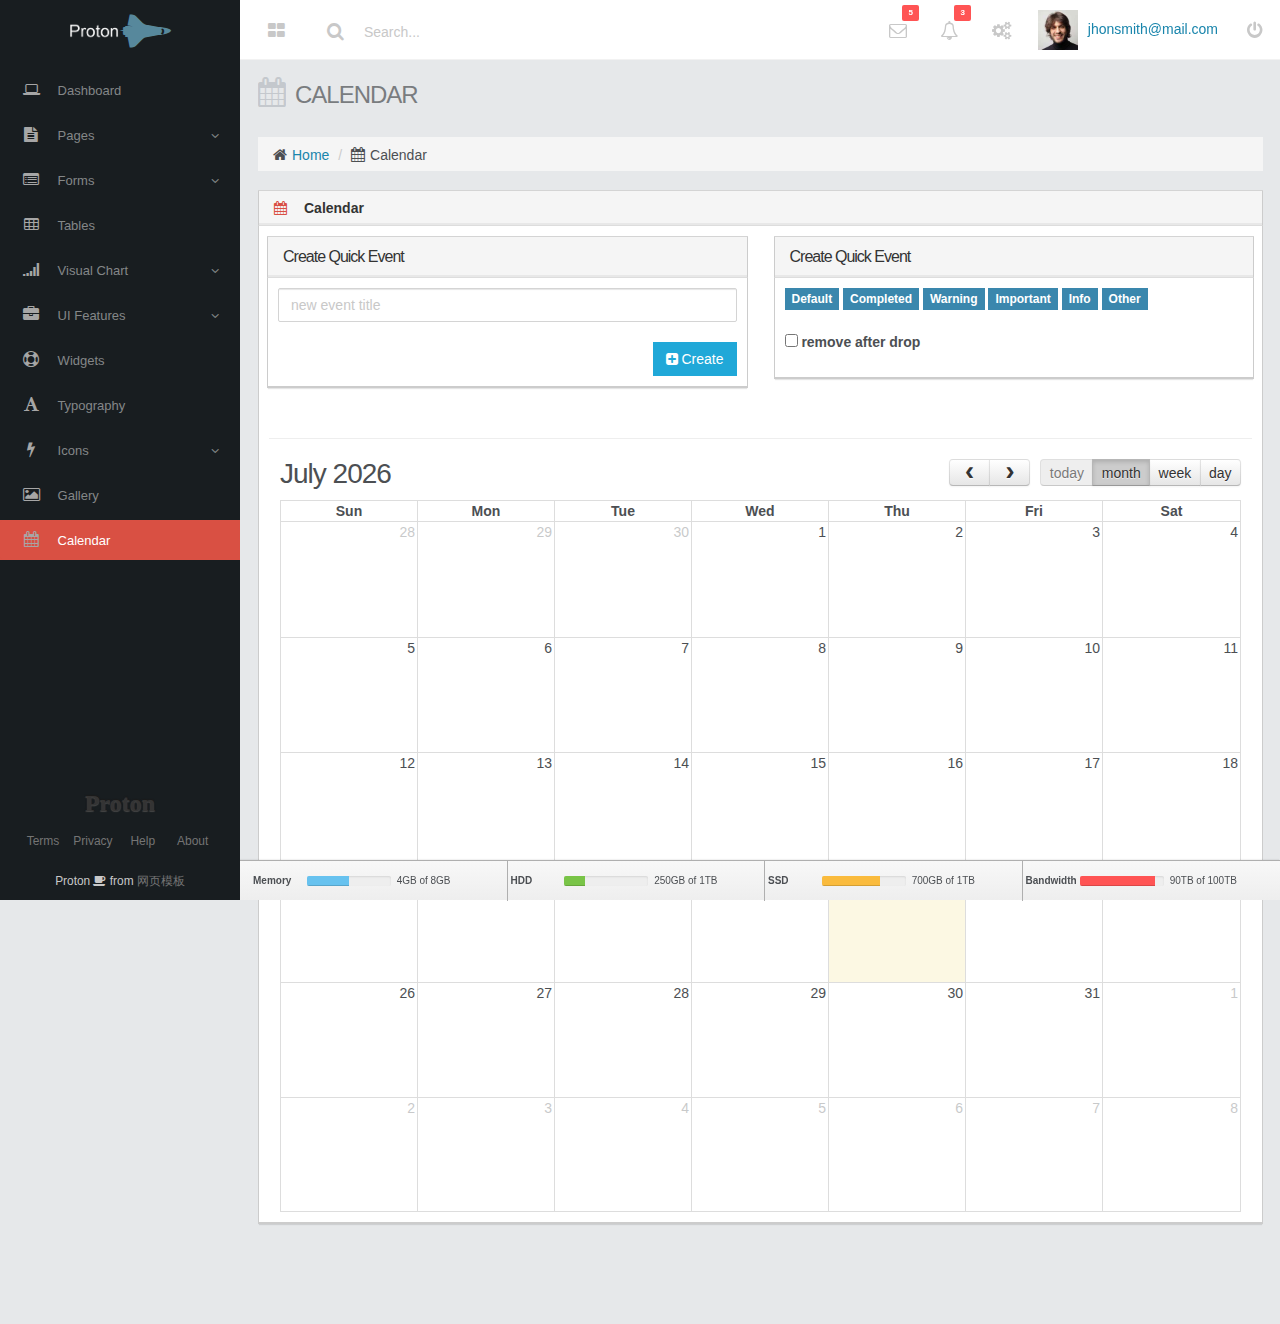
<file: templates/main/calendar.html>
<!DOCTYPE html>
<html lang="en">
	<head>
    	<meta charset="utf-8">
	    <meta http-equiv="X-UA-Compatible" content="IE=edge">
	    <meta name="viewport" content="width=device-width, initial-scale=1">
	    <title>Proton - Admin Template</title>		
		
		<!-- Import google fonts - Heading first/ text second -->
        <link rel='stylesheet' type='text/css' href='http://fonts.useso.com/css?family=Open+Sans:400,700|Droid+Sans:400,700' />
        <!--[if lt IE 9]>
<link href="http://fonts.useso.com/css?family=Open+Sans:400" rel="stylesheet" type="text/css" />
<link href="http://fonts.useso.com/css?family=Open+Sans:700" rel="stylesheet" type="text/css" />
<link href="http://fonts.useso.com/css?family=Droid+Sans:400" rel="stylesheet" type="text/css" />
<link href="http://fonts.useso.com/css?family=Droid+Sans:700" rel="stylesheet" type="text/css" />
<![endif]-->

		<!-- Favicon and touch icons -->
		<link rel="shortcut icon" href="assets/ico/favicon.ico" type="image/x-icon" />

	    <!-- Css files -->
	    <link href="assets/css/bootstrap.min.css" rel="stylesheet">		
		<link href="assets/css/jquery.mmenu.css" rel="stylesheet">		
		<link href="assets/css/font-awesome.min.css" rel="stylesheet">
		<link href="assets/plugins/jquery-ui/css/jquery-ui-1.10.4.min.css" rel="stylesheet">
		<link href="assets/plugins/fullcalendar/css/fullcalendar.css" rel="stylesheet">	
	    <link href="assets/css/style.min.css" rel="stylesheet">
		<link href="assets/css/add-ons.min.css" rel="stylesheet">		

	    <!-- HTML5 shim and Respond.js IE8 support of HTML5 elements and media queries -->
	    <!--[if lt IE 9]>
			<script src="https://oss.maxcdn.com/libs/html5shiv/3.7.0/html5shiv.js"></script>
			<script src="https://oss.maxcdn.com/libs/respond.js/1.4.2/respond.min.js"></script>
	    <![endif]-->
	</head>
</head>

<body>
	<!-- start: Header -->
	<div class="navbar" role="navigation">
	
		<div class="container-fluid">		
			
			<ul class="nav navbar-nav navbar-actions navbar-left">
				<li class="visible-md visible-lg"><a href="calendar.html#" id="main-menu-toggle"><i class="fa fa-th-large"></i></a></li>
				<li class="visible-xs visible-sm"><a href="calendar.html#" id="sidebar-menu"><i class="fa fa-navicon"></i></a></li>			
			</ul>
			
			<form class="navbar-form navbar-left">
				<button type="submit" class="fa fa-search"></button>
				<input type="text" class="form-control" placeholder="Search..."></a>
			</form>
			
	        <ul class="nav navbar-nav navbar-right">
				<li class="dropdown visible-md visible-lg">
	        		<a href="#" class="dropdown-toggle" data-toggle="dropdown"><i class="fa fa-envelope-o"></i><span class="badge">5</span></a>
	        		<ul class="dropdown-menu">
						<li class="dropdown-menu-header">
							<strong>Messages</strong>
							<div class="progress thin">
							  <div class="progress-bar progress-bar-success" role="progressbar" aria-valuenow="30" aria-valuemin="0" aria-valuemax="100" style="width: 30%">
							    <span class="sr-only">30% Complete (success)</span>
							  </div>
							</div>
						</li>
						<li class="avatar">
							<a href="page-inbox.html">
								<img class="avatar" src="assets/img/avatar1.jpg">
								<div>New message</div>
								<small>1 minute ago</small>
								<span class="label label-info">NEW</span>
							</a>
						</li>
						<li class="avatar">
							<a href="page-inbox.html">
								<img class="avatar" src="assets/img/avatar2.jpg">
								<div>New message</div>
								<small>3 minute ago</small>
								<span class="label label-info">NEW</span>
							</a>
						</li>
						<li class="avatar">
							<a href="page-inbox.html">
								<img class="avatar" src="assets/img/avatar3.jpg">
								<div>New message</div>
								<small>4 minute ago</small>
								<span class="label label-info">NEW</span>
							</a>
						</li>
						<li class="avatar">
							<a href="page-inbox.html">
								<img class="avatar" src="assets/img/avatar4.jpg">
								<div>New message</div>
								<small>30 minute ago</small>
							</a>
						</li>
						<li class="avatar">
							<a href="page-inbox.html">
								<img class="avatar" src="assets/img/avatar5.jpg">
								<div>New message</div>
								<small>1 hours ago</small>
							</a>
						</li>						
						<li class="dropdown-menu-footer text-center">
							<a href="page-inbox.html">View all messages</a>
						</li>	
	        		</ul>
	      		</li>
				<li class="dropdown visible-md visible-lg">
	        		<a href="#" class="dropdown-toggle" data-toggle="dropdown"><i class="fa fa-bell-o"></i><span class="badge">3</span></a>
	        		<ul class="dropdown-menu">
						<li class="dropdown-menu-header">
							<strong>Notifications</strong>
							<div class="progress thin">
							  <div class="progress-bar progress-bar-danger" role="progressbar" aria-valuenow="30" aria-valuemin="0" aria-valuemax="100" style="width: 30%">
							    <span class="sr-only">30% Complete (success)</span>
							  </div>
							</div>
						</li>							
                        <li class="clearfix">
							<i class="fa fa-comment"></i> 
                            <a href="page-activity.html" class="notification-user"> Sharon Rose </a> 
                            <span class="notification-action"> replied to your </span> 
                            <a href="page-activity.html" class="notification-link"> comment</a>
                        </li>
                        <li class="clearfix">
                            <i class="fa fa-pencil"></i> 
                            <a href="page-activity.html" class="notification-user"> Nadine </a> 
                            <span class="notification-action"> just write a </span> 
                            <a href="page-activity.html" class="notification-link"> post</a>
                        </li>
                        <li class="clearfix">
                            <i class="fa fa-trash-o"></i> 
                            <a href="page-activity.html" class="notification-user"> Lorenzo </a> 
                            <span class="notification-action"> just remove <a href="#" class="notification-link"> 12 files</a></span> 
                        </li>                        
						<li class="dropdown-menu-footer text-center">
							<a href="page-activity.html">View all notification</a>
						</li>
	        		</ul>
	      		</li>
				<li class="dropdown visible-md visible-lg">
					 <a href="#" class="dropdown-toggle" data-toggle="dropdown"><i class="fa fa-gears"></i></a>					
					<ul class="dropdown-menu update-menu" role="menu">
						<li><a href="#"><i class="fa fa-database"></i> Database </a>
                        </li>
                        <li><a href="#"><i class="fa fa-bar-chart-o"></i> Connection </a>
                        </li>
                        <li><a href="#"><i class="fa fa-bell"></i> Notification </a>
                        </li>
                        <li><a href="#"><i class="fa fa-envelope"></i> Message </a>
                        </li>
                        <li><a href="#"><i class="fa fa-flash"></i> Traffic </a>
                        </li>
						<li><a href="#"><i class="fa fa-credit-card"></i> Invoices </a>
                        </li>
                        <li><a href="#"><i class="fa fa-dollar"></i> Finances </a>
                        </li>
                        <li><a href="#"><i class="fa fa-thumbs-o-up"></i> Orders </a>
                        </li>
						<li><a href="#"><i class="fa fa-folder"></i> Directories </a>
                        </li>
                        <li><a href="#"><i class="fa fa-users"></i> Users </a>
                        </li>		
					</ul>
				</li>
				<li class="dropdown visible-md visible-lg">
	        		<a href="#" class="dropdown-toggle" data-toggle="dropdown"><img class="user-avatar" src="assets/img/avatar.jpg" alt="user-mail">jhonsmith@mail.com</a>
	        		<ul class="dropdown-menu">
						<li class="dropdown-menu-header">
							<strong>Account</strong>
						</li>						
						<li><a href="page-profile.html"><i class="fa fa-user"></i> Profile</a></li>
						<li><a href="page-login.html"><i class="fa fa-wrench"></i> Settings</a></li>
						<li><a href="page-invoice.html"><i class="fa fa-usd"></i> Payments <span class="label label-default">10</span></a></li>
						<li><a href="gallery.html"><i class="fa fa-file"></i> File <span class="label label-primary">27</span></a></li>
						<li class="divider"></li>						
						<li><a href="index.html"><i class="fa fa-sign-out"></i> Logout</a></li>	
	        		</ul>
	      		</li>
				<li><a href="index.html"><i class="fa fa-power-off"></i></a></li>
			</ul>
			
		</div>
		
	</div>
	<!-- end: Header -->
	
	<div class="container-fluid content">
	
		<div class="row">
				
			<!-- start: Main Menu -->
			<div class="sidebar ">
								
				<div class="sidebar-collapse">
					<div class="sidebar-header t-center">
                        <span><img class="text-logo" src="assets/img/logo1.png"><i class="fa fa-space-shuttle fa-3x blue"></i></span>
                    </div>										
					<div class="sidebar-menu">						
						<ul class="nav nav-sidebar">
							<li><a href="index.html"><i class="fa fa-laptop"></i><span class="text"> Dashboard</span></a></li>
							<li>
								<a href="#"><i class="fa fa-file-text"></i><span class="text"> Pages</span> <span class="fa fa-angle-down pull-right"></span></a>
								<ul class="nav sub">
									<li><a href="page-activity.html"><i class="fa fa-car"></i><span class="text"> Activity</span></a></li>
									<li><a href="page-inbox.html"><i class="fa fa-envelope"></i><span class="text"> Mail</span></a></li>
									<li><a href="page-invoice.html"><i class="fa fa-credit-card"></i><span class="text"> Invoice</span></a></li>
									<li><a href="page-profile.html"><i class="fa fa-heart-o"></i><span class="text"> Profile</span></a></li>
									<li><a href="page-pricing-tables.html"><i class="fa fa-columns"></i><span class="text"> Pricing Tables</span></a></li>
									<li><a href="page-404.html"><i class="fa fa-puzzle-piece"></i><span class="text"> 404</span></a></li>
									<li><a href="page-500.html"><i class="fa fa-puzzle-piece"></i><span class="text"> 500</span></a></li>
									<li><a href="page-lockscreen.html"><i class="fa fa-lock"></i><span class="text"> LockScreen1</span></a></li>
									<li><a href="page-lockscreen2.html"><i class="fa fa-lock"></i><span class="text"> LockScreen2</span></a></li>
									<li><a href="page-login.html"><i class="fa fa-key"></i><span class="text"> Login Page</span></a></li>
									<li><a href="page-register.html"><i class="fa fa-sign-in"></i><span class="text"> Register Page</span></a></li>
								</ul>	
							</li>
							<li>
								<a href="#"><i class="fa fa-list-alt"></i><span class="text"> Forms</span> <span class="fa fa-angle-down pull-right"></span></a>
								<ul class="nav sub">
									<li><a href="form-elements.html"><i class="fa fa-indent"></i><span class="text"> Form elements</span></a></li>
									<li><a href="form-wizard.html"><i class="fa fa-tags"></i><span class="text"> Wizard</span></a></li>
									<li><a href="form-dropzone.html"><i class="fa fa-plus-square-o"></i><span class="text"> Dropzone Upload</span></a></li>
									<li><a href="form-x-editable.html"><i class="fa fa-pencil"></i><span class="text"> X-editable</span></a></li>
								</ul>
							</li>
							<li><a href="table.html"><i class="fa fa-table"></i><span class="text"> Tables</span></a></li>
							<li>
								<a href="#"><i class="fa fa-signal"></i><span class="text"> Visual Chart</span> <span class="fa fa-angle-down pull-right"></span></a>
								<ul class="nav sub">
									<li><a href="chart-flot.html"><i class="fa fa-random"></i><span class="text"> Flot Chart</span></a></li>
									<li><a href="chart-xchart.html"><i class="fa fa-retweet"></i><span class="text"> xChart</span></a></li>
									<li><a href="chart-other.html"><i class="fa fa-bar-chart-o"></i><span class="text"> Other</span></a></li>
								</ul>
							</li>
							<li>
								<a href="#"><i class="fa fa-briefcase"></i><span class="text"> UI Features</span> <span class="fa fa-angle-down pull-right"></span></a>
								<ul class="nav sub">
									<li><a href="ui-sliders-progress.html"><i class="fa fa-align-left"></i><span class="text"> Progress</span></a></li>
									<li><a href="ui-nestable-list.html"><i class="fa fa-outdent"></i><span class="text"> Nestable Lists</span></a></li>
									<li><a href="ui-elements.html"><i class="fa fa-list"></i><span class="text"> Elements</span></a></li>
									<li><a href="ui-panels.html"><i class="fa fa-list-alt"></i><span class="text"> Panels</span></a></li>
									<li><a href="ui-buttons.html"><i class="fa fa-th"></i><span class="text"> Buttons</span></a></li>
								</ul>
							</li>
							<li><a href="widgets.html"><i class="fa fa-life-bouy"></i><span class="text"> Widgets</span></a></li>
							<li><a href="typography.html"><i class="fa fa-font"></i><span class="text"> Typography</span></a></li>
							<li>
								<a href="#"><i class="fa fa-bolt"></i><span class="text"> Icons</span> <span class="fa fa-angle-down pull-right"></span></a>
								<ul class="nav sub">
									<li><a href="icons-font-awesome.html"><i class="fa fa-meh-o"></i><span class="text"> Font Awesome</span></a></li>
									<li><a href="icons-climacons.html"><i class="fa fa-meh-o"></i><span class="text"> Climacons</span></a></li>
								</ul>
							</li>
							<li><a href="gallery.html"><i class="fa fa-picture-o"></i><span class="text"> Gallery</span></a></li>							
							<li><a href="calendar.html"><i class="fa fa-calendar"></i><span class="text"> Calendar</span></a></li>
						</ul>
					</div>					
				</div>
				<div class="sidebar-footer">					
					
					<div class="sidebar-brand">
						Proton
					</div>
					
					<ul class="sidebar-terms">
						<li><a href="index.html#">Terms</a></li>
						<li><a href="index.html#">Privacy</a></li>
						<li><a href="index.html#">Help</a></li>
						<li><a href="index.html#">About</a></li>
					</ul>
					
					<div class="copyright text-center">
						<small>Proton <i class="fa fa-coffee"></i> from <a href="http://www.cssmoban.com/" title="网页模板" target="_blank">网页模板</a></small>
					</div>					
				</div>	
				
			</div>
			<!-- end: Main Menu -->
						
		<!-- start: Content -->
		<div class="main ">
		
			<div class="row">
				<div class="col-lg-12">
					<h3 class="page-header"><i class="fa fa-calendar"></i>Calendar</h3>
					<ol class="breadcrumb">
						<li><i class="fa fa-home"></i><a href="index.html">Home</a></li>				
						<li><i class="fa fa-calendar"></i>Calendar</li>
					</ol>
				</div>
			</div>
			
			<div class="row">
				<div class="col-lg-12">
				  	<div class="panel panel-default">
						<div class="panel-heading">
							<h2><i class="fa fa-calendar red"></i><strong>Calendar</strong></h2>
						</div>
					  
						<div class="panel-body">
							
							<div class="row">
								<div class="col-md-6">
									<div class="panel panel-default">
										<div class="panel-heading">
											<h3 class="panel-title">Create Quick Event</h3>
										</div>
										<div class="panel-body">
											<input type="text" class="form-control" id="quick-event-name" placeholder="new event title"><br>
											<button type="button" id="btn-quick-event" class="btn btn-primary pull-right"><i class="fa fa-plus-square"></i> Create</button>
										</div>
									</div>
								</div>
								<div class="col-md-6">
									<div class="panel panel-default">
										<div class="panel-heading">
											<h3 class="panel-title">Create Quick Event</h3>
										</div>
										<div class="panel-body">
											<div id="external-events">			
												<div class="external-event badge">Default</div>
												<div class="external-event badge">Completed</div>
												<div class="external-event badge">Warning</div>
												<div class="external-event badge">Important</div>
												<div class="external-event badge">Info</div>
												<div class="external-event badge">Other</div><br><br>
												<p>
													<label for="drop-remove"><input type="checkbox" id="drop-remove" /> remove after drop</label>
												</p>
											</div>
										</div>
									</div>									
								</div>
							</div>
							<hr>
							
							<div class="row">
								
								<div class="col-lg-12">
									<div id="calendar" class="col-lg-12"></div>	
								</div>
								
							</div>
						</div>
					</div>
				</div>
			</div><!--/row-->

		</div>
		<!-- end: Content -->
		<br><br><br>
		
		
		<div id="usage">
			<ul>
				<li>
					<div class="title">Memory</div>
					<div class="bar">
						<div class="progress">
						  	<div class="progress-bar progress-bar-info" role="progressbar" aria-valuenow="50" aria-valuemin="0" aria-valuemax="100" style="width: 50%"></div>
						</div>
					</div>			
					<div class="desc">4GB of 8GB</div>
				</li>
				<li>
					<div class="title">HDD</div>
					<div class="bar">
						<div class="progress">
						  	<div class="progress-bar progress-bar-success" role="progressbar" aria-valuenow="25" aria-valuemin="0" aria-valuemax="100" style="width: 25%"></div>
						</div>
					</div>			
					<div class="desc">250GB of 1TB</div>
				</li>
				<li>
					<div class="title">SSD</div>
					<div class="bar">
						<div class="progress">
					  		<div class="progress-bar progress-bar-warning" role="progressbar" aria-valuenow="70" aria-valuemin="0" aria-valuemax="100" style="width: 70%"></div>
						</div>
					</div>			
					<div class="desc">700GB of 1TB</div>
				</li>
				<li>
					<div class="title">Bandwidth</div>
					<div class="bar">
						<div class="progress">
					  		<div class="progress-bar progress-bar-danger" role="progressbar" aria-valuenow="90" aria-valuemin="0" aria-valuemax="100" style="width: 90%"></div>
						</div>
					</div>			
					<div class="desc">90TB of 100TB</div>
				</li>				
			</ul>	
		</div>	
		
	</div><!--/container-->
		
	
	<div class="modal fade" id="myModal">
		<div class="modal-dialog">
			<div class="modal-content">
				<div class="modal-header">
					<button type="button" class="close" data-dismiss="modal" aria-hidden="true">&times;</button>
					<h4 class="modal-title">Modal title</h4>
				</div>
				<div class="modal-body">
					<p>Here settings can be configured...</p>
				</div>
				<div class="modal-footer">
					<button type="button" class="btn btn-default" data-dismiss="modal">Close</button>
					<button type="button" class="btn btn-primary">Save changes</button>
				</div>
			</div><!-- /.modal-content -->
		</div><!-- /.modal-dialog -->
	</div><!-- /.modal -->
	
	<div class="clearfix"></div>
	
		
	<!-- start: JavaScript-->
	<!--[if !IE]>-->

			<script src="assets/js/jquery-2.1.1.min.js"></script>

	<!--<![endif]-->

	<!--[if IE]>
	
		<script src="assets/js/jquery-1.11.1.min.js"></script>
	
	<![endif]-->

	<!--[if !IE]>-->

		<script type="text/javascript">
			window.jQuery || document.write("<script src='assets/js/jquery-2.1.1.min.js'>"+"<"+"/script>");
		</script>

	<!--<![endif]-->

	<!--[if IE]>
	
		<script type="text/javascript">
	 	window.jQuery || document.write("<script src='assets/js/jquery-1.11.1.min.js'>"+"<"+"/script>");
		</script>
		
	<![endif]-->
	<script src="assets/js/jquery-migrate-1.2.1.min.js"></script>
	<script src="assets/js/bootstrap.min.js"></script>	
	
	
	<!-- page scripts -->
	<script src="assets/plugins/jquery-ui/js/jquery-ui-1.10.4.min.js"></script>
	<script src="assets/plugins/moment/moment.min.js"></script>
	<script src="assets/plugins/fullcalendar/js/fullcalendar.min.js"></script>
	
	<!-- theme scripts -->
	<script src="assets/js/SmoothScroll.js"></script>
	<script src="assets/js/jquery.mmenu.min.js"></script>
	<script src="assets/js/core.min.js"></script>
	
	<!-- inline scripts related to this page -->
	<script src="assets/js/pages/calendar.js"></script>
	
	<!-- end: JavaScript-->
	
</body>
</html>
</file>
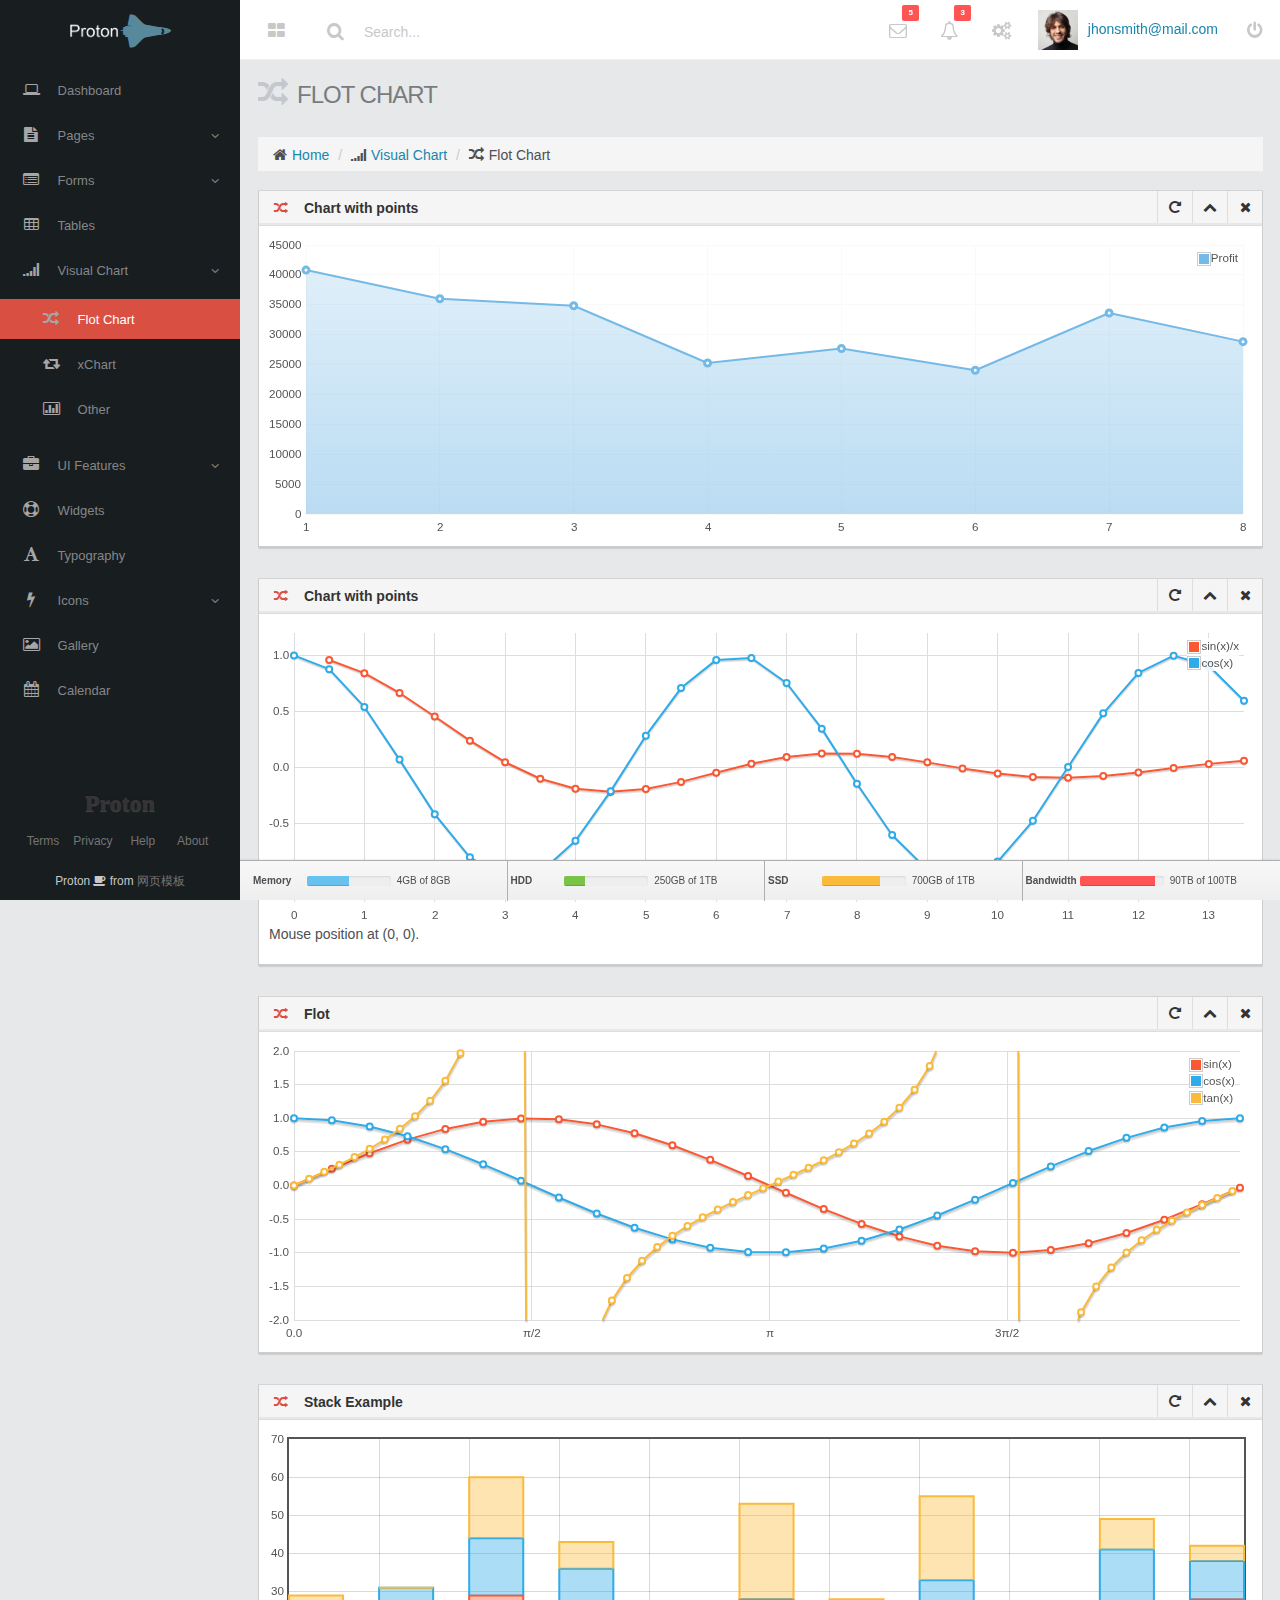
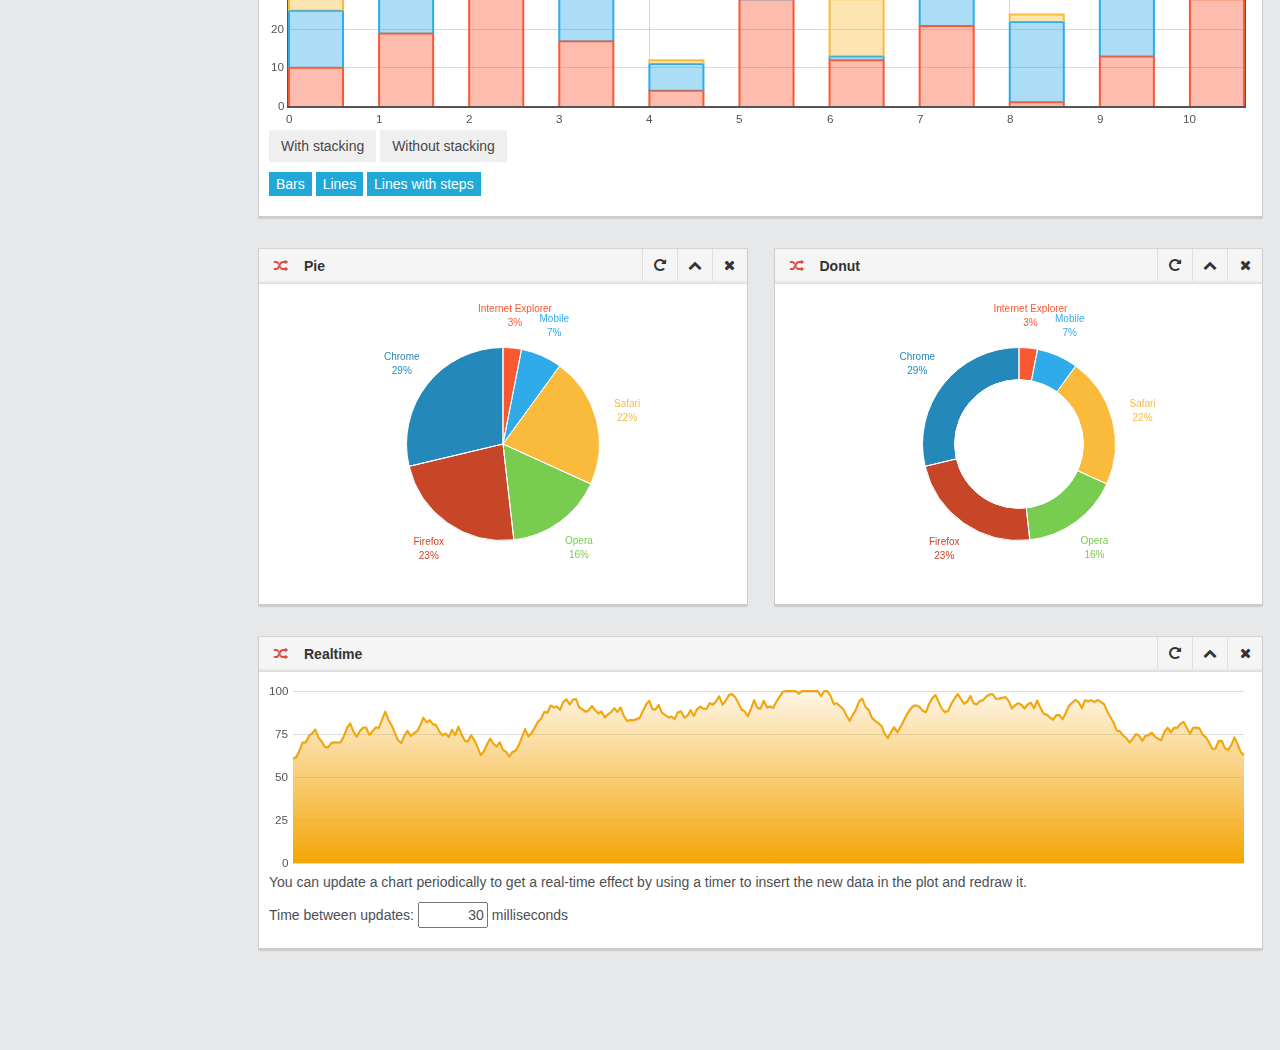
<file: templates/main/chart-flot.html>
<!DOCTYPE html>
<html lang="en">
	<head>
    	<meta charset="utf-8">
	    <meta http-equiv="X-UA-Compatible" content="IE=edge">
	    <meta name="viewport" content="width=device-width, initial-scale=1">
	    <title>Proton - Admin Template</title>		
		
		<!-- Import google fonts - Heading first/ text second -->
        <link rel='stylesheet' type='text/css' href='http://fonts.useso.com/css?family=Open+Sans:400,700|Droid+Sans:400,700' />
        <!--[if lt IE 9]>
<link href="http://fonts.useso.com/css?family=Open+Sans:400" rel="stylesheet" type="text/css" />
<link href="http://fonts.useso.com/css?family=Open+Sans:700" rel="stylesheet" type="text/css" />
<link href="http://fonts.useso.com/css?family=Droid+Sans:400" rel="stylesheet" type="text/css" />
<link href="http://fonts.useso.com/css?family=Droid+Sans:700" rel="stylesheet" type="text/css" />
<![endif]-->

		<!-- Favicon and touch icons -->
		<link rel="shortcut icon" href="assets/ico/favicon.ico" type="image/x-icon" />

	    <!-- Css files -->
	    <link href="assets/css/bootstrap.min.css" rel="stylesheet">		
		<link href="assets/css/jquery.mmenu.css" rel="stylesheet">		
		<link href="assets/css/font-awesome.min.css" rel="stylesheet">
		<link href="assets/plugins/jquery-ui/css/jquery-ui-1.10.4.min.css" rel="stylesheet">
	    <link href="assets/css/style.min.css" rel="stylesheet">
		<link href="assets/css/add-ons.min.css" rel="stylesheet">	

	    <!-- HTML5 shim and Respond.js IE8 support of HTML5 elements and media queries -->
	    <!--[if lt IE 9]>
			<script src="https://oss.maxcdn.com/libs/html5shiv/3.7.0/html5shiv.js"></script>
			<script src="https://oss.maxcdn.com/libs/respond.js/1.4.2/respond.min.js"></script>
	    <![endif]-->
	</head>
</head>

<body>
	<!-- start: Header -->
	<div class="navbar" role="navigation">
	
		<div class="container-fluid">		
			
			<ul class="nav navbar-nav navbar-actions navbar-left">
				<li class="visible-md visible-lg"><a href="chart-flot.html#" id="main-menu-toggle"><i class="fa fa-th-large"></i></a></li>
				<li class="visible-xs visible-sm"><a href="chart-flot.html#" id="sidebar-menu"><i class="fa fa-navicon"></i></a></li>			
			</ul>
			
			<form class="navbar-form navbar-left">
				<button type="submit" class="fa fa-search"></button>
				<input type="text" class="form-control" placeholder="Search..."></a>
			</form>
			
	        <ul class="nav navbar-nav navbar-right">
				<li class="dropdown visible-md visible-lg">
	        		<a href="#" class="dropdown-toggle" data-toggle="dropdown"><i class="fa fa-envelope-o"></i><span class="badge">5</span></a>
	        		<ul class="dropdown-menu">
						<li class="dropdown-menu-header">
							<strong>Messages</strong>
							<div class="progress thin">
							  <div class="progress-bar progress-bar-success" role="progressbar" aria-valuenow="30" aria-valuemin="0" aria-valuemax="100" style="width: 30%">
							    <span class="sr-only">30% Complete (success)</span>
							  </div>
							</div>
						</li>
						<li class="avatar">
							<a href="page-inbox.html">
								<img class="avatar" src="assets/img/avatar1.jpg">
								<div>New message</div>
								<small>1 minute ago</small>
								<span class="label label-info">NEW</span>
							</a>
						</li>
						<li class="avatar">
							<a href="page-inbox.html">
								<img class="avatar" src="assets/img/avatar2.jpg">
								<div>New message</div>
								<small>3 minute ago</small>
								<span class="label label-info">NEW</span>
							</a>
						</li>
						<li class="avatar">
							<a href="page-inbox.html">
								<img class="avatar" src="assets/img/avatar3.jpg">
								<div>New message</div>
								<small>4 minute ago</small>
								<span class="label label-info">NEW</span>
							</a>
						</li>
						<li class="avatar">
							<a href="page-inbox.html">
								<img class="avatar" src="assets/img/avatar4.jpg">
								<div>New message</div>
								<small>30 minute ago</small>
							</a>
						</li>
						<li class="avatar">
							<a href="page-inbox.html">
								<img class="avatar" src="assets/img/avatar5.jpg">
								<div>New message</div>
								<small>1 hours ago</small>
							</a>
						</li>						
						<li class="dropdown-menu-footer text-center">
							<a href="page-inbox.html">View all messages</a>
						</li>	
	        		</ul>
	      		</li>
				<li class="dropdown visible-md visible-lg">
	        		<a href="#" class="dropdown-toggle" data-toggle="dropdown"><i class="fa fa-bell-o"></i><span class="badge">3</span></a>
	        		<ul class="dropdown-menu">
						<li class="dropdown-menu-header">
							<strong>Notifications</strong>
							<div class="progress thin">
							  <div class="progress-bar progress-bar-danger" role="progressbar" aria-valuenow="30" aria-valuemin="0" aria-valuemax="100" style="width: 30%">
							    <span class="sr-only">30% Complete (success)</span>
							  </div>
							</div>
						</li>							
                        <li class="clearfix">
							<i class="fa fa-comment"></i> 
                            <a href="page-activity.html" class="notification-user"> Sharon Rose </a> 
                            <span class="notification-action"> replied to your </span> 
                            <a href="page-activity.html" class="notification-link"> comment</a>
                        </li>
                        <li class="clearfix">
                            <i class="fa fa-pencil"></i> 
                            <a href="page-activity.html" class="notification-user"> Nadine </a> 
                            <span class="notification-action"> just write a </span> 
                            <a href="page-activity.html" class="notification-link"> post</a>
                        </li>
                        <li class="clearfix">
                            <i class="fa fa-trash-o"></i> 
                            <a href="page-activity.html" class="notification-user"> Lorenzo </a> 
                            <span class="notification-action"> just remove <a href="#" class="notification-link"> 12 files</a></span> 
                        </li>                        
						<li class="dropdown-menu-footer text-center">
							<a href="page-activity.html">View all notification</a>
						</li>
	        		</ul>
	      		</li>
				<li class="dropdown visible-md visible-lg">
					 <a href="#" class="dropdown-toggle" data-toggle="dropdown"><i class="fa fa-gears"></i></a>					
					<ul class="dropdown-menu update-menu" role="menu">
						<li><a href="#"><i class="fa fa-database"></i> Database </a>
                        </li>
                        <li><a href="#"><i class="fa fa-bar-chart-o"></i> Connection </a>
                        </li>
                        <li><a href="#"><i class="fa fa-bell"></i> Notification </a>
                        </li>
                        <li><a href="#"><i class="fa fa-envelope"></i> Message </a>
                        </li>
                        <li><a href="#"><i class="fa fa-flash"></i> Traffic </a>
                        </li>
						<li><a href="#"><i class="fa fa-credit-card"></i> Invoices </a>
                        </li>
                        <li><a href="#"><i class="fa fa-dollar"></i> Finances </a>
                        </li>
                        <li><a href="#"><i class="fa fa-thumbs-o-up"></i> Orders </a>
                        </li>
						<li><a href="#"><i class="fa fa-folder"></i> Directories </a>
                        </li>
                        <li><a href="#"><i class="fa fa-users"></i> Users </a>
                        </li>		
					</ul>
				</li>
				<li class="dropdown visible-md visible-lg">
	        		<a href="#" class="dropdown-toggle" data-toggle="dropdown"><img class="user-avatar" src="assets/img/avatar.jpg" alt="user-mail">jhonsmith@mail.com</a>
	        		<ul class="dropdown-menu">
						<li class="dropdown-menu-header">
							<strong>Account</strong>
						</li>						
						<li><a href="page-profile.html"><i class="fa fa-user"></i> Profile</a></li>
						<li><a href="page-login.html"><i class="fa fa-wrench"></i> Settings</a></li>
						<li><a href="page-invoice.html"><i class="fa fa-usd"></i> Payments <span class="label label-default">10</span></a></li>
						<li><a href="gallery.html"><i class="fa fa-file"></i> File <span class="label label-primary">27</span></a></li>
						<li class="divider"></li>						
						<li><a href="index.html"><i class="fa fa-sign-out"></i> Logout</a></li>	
	        		</ul>
	      		</li>
				<li><a href="index.html"><i class="fa fa-power-off"></i></a></li>
			</ul>
			
		</div>
		
	</div>
	<!-- end: Header -->
	
	<div class="container-fluid content">
	
		<div class="row">
				
			<!-- start: Main Menu -->
			<div class="sidebar ">
								
				<div class="sidebar-collapse">
					<div class="sidebar-header t-center">
                        <span><img class="text-logo" src="assets/img/logo1.png"><i class="fa fa-space-shuttle fa-3x blue"></i></span>
                    </div>										
					<div class="sidebar-menu">						
						<ul class="nav nav-sidebar">
							<li><a href="index.html"><i class="fa fa-laptop"></i><span class="text"> Dashboard</span></a></li>
							<li>
								<a href="#"><i class="fa fa-file-text"></i><span class="text"> Pages</span> <span class="fa fa-angle-down pull-right"></span></a>
								<ul class="nav sub">
									<li><a href="page-activity.html"><i class="fa fa-car"></i><span class="text"> Activity</span></a></li>
									<li><a href="page-inbox.html"><i class="fa fa-envelope"></i><span class="text"> Mail</span></a></li>
									<li><a href="page-invoice.html"><i class="fa fa-credit-card"></i><span class="text"> Invoice</span></a></li>
									<li><a href="page-profile.html"><i class="fa fa-heart-o"></i><span class="text"> Profile</span></a></li>
									<li><a href="page-pricing-tables.html"><i class="fa fa-columns"></i><span class="text"> Pricing Tables</span></a></li>
									<li><a href="page-404.html"><i class="fa fa-puzzle-piece"></i><span class="text"> 404</span></a></li>
									<li><a href="page-500.html"><i class="fa fa-puzzle-piece"></i><span class="text"> 500</span></a></li>
									<li><a href="page-lockscreen.html"><i class="fa fa-lock"></i><span class="text"> LockScreen1</span></a></li>
									<li><a href="page-lockscreen2.html"><i class="fa fa-lock"></i><span class="text"> LockScreen2</span></a></li>
									<li><a href="page-login.html"><i class="fa fa-key"></i><span class="text"> Login Page</span></a></li>
									<li><a href="page-register.html"><i class="fa fa-sign-in"></i><span class="text"> Register Page</span></a></li>
								</ul>	
							</li>
							<li>
								<a href="#"><i class="fa fa-list-alt"></i><span class="text"> Forms</span> <span class="fa fa-angle-down pull-right"></span></a>
								<ul class="nav sub">
									<li><a href="form-elements.html"><i class="fa fa-indent"></i><span class="text"> Form elements</span></a></li>
									<li><a href="form-wizard.html"><i class="fa fa-tags"></i><span class="text"> Wizard</span></a></li>
									<li><a href="form-dropzone.html"><i class="fa fa-plus-square-o"></i><span class="text"> Dropzone Upload</span></a></li>
									<li><a href="form-x-editable.html"><i class="fa fa-pencil"></i><span class="text"> X-editable</span></a></li>
								</ul>
							</li>
							<li><a href="table.html"><i class="fa fa-table"></i><span class="text"> Tables</span></a></li>
							<li>
								<a href="#"><i class="fa fa-signal"></i><span class="text"> Visual Chart</span> <span class="fa fa-angle-down pull-right"></span></a>
								<ul class="nav sub">
									<li><a href="chart-flot.html"><i class="fa fa-random"></i><span class="text"> Flot Chart</span></a></li>
									<li><a href="chart-xchart.html"><i class="fa fa-retweet"></i><span class="text"> xChart</span></a></li>
									<li><a href="chart-other.html"><i class="fa fa-bar-chart-o"></i><span class="text"> Other</span></a></li>
								</ul>
							</li>
							<li>
								<a href="#"><i class="fa fa-briefcase"></i><span class="text"> UI Features</span> <span class="fa fa-angle-down pull-right"></span></a>
								<ul class="nav sub">
									<li><a href="ui-sliders-progress.html"><i class="fa fa-align-left"></i><span class="text"> Progress</span></a></li>
									<li><a href="ui-nestable-list.html"><i class="fa fa-outdent"></i><span class="text"> Nestable Lists</span></a></li>
									<li><a href="ui-elements.html"><i class="fa fa-list"></i><span class="text"> Elements</span></a></li>
									<li><a href="ui-panels.html"><i class="fa fa-list-alt"></i><span class="text"> Panels</span></a></li>
									<li><a href="ui-buttons.html"><i class="fa fa-th"></i><span class="text"> Buttons</span></a></li>
								</ul>
							</li>
							<li><a href="widgets.html"><i class="fa fa-life-bouy"></i><span class="text"> Widgets</span></a></li>
							<li><a href="typography.html"><i class="fa fa-font"></i><span class="text"> Typography</span></a></li>
							<li>
								<a href="#"><i class="fa fa-bolt"></i><span class="text"> Icons</span> <span class="fa fa-angle-down pull-right"></span></a>
								<ul class="nav sub">
									<li><a href="icons-font-awesome.html"><i class="fa fa-meh-o"></i><span class="text"> Font Awesome</span></a></li>
									<li><a href="icons-climacons.html"><i class="fa fa-meh-o"></i><span class="text"> Climacons</span></a></li>
								</ul>
							</li>
							<li><a href="gallery.html"><i class="fa fa-picture-o"></i><span class="text"> Gallery</span></a></li>							
							<li><a href="calendar.html"><i class="fa fa-calendar"></i><span class="text"> Calendar</span></a></li>
						</ul>
					</div>					
				</div>
				<div class="sidebar-footer">					
					
					<div class="sidebar-brand">
						Proton
					</div>
					
					<ul class="sidebar-terms">
						<li><a href="index.html#">Terms</a></li>
						<li><a href="index.html#">Privacy</a></li>
						<li><a href="index.html#">Help</a></li>
						<li><a href="index.html#">About</a></li>
					</ul>
					
					<div class="copyright text-center">
						<small>Proton <i class="fa fa-coffee"></i> from <a href="http://www.cssmoban.com/" title="网页模板" target="_blank">网页模板</a></small>
					</div>					
				</div>	
				
			</div>
			<!-- end: Main Menu -->
						
		<!-- start: Content -->
		<div class="main ">
		
			<div class="row">
				<div class="col-lg-12">
					<h3 class="page-header"><i class="fa fa-random"></i>Flot Chart</h3>
					<ol class="breadcrumb">
						<li><i class="fa fa-home"></i><a href="index.html">Home</a></li>
						<li><i class="fa fa-signal"></i><a href="#">Visual Chart</a></li>
						<li><i class="fa fa-random"></i>Flot Chart</li>				
					</ol>
				</div>
			</div>
			
			<div class="row">
				
				<div class="col-lg-12">
					<div class="panel panel-default">
						<div class="panel-heading">
							<h2><i class="fa fa-random red"></i><span class="break"></span><strong>Chart with points</strong></h2>
							<div class="panel-actions">
								<a href="charts-flot.html#" class="btn-setting"><i class="fa fa-rotate-right"></i></a>
								<a href="charts-flot.html#" class="btn-minimize"><i class="fa fa-chevron-up"></i></a>
								<a href="charts-flot.html#" class="btn-close"><i class="fa fa-times"></i></a>
							</div>
						</div>						
						<div class="panel-body">
							<div id="dotChart" style="height:300px" ></div>
						</div>
					</div>
				</div><!--/col-->			
			
			</div><!--/row-->

			<div class="row">
				
				<div class="col-sm-12">
					<div class="panel panel-default">
						<div class="panel-heading">
							<h2><i class="fa fa-random red"></i><span class="break"></span><strong>Chart with points</strong></h2>
							<div class="panel-actions">
								<a href="charts-flot.html#" class="btn-setting"><i class="fa fa-rotate-right"></i></a>
								<a href="charts-flot.html#" class="btn-minimize"><i class="fa fa-chevron-up"></i></a>
								<a href="charts-flot.html#" class="btn-close"><i class="fa fa-times"></i></a>
							</div>
						</div>
						<div class="panel-body">
							<div id="sincos"  class="center" style="height:300px;" ></div>
							<p id="hoverdata">Mouse position at (<span id="x">0</span>, <span id="y">0</span>). <span id="clickdata"></span></p>
						</div>
					</div><!--/col-->
				
				</div>
				
				<div class="col-sm-12">
				
					<div class="panel panel-default">
						<div class="panel-heading">
							<h2><i class="fa fa-random red"></i><span class="break"></span><strong>Flot</strong></h2>
							<div class="panel-actions">
								<a href="charts-flot.html#" class="btn-setting"><i class="fa fa-rotate-right"></i></a>
								<a href="charts-flot.html#" class="btn-minimize"><i class="fa fa-chevron-up"></i></a>
								<a href="charts-flot.html#" class="btn-close"><i class="fa fa-times"></i></a>
							</div>
						</div>
						<div class="panel-body">
							<div id="flotchart" class="center" style="height:300px"></div>
						</div>
					</div>
					</div>
					<div class="col-sm-12">
					<div class="panel panel-default">
						<div class="panel-heading">
							<h2><i class="fa fa-random red"></i><span class="break"></span><strong>Stack Example</strong></h2>
							<div class="panel-actions">
								<a href="charts-flot.html#" class="btn-setting"><i class="fa fa-rotate-right"></i></a>
								<a href="charts-flot.html#" class="btn-minimize"><i class="fa fa-chevron-up"></i></a>
								<a href="charts-flot.html#" class="btn-close"><i class="fa fa-times"></i></a>
							</div>
						</div>
						<div class="panel-body">
							 <div id="stackchart" class="center" style="height:300px;"></div>

							<p class="stackControls center">
								<input class="btn" type="button" value="With stacking">
								<input class="btn" type="button" value="Without stacking">
							</p>

							<p class="graphControls center">
								<input class="btn-primary" type="button" value="Bars">
								<input class="btn-primary" type="button" value="Lines">
								<input class="btn-primary" type="button" value="Lines with steps">
							</p>
						</div>
					</div>
					
				</div><!--/col-->

			</div><!--/row-->
			
			<div class="row">
				<div class="col-sm-6">
					<div class="panel panel-default">
						<div class="panel-heading">
							<h2><i class="fa fa-random red"></i><span class="break"></span><strong>Pie</strong></h2>
							<div class="panel-actions">
								<a href="charts-flot.html#" class="btn-setting"><i class="fa fa-rotate-right"></i></a>
								<a href="charts-flot.html#" class="btn-minimize"><i class="fa fa-chevron-up"></i></a>
								<a href="charts-flot.html#" class="btn-close"><i class="fa fa-times"></i></a>
							</div>
						</div>
						<div class="panel-body">
								<div id="piechart" style="height:300px"></div>
						</div>
					</div>
				</div><!--/col-->
			
				<div class="col-sm-6">
					<div class="panel panel-default">
						<div class="panel-heading">
							<h2><i class="fa fa-random red"></i><span class="break"></span><strong>Donut</strong></h2>
							<div class="panel-actions">
								<a href="charts-flot.html#" class="btn-setting"><i class="fa fa-rotate-right"></i></a>
								<a href="charts-flot.html#" class="btn-minimize"><i class="fa fa-chevron-up"></i></a>
								<a href="charts-flot.html#" class="btn-close"><i class="fa fa-times"></i></a>
							</div>
						</div>
						<div class="panel-body">
							 <div id="donutchart" style="height: 300px;"></div>
						</div>
					</div>
				</div><!--/col-->
			
			</div><!--/row-->
				
			<div class="row">
				
				<div class="col-sm-12">
					<div class="panel panel-default">
						<div class="panel-heading">
							<h2><i class="fa fa-random red"></i><span class="break"></span><strong>Realtime</strong></h2>
							<div class="panel-actions">
								<a href="charts-flot.html#" class="btn-setting"><i class="fa fa-rotate-right"></i></a>
								<a href="charts-flot.html#" class="btn-minimize"><i class="fa fa-chevron-up"></i></a>
								<a href="charts-flot.html#" class="btn-close"><i class="fa fa-times"></i></a>
							</div>
						</div>
						<div class="panel-body">
							 <div id="realtimechart" style="height:190px;"></div>
							 <p>You can update a chart periodically to get a real-time effect by using a timer to insert the new data in the plot and redraw it.</p>
							 <p>Time between updates: <input id="updateInterval" type="text" value="" style="text-align: right; width:5em"> milliseconds</p>
						</div>
					</div>
				</div><!--/col-->
				
			</div><!--/row-->	
							
		</div>
		<!-- end: Content -->
		<br><br><br>		
			
		<div id="usage">
			<ul>
				<li>
					<div class="title">Memory</div>
					<div class="bar">
						<div class="progress">
						  	<div class="progress-bar progress-bar-info" role="progressbar" aria-valuenow="50" aria-valuemin="0" aria-valuemax="100" style="width: 50%"></div>
						</div>
					</div>			
					<div class="desc">4GB of 8GB</div>
				</li>
				<li>
					<div class="title">HDD</div>
					<div class="bar">
						<div class="progress">
						  	<div class="progress-bar progress-bar-success" role="progressbar" aria-valuenow="25" aria-valuemin="0" aria-valuemax="100" style="width: 25%"></div>
						</div>
					</div>			
					<div class="desc">250GB of 1TB</div>
				</li>
				<li>
					<div class="title">SSD</div>
					<div class="bar">
						<div class="progress">
					  		<div class="progress-bar progress-bar-warning" role="progressbar" aria-valuenow="70" aria-valuemin="0" aria-valuemax="100" style="width: 70%"></div>
						</div>
					</div>			
					<div class="desc">700GB of 1TB</div>
				</li>
				<li>
					<div class="title">Bandwidth</div>
					<div class="bar">
						<div class="progress">
					  		<div class="progress-bar progress-bar-danger" role="progressbar" aria-valuenow="90" aria-valuemin="0" aria-valuemax="100" style="width: 90%"></div>
						</div>
					</div>			
					<div class="desc">90TB of 100TB</div>
				</li>				
			</ul>	
		</div>		
		
	</div><!--/container-->
		
	
	<div class="modal fade" id="myModal">
		<div class="modal-dialog">
			<div class="modal-content">
				<div class="modal-header">
					<button type="button" class="close" data-dismiss="modal" aria-hidden="true">&times;</button>
					<h4 class="modal-title">Modal title</h4>
				</div>
				<div class="modal-body">
					<p>Here settings can be configured...</p>
				</div>
				<div class="modal-footer">
					<button type="button" class="btn btn-default" data-dismiss="modal">Close</button>
					<button type="button" class="btn btn-primary">Save changes</button>
				</div>
			</div><!-- /.modal-content -->
		</div><!-- /.modal-dialog -->
	</div><!-- /.modal -->
	
	<div class="clearfix"></div>
	
		
	<!-- start: JavaScript-->
	<!--[if !IE]>-->

			<script src="assets/js/jquery-2.1.1.min.js"></script>

	<!--<![endif]-->

	<!--[if IE]>
	
		<script src="assets/js/jquery-1.11.1.min.js"></script>
	
	<![endif]-->

	<!--[if !IE]>-->

		<script type="text/javascript">
			window.jQuery || document.write("<script src='assets/js/jquery-2.1.1.min.js'>"+"<"+"/script>");
		</script>

	<!--<![endif]-->

	<!--[if IE]>
	
		<script type="text/javascript">
	 	window.jQuery || document.write("<script src='assets/js/jquery-1.11.1.min.js'>"+"<"+"/script>");
		</script>
		
	<![endif]-->
	<script src="assets/js/jquery-migrate-1.2.1.min.js"></script>
	<script src="assets/js/bootstrap.min.js"></script>	
	
	
	<!-- page scripts -->
	<script src="assets/plugins/jquery-ui/js/jquery-ui-1.10.4.min.js"></script>
	<!--[if lte IE 8]>
		<script language="javascript" type="text/javascript" src="assets/plugins/excanvas/excanvas.min.js"></script>
	<![endif]-->
	<script src="assets/plugins/flot/jquery.flot.min.js"></script>
	<script src="assets/plugins/flot/jquery.flot.pie.min.js"></script>
	<script src="assets/plugins/flot/jquery.flot.stack.min.js"></script>
	<script src="assets/plugins/flot/jquery.flot.resize.min.js"></script>
	<script src="assets/plugins/flot/jquery.flot.time.min.js"></script>
	
	<!-- theme scripts -->
	<script src="assets/js/SmoothScroll.js"></script>
	<script src="assets/js/jquery.mmenu.min.js"></script>
	<script src="assets/js/core.min.js"></script>
	
	<!-- inline scripts related to this page -->
	<script src="assets/js/pages/charts-flot.js"></script>
	
	<!-- end: JavaScript-->
	
</body>
</html>
</file>
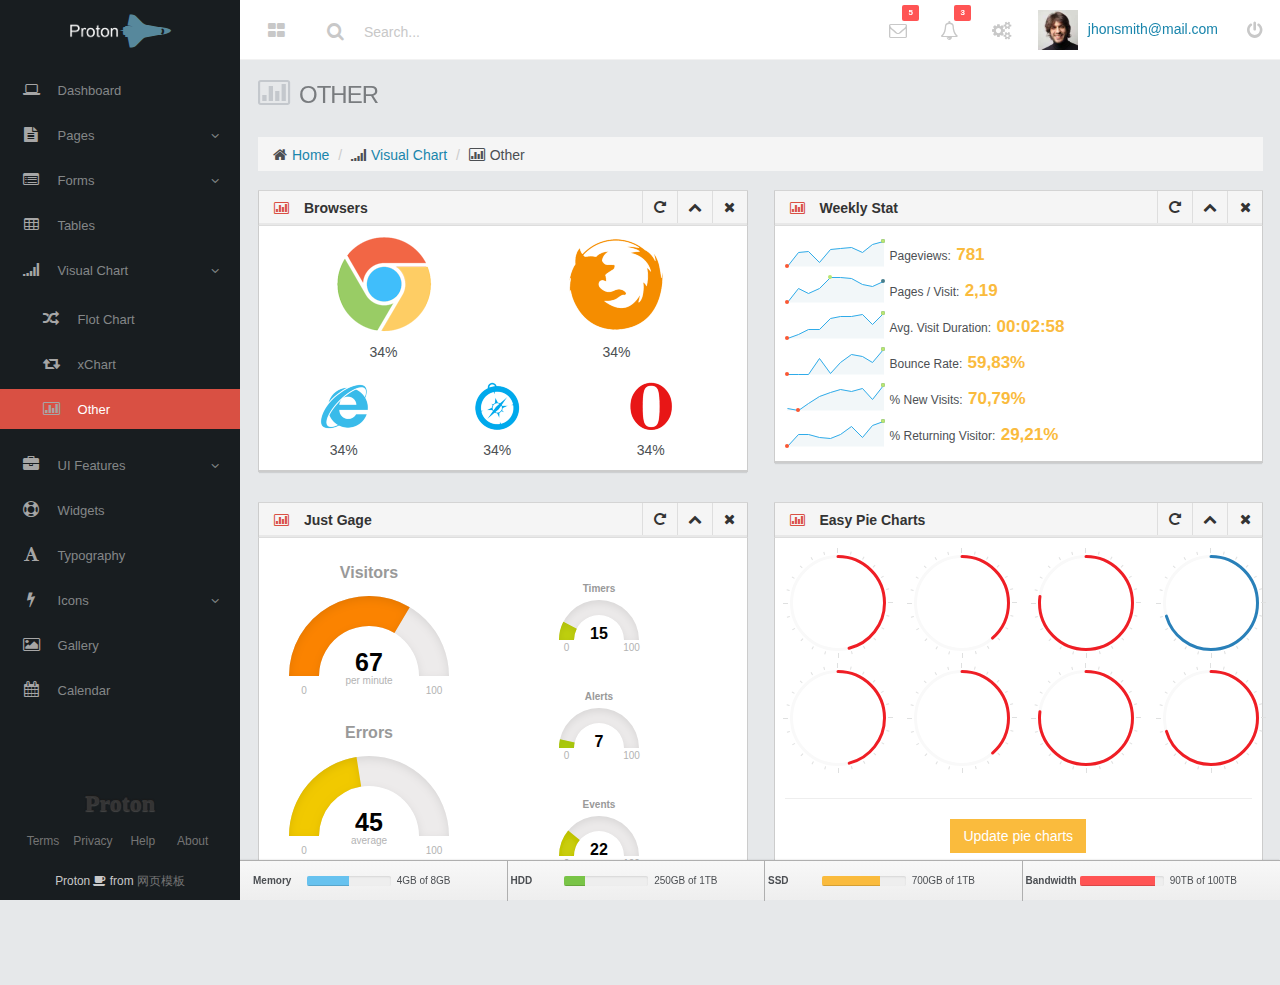
<file: templates/main/chart-other.html>
<!DOCTYPE html>
<html lang="en">
	<head>
    	<meta charset="utf-8">
	    <meta http-equiv="X-UA-Compatible" content="IE=edge">
	    <meta name="viewport" content="width=device-width, initial-scale=1">
	    <title>Proton - Admin Template</title>		
		
		<!-- Import google fonts - Heading first/ text second -->
        <link rel='stylesheet' type='text/css' href='http://fonts.useso.com/css?family=Open+Sans:400,700|Droid+Sans:400,700' />
        <!--[if lt IE 9]>
<link href="http://fonts.useso.com/css?family=Open+Sans:400" rel="stylesheet" type="text/css" />
<link href="http://fonts.useso.com/css?family=Open+Sans:700" rel="stylesheet" type="text/css" />
<link href="http://fonts.useso.com/css?family=Droid+Sans:400" rel="stylesheet" type="text/css" />
<link href="http://fonts.useso.com/css?family=Droid+Sans:700" rel="stylesheet" type="text/css" />
<![endif]-->

		<!-- Favicon and touch icons -->
		<link rel="shortcut icon" href="assets/ico/favicon.ico" type="image/x-icon" />

	    <!-- Css files -->
	    <link href="assets/css/bootstrap.min.css" rel="stylesheet">		
		<link href="assets/css/jquery.mmenu.css" rel="stylesheet">		
		<link href="assets/css/font-awesome.min.css" rel="stylesheet">
		<link href="assets/plugins/jquery-ui/css/jquery-ui-1.10.4.min.css" rel="stylesheet">
	    <link href="assets/css/style.min.css" rel="stylesheet">
		<link href="assets/css/add-ons.min.css" rel="stylesheet">		

	    <!-- HTML5 shim and Respond.js IE8 support of HTML5 elements and media queries -->
	    <!--[if lt IE 9]>
			<script src="https://oss.maxcdn.com/libs/html5shiv/3.7.0/html5shiv.js"></script>
			<script src="https://oss.maxcdn.com/libs/respond.js/1.4.2/respond.min.js"></script>
	    <![endif]-->
	</head>
</head>

<body>
	<!-- start: Header -->
	<div class="navbar" role="navigation">
	
		<div class="container-fluid">		
			
			<ul class="nav navbar-nav navbar-actions navbar-left">
				<li class="visible-md visible-lg"><a href="chart-other.html#" id="main-menu-toggle"><i class="fa fa-th-large"></i></a></li>
				<li class="visible-xs visible-sm"><a href="chart-other.html#" id="sidebar-menu"><i class="fa fa-navicon"></i></a></li>			
			</ul>
			
			<form class="navbar-form navbar-left">
				<button type="submit" class="fa fa-search"></button>
				<input type="text" class="form-control" placeholder="Search..."></a>
			</form>
			
	        <ul class="nav navbar-nav navbar-right">
				<li class="dropdown visible-md visible-lg">
	        		<a href="#" class="dropdown-toggle" data-toggle="dropdown"><i class="fa fa-envelope-o"></i><span class="badge">5</span></a>
	        		<ul class="dropdown-menu">
						<li class="dropdown-menu-header">
							<strong>Messages</strong>
							<div class="progress thin">
							  <div class="progress-bar progress-bar-success" role="progressbar" aria-valuenow="30" aria-valuemin="0" aria-valuemax="100" style="width: 30%">
							    <span class="sr-only">30% Complete (success)</span>
							  </div>
							</div>
						</li>
						<li class="avatar">
							<a href="page-inbox.html">
								<img class="avatar" src="assets/img/avatar1.jpg">
								<div>New message</div>
								<small>1 minute ago</small>
								<span class="label label-info">NEW</span>
							</a>
						</li>
						<li class="avatar">
							<a href="page-inbox.html">
								<img class="avatar" src="assets/img/avatar2.jpg">
								<div>New message</div>
								<small>3 minute ago</small>
								<span class="label label-info">NEW</span>
							</a>
						</li>
						<li class="avatar">
							<a href="page-inbox.html">
								<img class="avatar" src="assets/img/avatar3.jpg">
								<div>New message</div>
								<small>4 minute ago</small>
								<span class="label label-info">NEW</span>
							</a>
						</li>
						<li class="avatar">
							<a href="page-inbox.html">
								<img class="avatar" src="assets/img/avatar4.jpg">
								<div>New message</div>
								<small>30 minute ago</small>
							</a>
						</li>
						<li class="avatar">
							<a href="page-inbox.html">
								<img class="avatar" src="assets/img/avatar5.jpg">
								<div>New message</div>
								<small>1 hours ago</small>
							</a>
						</li>						
						<li class="dropdown-menu-footer text-center">
							<a href="page-inbox.html">View all messages</a>
						</li>	
	        		</ul>
	      		</li>
				<li class="dropdown visible-md visible-lg">
	        		<a href="#" class="dropdown-toggle" data-toggle="dropdown"><i class="fa fa-bell-o"></i><span class="badge">3</span></a>
	        		<ul class="dropdown-menu">
						<li class="dropdown-menu-header">
							<strong>Notifications</strong>
							<div class="progress thin">
							  <div class="progress-bar progress-bar-danger" role="progressbar" aria-valuenow="30" aria-valuemin="0" aria-valuemax="100" style="width: 30%">
							    <span class="sr-only">30% Complete (success)</span>
							  </div>
							</div>
						</li>							
                        <li class="clearfix">
							<i class="fa fa-comment"></i> 
                            <a href="page-activity.html" class="notification-user"> Sharon Rose </a> 
                            <span class="notification-action"> replied to your </span> 
                            <a href="page-activity.html" class="notification-link"> comment</a>
                        </li>
                        <li class="clearfix">
                            <i class="fa fa-pencil"></i> 
                            <a href="page-activity.html" class="notification-user"> Nadine </a> 
                            <span class="notification-action"> just write a </span> 
                            <a href="page-activity.html" class="notification-link"> post</a>
                        </li>
                        <li class="clearfix">
                            <i class="fa fa-trash-o"></i> 
                            <a href="page-activity.html" class="notification-user"> Lorenzo </a> 
                            <span class="notification-action"> just remove <a href="#" class="notification-link"> 12 files</a></span> 
                        </li>                        
						<li class="dropdown-menu-footer text-center">
							<a href="page-activity.html">View all notification</a>
						</li>
	        		</ul>
	      		</li>
				<li class="dropdown visible-md visible-lg">
					 <a href="#" class="dropdown-toggle" data-toggle="dropdown"><i class="fa fa-gears"></i></a>					
					<ul class="dropdown-menu update-menu" role="menu">
						<li><a href="#"><i class="fa fa-database"></i> Database </a>
                        </li>
                        <li><a href="#"><i class="fa fa-bar-chart-o"></i> Connection </a>
                        </li>
                        <li><a href="#"><i class="fa fa-bell"></i> Notification </a>
                        </li>
                        <li><a href="#"><i class="fa fa-envelope"></i> Message </a>
                        </li>
                        <li><a href="#"><i class="fa fa-flash"></i> Traffic </a>
                        </li>
						<li><a href="#"><i class="fa fa-credit-card"></i> Invoices </a>
                        </li>
                        <li><a href="#"><i class="fa fa-dollar"></i> Finances </a>
                        </li>
                        <li><a href="#"><i class="fa fa-thumbs-o-up"></i> Orders </a>
                        </li>
						<li><a href="#"><i class="fa fa-folder"></i> Directories </a>
                        </li>
                        <li><a href="#"><i class="fa fa-users"></i> Users </a>
                        </li>		
					</ul>
				</li>
				<li class="dropdown visible-md visible-lg">
	        		<a href="#" class="dropdown-toggle" data-toggle="dropdown"><img class="user-avatar" src="assets/img/avatar.jpg" alt="user-mail">jhonsmith@mail.com</a>
	        		<ul class="dropdown-menu">
						<li class="dropdown-menu-header">
							<strong>Account</strong>
						</li>						
						<li><a href="page-profile.html"><i class="fa fa-user"></i> Profile</a></li>
						<li><a href="page-login.html"><i class="fa fa-wrench"></i> Settings</a></li>
						<li><a href="page-invoice.html"><i class="fa fa-usd"></i> Payments <span class="label label-default">10</span></a></li>
						<li><a href="gallery.html"><i class="fa fa-file"></i> File <span class="label label-primary">27</span></a></li>
						<li class="divider"></li>						
						<li><a href="index.html"><i class="fa fa-sign-out"></i> Logout</a></li>	
	        		</ul>
	      		</li>
				<li><a href="index.html"><i class="fa fa-power-off"></i></a></li>
			</ul>
			
		</div>
		
	</div>
	<!-- end: Header -->
	
	<div class="container-fluid content">
	
		<div class="row">
				
			<!-- start: Main Menu -->
			<div class="sidebar ">
								
				<div class="sidebar-collapse">
					<div class="sidebar-header t-center">
                        <span><img class="text-logo" src="assets/img/logo1.png"><i class="fa fa-space-shuttle fa-3x blue"></i></span>
                    </div>										
					<div class="sidebar-menu">						
						<ul class="nav nav-sidebar">
							<li><a href="index.html"><i class="fa fa-laptop"></i><span class="text"> Dashboard</span></a></li>
							<li>
								<a href="#"><i class="fa fa-file-text"></i><span class="text"> Pages</span> <span class="fa fa-angle-down pull-right"></span></a>
								<ul class="nav sub">
									<li><a href="page-activity.html"><i class="fa fa-car"></i><span class="text"> Activity</span></a></li>
									<li><a href="page-inbox.html"><i class="fa fa-envelope"></i><span class="text"> Mail</span></a></li>
									<li><a href="page-invoice.html"><i class="fa fa-credit-card"></i><span class="text"> Invoice</span></a></li>
									<li><a href="page-profile.html"><i class="fa fa-heart-o"></i><span class="text"> Profile</span></a></li>
									<li><a href="page-pricing-tables.html"><i class="fa fa-columns"></i><span class="text"> Pricing Tables</span></a></li>
									<li><a href="page-404.html"><i class="fa fa-puzzle-piece"></i><span class="text"> 404</span></a></li>
									<li><a href="page-500.html"><i class="fa fa-puzzle-piece"></i><span class="text"> 500</span></a></li>
									<li><a href="page-lockscreen.html"><i class="fa fa-lock"></i><span class="text"> LockScreen1</span></a></li>
									<li><a href="page-lockscreen2.html"><i class="fa fa-lock"></i><span class="text"> LockScreen2</span></a></li>
									<li><a href="page-login.html"><i class="fa fa-key"></i><span class="text"> Login Page</span></a></li>
									<li><a href="page-register.html"><i class="fa fa-sign-in"></i><span class="text"> Register Page</span></a></li>
								</ul>	
							</li>
							<li>
								<a href="#"><i class="fa fa-list-alt"></i><span class="text"> Forms</span> <span class="fa fa-angle-down pull-right"></span></a>
								<ul class="nav sub">
									<li><a href="form-elements.html"><i class="fa fa-indent"></i><span class="text"> Form elements</span></a></li>
									<li><a href="form-wizard.html"><i class="fa fa-tags"></i><span class="text"> Wizard</span></a></li>
									<li><a href="form-dropzone.html"><i class="fa fa-plus-square-o"></i><span class="text"> Dropzone Upload</span></a></li>
									<li><a href="form-x-editable.html"><i class="fa fa-pencil"></i><span class="text"> X-editable</span></a></li>
								</ul>
							</li>
							<li><a href="table.html"><i class="fa fa-table"></i><span class="text"> Tables</span></a></li>
							<li>
								<a href="#"><i class="fa fa-signal"></i><span class="text"> Visual Chart</span> <span class="fa fa-angle-down pull-right"></span></a>
								<ul class="nav sub">
									<li><a href="chart-flot.html"><i class="fa fa-random"></i><span class="text"> Flot Chart</span></a></li>
									<li><a href="chart-xchart.html"><i class="fa fa-retweet"></i><span class="text"> xChart</span></a></li>
									<li><a href="chart-other.html"><i class="fa fa-bar-chart-o"></i><span class="text"> Other</span></a></li>
								</ul>
							</li>
							<li>
								<a href="#"><i class="fa fa-briefcase"></i><span class="text"> UI Features</span> <span class="fa fa-angle-down pull-right"></span></a>
								<ul class="nav sub">
									<li><a href="ui-sliders-progress.html"><i class="fa fa-align-left"></i><span class="text"> Progress</span></a></li>
									<li><a href="ui-nestable-list.html"><i class="fa fa-outdent"></i><span class="text"> Nestable Lists</span></a></li>
									<li><a href="ui-elements.html"><i class="fa fa-list"></i><span class="text"> Elements</span></a></li>
									<li><a href="ui-panels.html"><i class="fa fa-list-alt"></i><span class="text"> Panels</span></a></li>
									<li><a href="ui-buttons.html"><i class="fa fa-th"></i><span class="text"> Buttons</span></a></li>
								</ul>
							</li>
							<li><a href="widgets.html"><i class="fa fa-life-bouy"></i><span class="text"> Widgets</span></a></li>
							<li><a href="typography.html"><i class="fa fa-font"></i><span class="text"> Typography</span></a></li>
							<li>
								<a href="#"><i class="fa fa-bolt"></i><span class="text"> Icons</span> <span class="fa fa-angle-down pull-right"></span></a>
								<ul class="nav sub">
									<li><a href="icons-font-awesome.html"><i class="fa fa-meh-o"></i><span class="text"> Font Awesome</span></a></li>
									<li><a href="icons-climacons.html"><i class="fa fa-meh-o"></i><span class="text"> Climacons</span></a></li>
								</ul>
							</li>
							<li><a href="gallery.html"><i class="fa fa-picture-o"></i><span class="text"> Gallery</span></a></li>							
							<li><a href="calendar.html"><i class="fa fa-calendar"></i><span class="text"> Calendar</span></a></li>
						</ul>
					</div>					
				</div>
				<div class="sidebar-footer">					
					
					<div class="sidebar-brand">
						Proton
					</div>
					
					<ul class="sidebar-terms">
						<li><a href="index.html#">Terms</a></li>
						<li><a href="index.html#">Privacy</a></li>
						<li><a href="index.html#">Help</a></li>
						<li><a href="index.html#">About</a></li>
					</ul>
					
					<div class="copyright text-center">
						<small>Proton <i class="fa fa-coffee"></i> from <a href="http://www.cssmoban.com/" title="网页模板" target="_blank">网页模板</a></small>
					</div>					
				</div>	
				
			</div>
			<!-- end: Main Menu -->
						
		<!-- start: Content -->
		<div class="main ">
		
			<div class="row">
				<div class="col-lg-12">
					<h3 class="page-header"><i class="fa fa-bar-chart-o"></i>Other</h3>
					<ol class="breadcrumb">
						<li><i class="fa fa-home"></i><a href="index.html">Home</a></li>
						<li><i class="fa fa-signal"></i><a href="#">Visual Chart</a></li>
						<li><i class="fa fa-bar-chart-o"></i>Other</li>				
					</ol>
				</div>
			</div>
						
			<div class="row">
				
				<div class="col-sm-6">
					<div class="panel panel-default">
						<div class="panel-heading">
							<h2><i class="fa fa-bar-chart-o red"></i><strong>Browsers</strong></h2>
							<div class="panel-actions">
								<a href="charts-others.html#" class="btn-setting"><i class="fa fa-rotate-right"></i></a>
								<a href="charts-others.html#" class="btn-minimize"><i class="fa fa-chevron-up"></i></a>
								<a href="charts-others.html#" class="btn-close"><i class="fa fa-times"></i></a>
							</div>
						</div>
						<div class="panel-body">
							<div class="browserStat big">
								<img src="assets/img/browser-chrome-big.png" alt="Chrome">
								<span>34%</span>
							</div>
							<div class="browserStat big">
								<img src="assets/img/browser-firefox-big.png" alt="Firefox">
								<span>34%</span>
							</div>
							<div class="browserStat">
								<img src="assets/img/browser-ie.png" alt="Internet Explorer">
								<span>34%</span>
							</div>
							<div class="browserStat">
								<img src="assets/img/browser-safari.png" alt="Safari">
								<span>34%</span>
							</div>
							<div class="browserStat">
								<img src="assets/img/browser-opera.png" alt="Opera">
								<span>34%</span>
							</div>	
						</div>
					</div>
				</div><!--/col-->
				
				<div class="col-sm-6">
					<div class="panel panel-default">
						<div class="panel-heading">
							<h2><i class="fa fa-bar-chart-o red"></i><strong>Weekly Stat</strong></h2>
							<div class="panel-actions">
								<a href="charts-others.html#" class="btn-setting"><i class="fa fa-rotate-right"></i></a>
								<a href="charts-others.html#" class="btn-minimize"><i class="fa fa-chevron-up"></i></a>
								<a href="charts-others.html#" class="btn-close"><i class="fa fa-times"></i></a>
							</div>
						</div>
						<div class="panel-body">
							<div class="sparkLineStats">

		                        <ul class="unstyled">

		                            <li><div class="sparkLineStats3"></div> 
		                                Pageviews: 
		                                <span class="number">781</span>
		                            </li>
		                            <li><div class="sparkLineStats4"></div>
		                                Pages / Visit: 
		                                <span class="number">2,19</span>
		                            </li>
		                            <li><div class="sparkLineStats5"></div>
		                                Avg. Visit Duration: 
		                                <span class="number">00:02:58</span>
		                            </li>
		                            <li><div class="sparkLineStats6"></div>
		                                Bounce Rate: <span class="number">59,83%</span>
		                            </li>
		                            <li><div class="sparkLineStats7"></div>
		                                % New Visits: 
		                                <span class="number">70,79%</span>
		                            </li>
		                            <li><div class="sparkLineStats8"></div>
		                                % Returning Visitor: 
		                                <span class="number">29,21%</span>
		                            </li>

		                        </ul>

		                    </div><!-- End .sparkStats -->
						</div>
					</div>
				</div><!--/col-->
			
			</div><!--/row-->
			
			<div class="row">
				
				<div class="col-lg-6">
					<div class="panel panel-default">
						<div class="panel-heading">
							<h2><i class="fa fa-bar-chart-o red"></i><strong>Just Gage</strong></h2>
							<div class="panel-actions">
								<a href="charts-others.html#" class="btn-setting"><i class="fa fa-rotate-right"></i></a>
								<a href="charts-others.html#" class="btn-minimize"><i class="fa fa-chevron-up"></i></a>
								<a href="charts-others.html#" class="btn-close"><i class="fa fa-times"></i></a>
							</div>
						</div>
						<div class="panel-body">
							<div style="width:40%; display: inline-block">
								<div id="g1" class="sz1"></div>
								<div id="g1a" class="sz1"></div>
							</div>
							<div style="width:40%; float: right; display: inline-block">
								<div id="g2" class="sz0"></div>
								<div id="g2a" class="sz0"></div>
								<div id="g2b" class="sz0"></div>
							</div>
							<div class="clearfix"></div>
						</div>
					</div>
				</div><!--/col-->
				
				<div class="col-lg-6">
					<div class="panel panel-default">
						<div class="panel-heading">
							<h2><i class="fa fa-bar-chart-o red"></i><strong>Easy Pie Charts</strong></h2>
							<div class="panel-actions">
								<a href="charts-others.html#" class="btn-setting"><i class="fa fa-rotate-right"></i></a>
								<a href="charts-others.html#" class="btn-minimize"><i class="fa fa-chevron-up"></i></a>
								<a href="charts-others.html#" class="btn-close"><i class="fa fa-times"></i></a>
							</div>
						</div>
						<div class="panel-body">
							<div class="row clearfix">
								<div class="chart col-sm-3">
									<div class="percentage" data-percent="55"></div>
								</div>
								<div class="chart col-sm-3">
					                <div class="percentage" data-percent="46"></div>
					            </div>            
								<div class="chart col-sm-3">
					                <div class="percentage" data-percent="92"></div>
					            </div>
					            <div class="chart col-sm-3">
					                <div class="percentage" data-percent="84" data-bar-color="#2980b9"></div>
					            </div>
				            </div>
							<div class="clearfix"></div>
							<div class="row">
								<div class="chart col-sm-3">
				                    <div class="percentage-light" data-percent="55"></div>
				                </div>
				                <div class="chart col-sm-3">
				                    <div class="percentage-light" data-percent="46"></div>
				                </div>
				                <div class="chart col-sm-3">
				                    <div class="percentage-light" data-percent="92"></div>
				                </div>
				                <div class="chart col-sm-3">
				                    <div class="percentage-light" data-percent="84"></div>
				                </div>
				            </div>
							<div class="clearfix"></div>
							<hr>
							<p style="text-align:center"><a href="charts-others.html#" class="btn btn-warning button updateEasyPieChart">Update pie charts</a></p>
							
						</div>
					</div>
				</div><!--/col-->
			
			</div><!--/row-->	
					
		</div>
		<!-- end: Content -->
		<br><br><br>		
		
		
		<div id="usage">
			<ul>
				<li>
					<div class="title">Memory</div>
					<div class="bar">
						<div class="progress">
						  	<div class="progress-bar progress-bar-info" role="progressbar" aria-valuenow="50" aria-valuemin="0" aria-valuemax="100" style="width: 50%"></div>
						</div>
					</div>			
					<div class="desc">4GB of 8GB</div>
				</li>
				<li>
					<div class="title">HDD</div>
					<div class="bar">
						<div class="progress">
						  	<div class="progress-bar progress-bar-success" role="progressbar" aria-valuenow="25" aria-valuemin="0" aria-valuemax="100" style="width: 25%"></div>
						</div>
					</div>			
					<div class="desc">250GB of 1TB</div>
				</li>
				<li>
					<div class="title">SSD</div>
					<div class="bar">
						<div class="progress">
					  		<div class="progress-bar progress-bar-warning" role="progressbar" aria-valuenow="70" aria-valuemin="0" aria-valuemax="100" style="width: 70%"></div>
						</div>
					</div>			
					<div class="desc">700GB of 1TB</div>
				</li>
				<li>
					<div class="title">Bandwidth</div>
					<div class="bar">
						<div class="progress">
					  		<div class="progress-bar progress-bar-danger" role="progressbar" aria-valuenow="90" aria-valuemin="0" aria-valuemax="100" style="width: 90%"></div>
						</div>
					</div>			
					<div class="desc">90TB of 100TB</div>
				</li>				
			</ul>	
		</div>				
		
	</div><!--/container-->
		
	
	<div class="modal fade" id="myModal">
		<div class="modal-dialog">
			<div class="modal-content">
				<div class="modal-header">
					<button type="button" class="close" data-dismiss="modal" aria-hidden="true">&times;</button>
					<h4 class="modal-title">Modal title</h4>
				</div>
				<div class="modal-body">
					<p>Here settings can be configured...</p>
				</div>
				<div class="modal-footer">
					<button type="button" class="btn btn-default" data-dismiss="modal">Close</button>
					<button type="button" class="btn btn-primary">Save changes</button>
				</div>
			</div><!-- /.modal-content -->
		</div><!-- /.modal-dialog -->
	</div><!-- /.modal -->
	
	<div class="clearfix"></div>
	
		
	<!-- start: JavaScript-->
	<!--[if !IE]>-->

			<script src="assets/js/jquery-2.1.1.min.js"></script>

	<!--<![endif]-->

	<!--[if IE]>
	
		<script src="assets/js/jquery-1.11.1.min.js"></script>
	
	<![endif]-->

	<!--[if !IE]>-->

		<script type="text/javascript">
			window.jQuery || document.write("<script src='assets/js/jquery-2.1.1.min.js'>"+"<"+"/script>");
		</script>

	<!--<![endif]-->

	<!--[if IE]>
	
		<script type="text/javascript">
	 	window.jQuery || document.write("<script src='assets/js/jquery-1.11.1.min.js'>"+"<"+"/script>");
		</script>
		
	<![endif]-->
	<script src="assets/js/jquery-migrate-1.2.1.min.js"></script>
	<script src="assets/js/bootstrap.min.js"></script>	
	
	
	<!-- page scripts -->
	<script src="assets/plugins/jquery-ui/js/jquery-ui-1.10.4.min.js"></script>
	<script src="assets/plugins/sparkline/jquery.sparkline.min.js"></script>
	<!--[if lte IE 8]>
		<script language="javascript" type="text/javascript" src="assets/plugins/excanvas/excanvas.min.js"></script>
	<![endif]-->
	<script src="assets/plugins/easypiechart/js/jquery.easypiechart.min.js"></script>
	<script src="assets/plugins/raphael/raphael.min.js"></script>
	<script src="assets/plugins/justgage/justgage.1.0.1.min.js"></script>
	
	<!-- theme scripts -->
	<script src="assets/js/SmoothScroll.js"></script>
	<script src="assets/js/jquery.mmenu.min.js"></script>
	<script src="assets/js/core.min.js"></script>
	
	<!-- inline scripts related to this page -->
	<script src="assets/js/pages/charts-other.js"></script>
	
	<!-- end: JavaScript-->
	
</body>
</html>
</file>
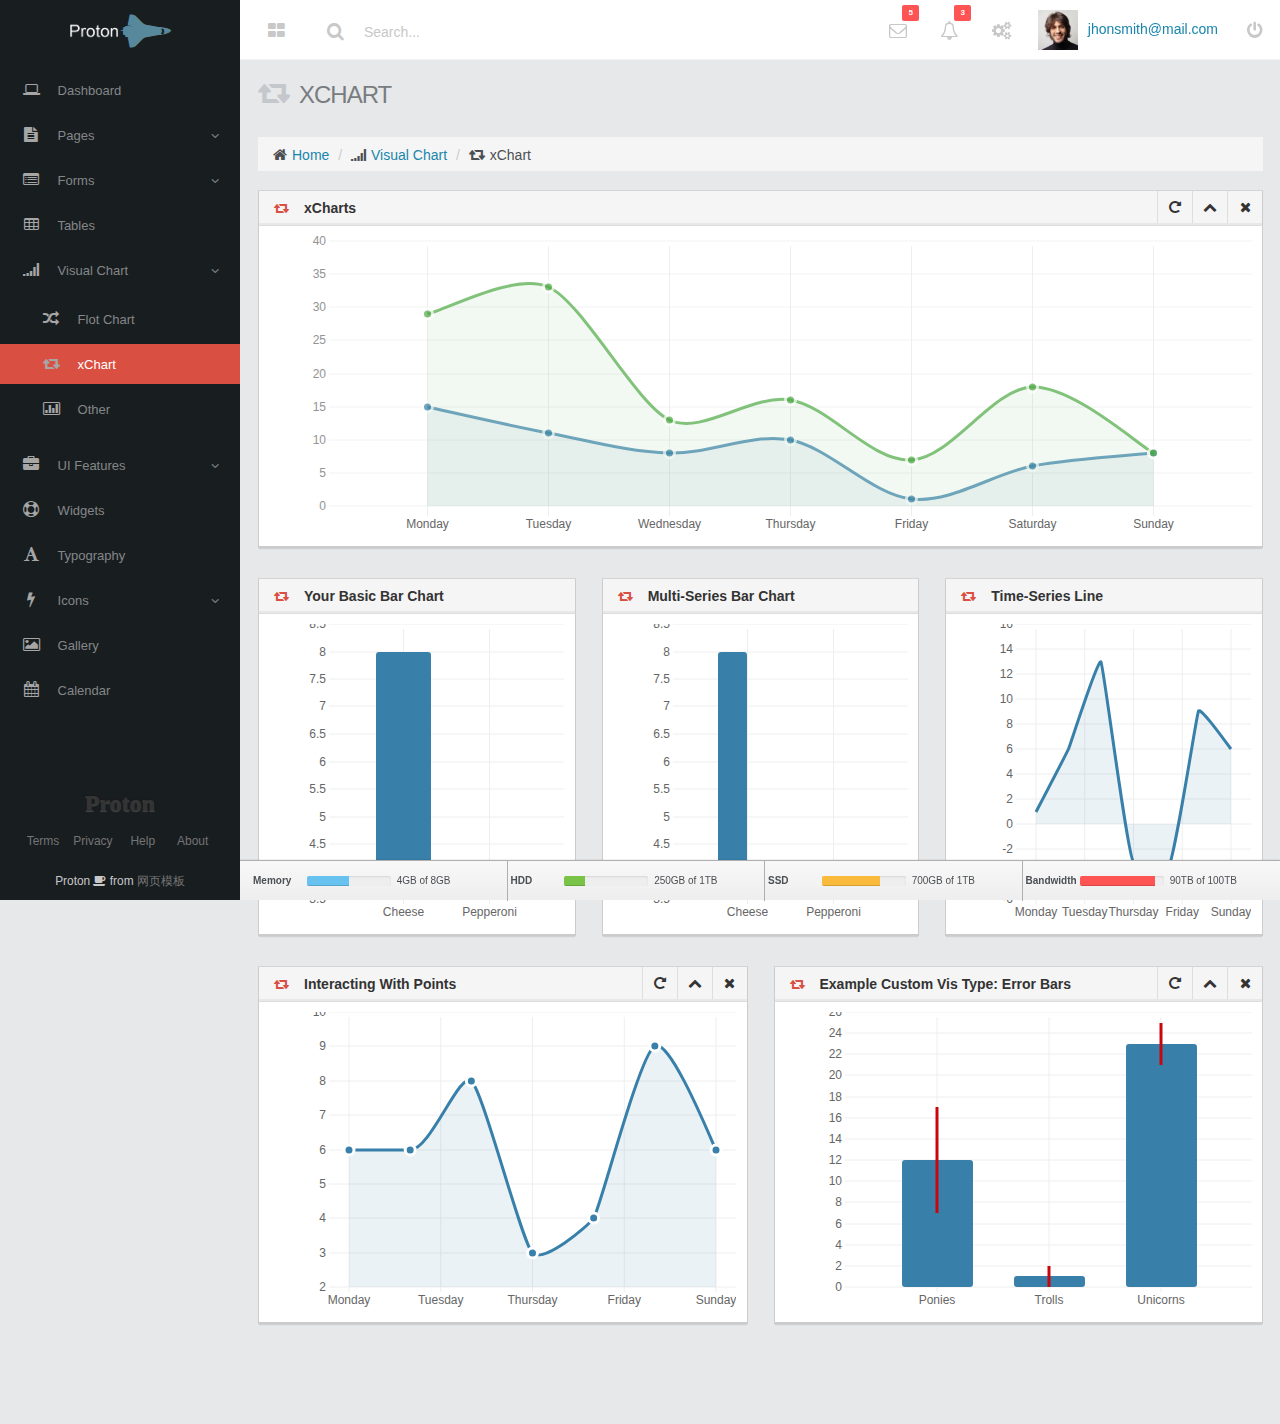
<file: templates/main/chart-xchart.html>
<!DOCTYPE html>
<html lang="en">
	<head>
    	<meta charset="utf-8">
	    <meta http-equiv="X-UA-Compatible" content="IE=edge">
	    <meta name="viewport" content="width=device-width, initial-scale=1">
	    <title>Proton - Admin Template</title>		
		
		<!-- Import google fonts - Heading first/ text second -->
        <link rel='stylesheet' type='text/css' href='http://fonts.useso.com/css?family=Open+Sans:400,700|Droid+Sans:400,700' />
        <!--[if lt IE 9]>
<link href="http://fonts.useso.com/css?family=Open+Sans:400" rel="stylesheet" type="text/css" />
<link href="http://fonts.useso.com/css?family=Open+Sans:700" rel="stylesheet" type="text/css" />
<link href="http://fonts.useso.com/css?family=Droid+Sans:400" rel="stylesheet" type="text/css" />
<link href="http://fonts.useso.com/css?family=Droid+Sans:700" rel="stylesheet" type="text/css" />
<![endif]-->

		<!-- Favicon and touch icons -->
		<link rel="shortcut icon" href="assets/ico/favicon.ico" type="image/x-icon" />

	    <!-- Css files -->
	    <link href="assets/css/bootstrap.min.css" rel="stylesheet">		
		<link href="assets/css/jquery.mmenu.css" rel="stylesheet">		
		<link href="assets/css/font-awesome.min.css" rel="stylesheet">
		<link href="assets/plugins/jquery-ui/css/jquery-ui-1.10.4.min.css" rel="stylesheet">	
		<link href="assets/plugins/xcharts/css/xcharts.min.css" rel=" stylesheet">	   
	    <link href="assets/css/style.min.css" rel="stylesheet">
		<link href="assets/css/add-ons.min.css" rel="stylesheet">		

	    <!-- HTML5 shim and Respond.js IE8 support of HTML5 elements and media queries -->
	    <!--[if lt IE 9]>
			<script src="https://oss.maxcdn.com/libs/html5shiv/3.7.0/html5shiv.js"></script>
			<script src="https://oss.maxcdn.com/libs/respond.js/1.4.2/respond.min.js"></script>
	    <![endif]-->
	</head>
</head>

<body>
	<!-- start: Header -->
	<div class="navbar" role="navigation">
	
		<div class="container-fluid">		
			
			<ul class="nav navbar-nav navbar-actions navbar-left">
				<li class="visible-md visible-lg"><a href="chart-xchart.html#" id="main-menu-toggle"><i class="fa fa-th-large"></i></a></li>
				<li class="visible-xs visible-sm"><a href="chart-xchart.html#" id="sidebar-menu"><i class="fa fa-navicon"></i></a></li>			
			</ul>
			
			<form class="navbar-form navbar-left">
				<button type="submit" class="fa fa-search"></button>
				<input type="text" class="form-control" placeholder="Search..."></a>
			</form>
			
	        <ul class="nav navbar-nav navbar-right">
				<li class="dropdown visible-md visible-lg">
	        		<a href="#" class="dropdown-toggle" data-toggle="dropdown"><i class="fa fa-envelope-o"></i><span class="badge">5</span></a>
	        		<ul class="dropdown-menu">
						<li class="dropdown-menu-header">
							<strong>Messages</strong>
							<div class="progress thin">
							  <div class="progress-bar progress-bar-success" role="progressbar" aria-valuenow="30" aria-valuemin="0" aria-valuemax="100" style="width: 30%">
							    <span class="sr-only">30% Complete (success)</span>
							  </div>
							</div>
						</li>
						<li class="avatar">
							<a href="page-inbox.html">
								<img class="avatar" src="assets/img/avatar1.jpg">
								<div>New message</div>
								<small>1 minute ago</small>
								<span class="label label-info">NEW</span>
							</a>
						</li>
						<li class="avatar">
							<a href="page-inbox.html">
								<img class="avatar" src="assets/img/avatar2.jpg">
								<div>New message</div>
								<small>3 minute ago</small>
								<span class="label label-info">NEW</span>
							</a>
						</li>
						<li class="avatar">
							<a href="page-inbox.html">
								<img class="avatar" src="assets/img/avatar3.jpg">
								<div>New message</div>
								<small>4 minute ago</small>
								<span class="label label-info">NEW</span>
							</a>
						</li>
						<li class="avatar">
							<a href="page-inbox.html">
								<img class="avatar" src="assets/img/avatar4.jpg">
								<div>New message</div>
								<small>30 minute ago</small>
							</a>
						</li>
						<li class="avatar">
							<a href="page-inbox.html">
								<img class="avatar" src="assets/img/avatar5.jpg">
								<div>New message</div>
								<small>1 hours ago</small>
							</a>
						</li>						
						<li class="dropdown-menu-footer text-center">
							<a href="page-inbox.html">View all messages</a>
						</li>	
	        		</ul>
	      		</li>
				<li class="dropdown visible-md visible-lg">
	        		<a href="#" class="dropdown-toggle" data-toggle="dropdown"><i class="fa fa-bell-o"></i><span class="badge">3</span></a>
	        		<ul class="dropdown-menu">
						<li class="dropdown-menu-header">
							<strong>Notifications</strong>
							<div class="progress thin">
							  <div class="progress-bar progress-bar-danger" role="progressbar" aria-valuenow="30" aria-valuemin="0" aria-valuemax="100" style="width: 30%">
							    <span class="sr-only">30% Complete (success)</span>
							  </div>
							</div>
						</li>							
                        <li class="clearfix">
							<i class="fa fa-comment"></i> 
                            <a href="page-activity.html" class="notification-user"> Sharon Rose </a> 
                            <span class="notification-action"> replied to your </span> 
                            <a href="page-activity.html" class="notification-link"> comment</a>
                        </li>
                        <li class="clearfix">
                            <i class="fa fa-pencil"></i> 
                            <a href="page-activity.html" class="notification-user"> Nadine </a> 
                            <span class="notification-action"> just write a </span> 
                            <a href="page-activity.html" class="notification-link"> post</a>
                        </li>
                        <li class="clearfix">
                            <i class="fa fa-trash-o"></i> 
                            <a href="page-activity.html" class="notification-user"> Lorenzo </a> 
                            <span class="notification-action"> just remove <a href="#" class="notification-link"> 12 files</a></span> 
                        </li>                        
						<li class="dropdown-menu-footer text-center">
							<a href="page-activity.html">View all notification</a>
						</li>
	        		</ul>
	      		</li>
				<li class="dropdown visible-md visible-lg">
					 <a href="#" class="dropdown-toggle" data-toggle="dropdown"><i class="fa fa-gears"></i></a>					
					<ul class="dropdown-menu update-menu" role="menu">
						<li><a href="#"><i class="fa fa-database"></i> Database </a>
                        </li>
                        <li><a href="#"><i class="fa fa-bar-chart-o"></i> Connection </a>
                        </li>
                        <li><a href="#"><i class="fa fa-bell"></i> Notification </a>
                        </li>
                        <li><a href="#"><i class="fa fa-envelope"></i> Message </a>
                        </li>
                        <li><a href="#"><i class="fa fa-flash"></i> Traffic </a>
                        </li>
						<li><a href="#"><i class="fa fa-credit-card"></i> Invoices </a>
                        </li>
                        <li><a href="#"><i class="fa fa-dollar"></i> Finances </a>
                        </li>
                        <li><a href="#"><i class="fa fa-thumbs-o-up"></i> Orders </a>
                        </li>
						<li><a href="#"><i class="fa fa-folder"></i> Directories </a>
                        </li>
                        <li><a href="#"><i class="fa fa-users"></i> Users </a>
                        </li>		
					</ul>
				</li>
				<li class="dropdown visible-md visible-lg">
	        		<a href="#" class="dropdown-toggle" data-toggle="dropdown"><img class="user-avatar" src="assets/img/avatar.jpg" alt="user-mail">jhonsmith@mail.com</a>
	        		<ul class="dropdown-menu">
						<li class="dropdown-menu-header">
							<strong>Account</strong>
						</li>						
						<li><a href="page-profile.html"><i class="fa fa-user"></i> Profile</a></li>
						<li><a href="page-login.html"><i class="fa fa-wrench"></i> Settings</a></li>
						<li><a href="page-invoice.html"><i class="fa fa-usd"></i> Payments <span class="label label-default">10</span></a></li>
						<li><a href="gallery.html"><i class="fa fa-file"></i> File <span class="label label-primary">27</span></a></li>
						<li class="divider"></li>						
						<li><a href="index.html"><i class="fa fa-sign-out"></i> Logout</a></li>	
	        		</ul>
	      		</li>
				<li><a href="index.html"><i class="fa fa-power-off"></i></a></li>
			</ul>
			
		</div>
		
	</div>
	<!-- end: Header -->
	
	<div class="container-fluid content">
	
		<div class="row">
				
			<!-- start: Main Menu -->
			<div class="sidebar ">
								
				<div class="sidebar-collapse">
					<div class="sidebar-header t-center">
                        <span><img class="text-logo" src="assets/img/logo1.png"><i class="fa fa-space-shuttle fa-3x blue"></i></span>
                    </div>										
					<div class="sidebar-menu">						
						<ul class="nav nav-sidebar">
							<li><a href="index.html"><i class="fa fa-laptop"></i><span class="text"> Dashboard</span></a></li>
							<li>
								<a href="#"><i class="fa fa-file-text"></i><span class="text"> Pages</span> <span class="fa fa-angle-down pull-right"></span></a>
								<ul class="nav sub">
									<li><a href="page-activity.html"><i class="fa fa-car"></i><span class="text"> Activity</span></a></li>
									<li><a href="page-inbox.html"><i class="fa fa-envelope"></i><span class="text"> Mail</span></a></li>
									<li><a href="page-invoice.html"><i class="fa fa-credit-card"></i><span class="text"> Invoice</span></a></li>
									<li><a href="page-profile.html"><i class="fa fa-heart-o"></i><span class="text"> Profile</span></a></li>
									<li><a href="page-pricing-tables.html"><i class="fa fa-columns"></i><span class="text"> Pricing Tables</span></a></li>
									<li><a href="page-404.html"><i class="fa fa-puzzle-piece"></i><span class="text"> 404</span></a></li>
									<li><a href="page-500.html"><i class="fa fa-puzzle-piece"></i><span class="text"> 500</span></a></li>
									<li><a href="page-lockscreen.html"><i class="fa fa-lock"></i><span class="text"> LockScreen1</span></a></li>
									<li><a href="page-lockscreen2.html"><i class="fa fa-lock"></i><span class="text"> LockScreen2</span></a></li>
									<li><a href="page-login.html"><i class="fa fa-key"></i><span class="text"> Login Page</span></a></li>
									<li><a href="page-register.html"><i class="fa fa-sign-in"></i><span class="text"> Register Page</span></a></li>
								</ul>	
							</li>
							<li>
								<a href="#"><i class="fa fa-list-alt"></i><span class="text"> Forms</span> <span class="fa fa-angle-down pull-right"></span></a>
								<ul class="nav sub">
									<li><a href="form-elements.html"><i class="fa fa-indent"></i><span class="text"> Form elements</span></a></li>
									<li><a href="form-wizard.html"><i class="fa fa-tags"></i><span class="text"> Wizard</span></a></li>
									<li><a href="form-dropzone.html"><i class="fa fa-plus-square-o"></i><span class="text"> Dropzone Upload</span></a></li>
									<li><a href="form-x-editable.html"><i class="fa fa-pencil"></i><span class="text"> X-editable</span></a></li>
								</ul>
							</li>
							<li><a href="table.html"><i class="fa fa-table"></i><span class="text"> Tables</span></a></li>
							<li>
								<a href="#"><i class="fa fa-signal"></i><span class="text"> Visual Chart</span> <span class="fa fa-angle-down pull-right"></span></a>
								<ul class="nav sub">
									<li><a href="chart-flot.html"><i class="fa fa-random"></i><span class="text"> Flot Chart</span></a></li>
									<li><a href="chart-xchart.html"><i class="fa fa-retweet"></i><span class="text"> xChart</span></a></li>
									<li><a href="chart-other.html"><i class="fa fa-bar-chart-o"></i><span class="text"> Other</span></a></li>
								</ul>
							</li>
							<li>
								<a href="#"><i class="fa fa-briefcase"></i><span class="text"> UI Features</span> <span class="fa fa-angle-down pull-right"></span></a>
								<ul class="nav sub">
									<li><a href="ui-sliders-progress.html"><i class="fa fa-align-left"></i><span class="text"> Progress</span></a></li>
									<li><a href="ui-nestable-list.html"><i class="fa fa-outdent"></i><span class="text"> Nestable Lists</span></a></li>
									<li><a href="ui-elements.html"><i class="fa fa-list"></i><span class="text"> Elements</span></a></li>
									<li><a href="ui-panels.html"><i class="fa fa-list-alt"></i><span class="text"> Panels</span></a></li>
									<li><a href="ui-buttons.html"><i class="fa fa-th"></i><span class="text"> Buttons</span></a></li>
								</ul>
							</li>
							<li><a href="widgets.html"><i class="fa fa-life-bouy"></i><span class="text"> Widgets</span></a></li>
							<li><a href="typography.html"><i class="fa fa-font"></i><span class="text"> Typography</span></a></li>
							<li>
								<a href="#"><i class="fa fa-bolt"></i><span class="text"> Icons</span> <span class="fa fa-angle-down pull-right"></span></a>
								<ul class="nav sub">
									<li><a href="icons-font-awesome.html"><i class="fa fa-meh-o"></i><span class="text"> Font Awesome</span></a></li>
									<li><a href="icons-climacons.html"><i class="fa fa-meh-o"></i><span class="text"> Climacons</span></a></li>
								</ul>
							</li>
							<li><a href="gallery.html"><i class="fa fa-picture-o"></i><span class="text"> Gallery</span></a></li>							
							<li><a href="calendar.html"><i class="fa fa-calendar"></i><span class="text"> Calendar</span></a></li>
						</ul>
					</div>					
				</div>
				<div class="sidebar-footer">					
					
					<div class="sidebar-brand">
						Proton
					</div>
					
					<ul class="sidebar-terms">
						<li><a href="index.html#">Terms</a></li>
						<li><a href="index.html#">Privacy</a></li>
						<li><a href="index.html#">Help</a></li>
						<li><a href="index.html#">About</a></li>
					</ul>
					
					<div class="copyright text-center">
						<small>Proton <i class="fa fa-coffee"></i> from <a href="http://www.cssmoban.com/" title="网页模板" target="_blank">网页模板</a></small>
					</div>					
				</div>	
				
			</div>
			<!-- end: Main Menu -->
						
		<!-- start: Content -->
		<div class="main ">
			<div class="row">
				<div class="col-lg-12">
					<h3 class="page-header"><i class="fa fa-retweet"></i>xChart</h3>
					<ol class="breadcrumb">
						<li><i class="fa fa-home"></i><a href="index.html">Home</a></li>
						<li><i class="fa fa-signal"></i><a href="#">Visual Chart</a></li>
						<li><i class="fa fa-retweet"></i>xChart</li>				
					</ol>
				</div>
			</div>
			
			<div class="row">
				
				<div class="col-sm-12">
					
					<div class="panel panel-default">
						<div class="panel-heading">
							<h2><i class="fa fa-retweet red"></i><strong>xCharts</strong></h2>
							<div class="panel-actions">
								<a href="charts-xcharts.html#" class="btn-setting"><i class="fa fa-rotate-right"></i></a>
								<a href="charts-xcharts.html#" class="btn-minimize"><i class="fa fa-chevron-up"></i></a>
								<a href="charts-xcharts.html#" class="btn-close"><i class="fa fa-times"></i></a>
							</div>
						</div>
						<div class="panel-body">
							<figure class="demo" id="chart" style="height: 300px"></figure>
						</div>
					</div>
				
				</div><!--/col-->
			
			</div><!--/row-->
			
			<div class="row">
				
				<div class="col-sm-4">
					
					<div class="panel panel-default">
						<div class="panel-heading">
							<h2><i class="fa fa-retweet red"></i><strong>Your Basic Bar Chart</strong></h2>			
						</div>
						<div class="panel-body">
							<figure class="demo" id="example1" style="height: 300px"></figure>
						</div>
					</div>
				
				</div><!--/col-->
				
				<div class="col-sm-4">
					
					<div class="panel panel-default">
						<div class="panel-heading">
							<h2><i class="fa fa-retweet red"></i><strong>Multi-Series Bar Chart</strong></h2>				
						</div>
						<div class="panel-body">
							<figure class="demo" id="example2" style="height: 300px"></figure>
						</div>
					</div>
				
				</div><!--/col-->
				
				<div class="col-sm-4">
					
					<div class="panel panel-default">
						<div class="panel-heading">
							<h2><i class="fa fa-retweet red"></i><strong>Time-Series Line</strong></h2>				
						</div>
						<div class="panel-body">
							<figure class="demo" id="example3" style="height: 300px"></figure>
						</div>
					</div>
				
				</div><!--/col-->
			
			</div><!--/row-->
			
			<div class="row">
				
				<div class="col-sm-6">
					
					<div class="panel panel-default">
						<div class="panel-heading">
							<h2><i class="fa fa-retweet red"></i><strong>Interacting With Points</strong></h2>
							<div class="panel-actions">
								<a href="charts-xcharts.html#" class="btn-setting"><i class="fa fa-rotate-right"></i></a>
								<a href="charts-xcharts.html#" class="btn-minimize"><i class="fa fa-chevron-up"></i></a>
								<a href="charts-xcharts.html#" class="btn-close"><i class="fa fa-times"></i></a>
							</div>
						</div>
						<div class="panel-body">
							<figure class="demo" id="example4" style="height: 300px"></figure>
						</div>
					</div>
				
				</div><!--/col-->
				
				<div class="col-sm-6">
					
					<div class="panel panel-default">
						<div class="panel-heading">
							<h2><i class="fa fa-retweet red"></i><strong>Example Custom Vis Type: Error Bars</strong></h2>
							<div class="panel-actions">
								<a href="charts-xcharts.html#" class="btn-setting"><i class="fa fa-rotate-right"></i></a>
								<a href="charts-xcharts.html#" class="btn-minimize"><i class="fa fa-chevron-up"></i></a>
								<a href="charts-xcharts.html#" class="btn-close"><i class="fa fa-times"></i></a>
							</div>
						</div>
						<div class="panel-body">
							<figure class="demo" id="exampleVis" style="height: 300px"></figure>
						</div>
					</div>
				
				</div><!--/col-->
			
			</div><!--/row-->
								
		</div>
		<!-- end: Content -->
		<br><br><br>		
		
		
		<div id="usage">
			<ul>
				<li>
					<div class="title">Memory</div>
					<div class="bar">
						<div class="progress">
						  	<div class="progress-bar progress-bar-info" role="progressbar" aria-valuenow="50" aria-valuemin="0" aria-valuemax="100" style="width: 50%"></div>
						</div>
					</div>			
					<div class="desc">4GB of 8GB</div>
				</li>
				<li>
					<div class="title">HDD</div>
					<div class="bar">
						<div class="progress">
						  	<div class="progress-bar progress-bar-success" role="progressbar" aria-valuenow="25" aria-valuemin="0" aria-valuemax="100" style="width: 25%"></div>
						</div>
					</div>			
					<div class="desc">250GB of 1TB</div>
				</li>
				<li>
					<div class="title">SSD</div>
					<div class="bar">
						<div class="progress">
					  		<div class="progress-bar progress-bar-warning" role="progressbar" aria-valuenow="70" aria-valuemin="0" aria-valuemax="100" style="width: 70%"></div>
						</div>
					</div>			
					<div class="desc">700GB of 1TB</div>
				</li>
				<li>
					<div class="title">Bandwidth</div>
					<div class="bar">
						<div class="progress">
					  		<div class="progress-bar progress-bar-danger" role="progressbar" aria-valuenow="90" aria-valuemin="0" aria-valuemax="100" style="width: 90%"></div>
						</div>
					</div>			
					<div class="desc">90TB of 100TB</div>
				</li>				
			</ul>	
		</div>			
		
	</div><!--/container-->
		
	
	<div class="modal fade" id="myModal">
		<div class="modal-dialog">
			<div class="modal-content">
				<div class="modal-header">
					<button type="button" class="close" data-dismiss="modal" aria-hidden="true">&times;</button>
					<h4 class="modal-title">Modal title</h4>
				</div>
				<div class="modal-body">
					<p>Here settings can be configured...</p>
				</div>
				<div class="modal-footer">
					<button type="button" class="btn btn-default" data-dismiss="modal">Close</button>
					<button type="button" class="btn btn-primary">Save changes</button>
				</div>
			</div><!-- /.modal-content -->
		</div><!-- /.modal-dialog -->
	</div><!-- /.modal -->
	
	<div class="clearfix"></div>
	
		
	<!-- start: JavaScript-->
	<!--[if !IE]>-->

			<script src="assets/js/jquery-2.1.1.min.js"></script>

	<!--<![endif]-->

	<!--[if IE]>
	
		<script src="assets/js/jquery-1.11.1.min.js"></script>
	
	<![endif]-->

	<!--[if !IE]>-->

		<script type="text/javascript">
			window.jQuery || document.write("<script src='assets/js/jquery-2.1.1.min.js'>"+"<"+"/script>");
		</script>

	<!--<![endif]-->

	<!--[if IE]>
	
		<script type="text/javascript">
	 	window.jQuery || document.write("<script src='assets/js/jquery-1.11.1.min.js'>"+"<"+"/script>");
		</script>
		
	<![endif]-->
	<script src="assets/js/jquery-migrate-1.2.1.min.js"></script>
	<script src="assets/js/bootstrap.min.js"></script>	
	
	
	<!-- page scripts -->
	<script src="assets/plugins/jquery-ui/js/jquery-ui-1.10.4.min.js"></script>
	<script src="assets/plugins/d3/d3.min.js"></script>
	<script src="assets/plugins/xcharts/js/xcharts.min.js"></script>
	
	<!-- theme scripts -->
	<script src="assets/js/SmoothScroll.js"></script>
	<script src="assets/js/jquery.mmenu.min.js"></script>
	<script src="assets/js/core.min.js"></script>
	
	<!-- inline scripts related to this page -->
	<script src="assets/js/pages/charts-xcharts.js"></script>
	
	<!-- end: JavaScript-->
	
</body>
</html>
</file>
<file: templates/main/assets/plugins/fullcalendar/css/fullcalendar.css>
/*!
 * FullCalendar v2.0.0 Stylesheet
 * Docs & License: http://arshaw.com/fullcalendar/
 * (c) 2013 Adam Shaw
 */


.fc {
	direction: ltr;
	text-align: left;
	}
	
.fc table {
	border-collapse: collapse;
	border-spacing: 0;
	}
	
html .fc,
.fc table {
	font-size: 1em;
	}
	
.fc td,
.fc th {
	padding: 0;
	vertical-align: top;
	}



/* Header
------------------------------------------------------------------------*/

.fc-header td {
	white-space: nowrap;
	}

.fc-header-left {
	width: 25%;
	text-align: left;
	}
	
.fc-header-center {
	text-align: center;
	}
	
.fc-header-right {
	width: 25%;
	text-align: right;
	}
	
.fc-header-title {
	display: inline-block;
	vertical-align: top;
	}
	
.fc-header-title h2 {
	margin-top: 0;
	white-space: nowrap;
	}
	
.fc .fc-header-space {
	padding-left: 10px;
	}
	
.fc-header .fc-button {
	margin-bottom: 1em;
	vertical-align: top;
	}
	
/* buttons edges butting together */

.fc-header .fc-button {
	margin-right: -1px;
	}
	
.fc-header .fc-corner-right,  /* non-theme */
.fc-header .ui-corner-right { /* theme */
	margin-right: 0; /* back to normal */
	}
	
/* button layering (for border precedence) */
	
.fc-header .fc-state-hover,
.fc-header .ui-state-hover {
	z-index: 2;
	}
	
.fc-header .fc-state-down {
	z-index: 3;
	}

.fc-header .fc-state-active,
.fc-header .ui-state-active {
	z-index: 4;
	}
	
	
	
/* Content
------------------------------------------------------------------------*/
	
.fc-content {
	position: relative;
	z-index: 1; /* scopes all other z-index's to be inside this container */
	clear: both;
	zoom: 1; /* for IE7, gives accurate coordinates for [un]freezeContentHeight */
	}
	
.fc-view {
	position: relative;
	width: 100%;
	overflow: hidden;
	}
	
	

/* Cell Styles
------------------------------------------------------------------------*/

.fc-widget-header,    /* <th>, usually */
.fc-widget-content {  /* <td>, usually */
	border: 1px solid #ddd;
	}
	
.fc-state-highlight { /* <td> today cell */ /* TODO: add .fc-today to <th> */
	background: #fcf8e3;
	}
	
.fc-cell-overlay { /* semi-transparent rectangle while dragging */
	background: #bce8f1;
	opacity: .3;
	filter: alpha(opacity=30); /* for IE */
	}
	


/* Buttons
------------------------------------------------------------------------*/

.fc-button {
	position: relative;
	display: inline-block;
	padding: 0 .6em;
	overflow: hidden;
	height: 1.9em;
	line-height: 1.9em;
	white-space: nowrap;
	cursor: pointer;
	}
	
.fc-state-default { /* non-theme */
	border: 1px solid;
	}

.fc-state-default.fc-corner-left { /* non-theme */
	border-top-left-radius: 4px;
	border-bottom-left-radius: 4px;
	}

.fc-state-default.fc-corner-right { /* non-theme */
	border-top-right-radius: 4px;
	border-bottom-right-radius: 4px;
	}

/*
	Our default prev/next buttons use HTML entities like &lsaquo; &rsaquo; &laquo; &raquo;
	and we'll try to make them look good cross-browser.
*/

.fc-button .fc-icon {
	margin: 0 .1em;
	font-size: 2em;
	font-family: "Courier New", Courier, monospace;
	vertical-align: baseline; /* for IE7 */
	}

.fc-icon-left-single-arrow:after {
	content: "\02039";
	font-weight: bold;
	}

.fc-icon-right-single-arrow:after {
	content: "\0203A";
	font-weight: bold;
	}

.fc-icon-left-double-arrow:after {
	content: "\000AB";
	}

.fc-icon-right-double-arrow:after {
	content: "\000BB";
	}
	
/* icon (for jquery ui) */

.fc-button .ui-icon {
	position: relative;
	top: 50%;
	float: left;
	margin-top: -8px; /* we know jqui icons are always 16px tall */
	}
	
/*
  button states
  borrowed from twitter bootstrap (http://twitter.github.com/bootstrap/)
*/

.fc-state-default {
	background-color: #f5f5f5;
	background-image: -moz-linear-gradient(top, #ffffff, #e6e6e6);
	background-image: -webkit-gradient(linear, 0 0, 0 100%, from(#ffffff), to(#e6e6e6));
	background-image: -webkit-linear-gradient(top, #ffffff, #e6e6e6);
	background-image: -o-linear-gradient(top, #ffffff, #e6e6e6);
	background-image: linear-gradient(to bottom, #ffffff, #e6e6e6);
	background-repeat: repeat-x;
	border-color: #e6e6e6 #e6e6e6 #bfbfbf;
	border-color: rgba(0, 0, 0, 0.1) rgba(0, 0, 0, 0.1) rgba(0, 0, 0, 0.25);
	color: #333;
	text-shadow: 0 1px 1px rgba(255, 255, 255, 0.75);
	box-shadow: inset 0 1px 0 rgba(255, 255, 255, 0.2), 0 1px 2px rgba(0, 0, 0, 0.05);
	}

.fc-state-hover,
.fc-state-down,
.fc-state-active,
.fc-state-disabled {
	color: #333333;
	background-color: #e6e6e6;
	}

.fc-state-hover {
	color: #333333;
	text-decoration: none;
	background-position: 0 -15px;
	-webkit-transition: background-position 0.1s linear;
	   -moz-transition: background-position 0.1s linear;
	     -o-transition: background-position 0.1s linear;
	        transition: background-position 0.1s linear;
	}

.fc-state-down,
.fc-state-active {
	background-color: #cccccc;
	background-image: none;
	outline: 0;
	box-shadow: inset 0 2px 4px rgba(0, 0, 0, 0.15), 0 1px 2px rgba(0, 0, 0, 0.05);
	}

.fc-state-disabled {
	cursor: default;
	background-image: none;
	opacity: 0.65;
	filter: alpha(opacity=65);
	box-shadow: none;
	}

	

/* Global Event Styles
------------------------------------------------------------------------*/

.fc-event-container > * {
	z-index: 8;
	}

.fc-event-container > .ui-draggable-dragging,
.fc-event-container > .ui-resizable-resizing {
	z-index: 9;
	}
	 
.fc-event {
	border: 1px solid #3a87ad; /* default BORDER color */
	background-color: #3a87ad; /* default BACKGROUND color */
	color: #fff;               /* default TEXT color */
	font-size: .85em;
	cursor: default;
	}

a.fc-event {
	text-decoration: none;
	}
	
a.fc-event,
.fc-event-draggable {
	cursor: pointer;
	}
	
.fc-rtl .fc-event {
	text-align: right;
	}

.fc-event-inner {
	width: 100%;
	height: 100%;
	overflow: hidden;
	}
	
.fc-event-time,
.fc-event-title {
	padding: 0 1px;
	}
	
.fc .ui-resizable-handle {
	display: block;
	position: absolute;
	z-index: 99999;
	overflow: hidden; /* hacky spaces (IE6/7) */
	font-size: 300%;  /* */
	line-height: 50%; /* */
	}
	
	
	
/* Horizontal Events
------------------------------------------------------------------------*/

.fc-event-hori {
	border-width: 1px 0;
	margin-bottom: 1px;
	}

.fc-ltr .fc-event-hori.fc-event-start,
.fc-rtl .fc-event-hori.fc-event-end {
	border-left-width: 1px;
	border-top-left-radius: 3px;
	border-bottom-left-radius: 3px;
	}

.fc-ltr .fc-event-hori.fc-event-end,
.fc-rtl .fc-event-hori.fc-event-start {
	border-right-width: 1px;
	border-top-right-radius: 3px;
	border-bottom-right-radius: 3px;
	}
	
/* resizable */
	
.fc-event-hori .ui-resizable-e {
	top: 0           !important; /* importants override pre jquery ui 1.7 styles */
	right: -3px      !important;
	width: 7px       !important;
	height: 100%     !important;
	cursor: e-resize;
	}
	
.fc-event-hori .ui-resizable-w {
	top: 0           !important;
	left: -3px       !important;
	width: 7px       !important;
	height: 100%     !important;
	cursor: w-resize;
	}
	
.fc-event-hori .ui-resizable-handle {
	_padding-bottom: 14px; /* IE6 had 0 height */
	}
	
	
	
/* Reusable Separate-border Table
------------------------------------------------------------*/

table.fc-border-separate {
	border-collapse: separate;
	}
	
.fc-border-separate th,
.fc-border-separate td {
	border-width: 1px 0 0 1px;
	}
	
.fc-border-separate th.fc-last,
.fc-border-separate td.fc-last {
	border-right-width: 1px;
	}
	
.fc-border-separate tr.fc-last th,
.fc-border-separate tr.fc-last td {
	border-bottom-width: 1px;
	}
	
.fc-border-separate tbody tr.fc-first td,
.fc-border-separate tbody tr.fc-first th {
	border-top-width: 0;
	}
	
	

/* Month View, Basic Week View, Basic Day View
------------------------------------------------------------------------*/

.fc-grid th {
	text-align: center;
	}

.fc .fc-week-number {
	width: 22px;
	text-align: center;
	}

.fc .fc-week-number div {
	padding: 0 2px;
	}
	
.fc-grid .fc-day-number {
	float: right;
	padding: 0 2px;
	}
	
.fc-grid .fc-other-month .fc-day-number {
	opacity: 0.3;
	filter: alpha(opacity=30); /* for IE */
	/* opacity with small font can sometimes look too faded
	   might want to set the 'color' property instead
	   making day-numbers bold also fixes the problem */
	}
	
.fc-grid .fc-day-content {
	clear: both;
	padding: 2px 2px 1px; /* distance between events and day edges */
	}
	
/* event styles */
	
.fc-grid .fc-event-time {
	font-weight: bold;
	}
	
/* right-to-left */
	
.fc-rtl .fc-grid .fc-day-number {
	float: left;
	}
	
.fc-rtl .fc-grid .fc-event-time {
	float: right;
	}
	
	

/* Agenda Week View, Agenda Day View
------------------------------------------------------------------------*/

.fc-agenda table {
	border-collapse: separate;
	}
	
.fc-agenda-days th {
	text-align: center;
	}
	
.fc-agenda .fc-agenda-axis {
	width: 50px;
	padding: 0 4px;
	vertical-align: middle;
	text-align: right;
	font-weight: normal;
	}

.fc-agenda-slots .fc-agenda-axis {
	white-space: nowrap;
	}

.fc-agenda .fc-week-number {
	font-weight: bold;
	}
	
.fc-agenda .fc-day-content {
	padding: 2px 2px 1px;
	}
	
/* make axis border take precedence */
	
.fc-agenda-days .fc-agenda-axis {
	border-right-width: 1px;
	}
	
.fc-agenda-days .fc-col0 {
	border-left-width: 0;
	}
	
/* all-day area */
	
.fc-agenda-allday th {
	border-width: 0 1px;
	}
	
.fc-agenda-allday .fc-day-content {
	min-height: 34px; /* TODO: doesnt work well in quirksmode */
	_height: 34px;
	}
	
/* divider (between all-day and slots) */
	
.fc-agenda-divider-inner {
	height: 2px;
	overflow: hidden;
	}
	
.fc-widget-header .fc-agenda-divider-inner {
	background: #eee;
	}
	
/* slot rows */
	
.fc-agenda-slots th {
	border-width: 1px 1px 0;
	}
	
.fc-agenda-slots td {
	border-width: 1px 0 0;
	background: none;
	}
	
.fc-agenda-slots td div {
	height: 20px;
	}
	
.fc-agenda-slots tr.fc-slot0 th,
.fc-agenda-slots tr.fc-slot0 td {
	border-top-width: 0;
	}

.fc-agenda-slots tr.fc-minor th,
.fc-agenda-slots tr.fc-minor td {
	border-top-style: dotted;
	}
	
.fc-agenda-slots tr.fc-minor th.ui-widget-header {
	*border-top-style: solid; /* doesn't work with background in IE6/7 */
	}
	


/* Vertical Events
------------------------------------------------------------------------*/

.fc-event-vert {
	border-width: 0 1px;
	}

.fc-event-vert.fc-event-start {
	border-top-width: 1px;
	border-top-left-radius: 3px;
	border-top-right-radius: 3px;
	}

.fc-event-vert.fc-event-end {
	border-bottom-width: 1px;
	border-bottom-left-radius: 3px;
	border-bottom-right-radius: 3px;
	}
	
.fc-event-vert .fc-event-time {
	white-space: nowrap;
	font-size: 10px;
	}

.fc-event-vert .fc-event-inner {
	position: relative;
	z-index: 2;
	}
	
.fc-event-vert .fc-event-bg { /* makes the event lighter w/ a semi-transparent overlay  */
	position: absolute;
	z-index: 1;
	top: 0;
	left: 0;
	width: 100%;
	height: 100%;
	background: #fff;
	opacity: .25;
	filter: alpha(opacity=25);
	}
	
.fc .ui-draggable-dragging .fc-event-bg, /* TODO: something nicer like .fc-opacity */
.fc-select-helper .fc-event-bg {
	display: none\9; /* for IE6/7/8. nested opacity filters while dragging don't work */
	}
	
/* resizable */
	
.fc-event-vert .ui-resizable-s {
	bottom: 0        !important; /* importants override pre jquery ui 1.7 styles */
	width: 100%      !important;
	height: 8px      !important;
	overflow: hidden !important;
	line-height: 8px !important;
	font-size: 11px  !important;
	font-family: monospace;
	text-align: center;
	cursor: s-resize;
	}
	
.fc-agenda .ui-resizable-resizing { /* TODO: better selector */
	_overflow: hidden;
	}
</file>
<file: templates/main/assets/css/style.min.css>
body {
  margin: 0;
  padding: 0;
  min-height: 100%;
  background:#e6e8ea;
  position:relative;
  direction: ltr;
  color: #4c4f53!important; 
}
a {
  color: #1985ac;
}
a:hover,
a a:focus {
  color: #167495;
}
h1 {
  font-size: 32px;
  font-weight: 300;
  letter-spacing: -1px;
}
h2 {
  font-size: 28px;
  font-weight: 300;
  letter-spacing: -1px;
}
h3 {
  font-size: 24px;
  font-weight: 300;
  letter-spacing: -1px;
}
h4 {
  font-size: 20px;
  font-weight: 300;
  letter-spacing: -1px;
}
h5 {
  font-size: 16px;
  font-weight: 300;
  letter-spacing: -1px;
}
h6 {
  font-size: 12px;
  font-weight: 300;
  letter-spacing: -1px;
}

hr {
  border-top: 1px solid #eeeeee;
}
.main {  	
  background:#e6e8ea;
  padding: 70px 19px 10px 260px;
}
.page-header {
  margin: 12px 0 20px;
  border-bottom: none;
  opacity: 0.7;
  text-transform: uppercase;
}
.page-header i {
  color: #acb1b8;
  margin-right: 10px;
  float: left;
  font-size: 30px;
  line-height: 22px;
  opacity: 0.8;  
}
.breadcrumb {
  -webkit-border-radius: 0px;
  -moz-border-radius: 0px;
  border-radius: 0px;
  height: 34px;
  position: relative;  
  margin: 0 0 19px 0;
  overflow: hidden;
}
.breadcrumb li {
  position: relative;
  margin-right: 0;
}
.breadcrumb li i {
  Font-size: 15px;
  margin-right: 5px;
}
.breadcrumb > .active {
  color: #d4d4d4;
}
.copyrights{text-indent:-9999px;height:0;line-height:0;font-size:0;overflow:hidden;}
.small,
small {
  color: #c8c8c8 !important;
}
.well {
  border: 1px solid #d4d4d4;
  -webkit-box-shadow: none;
  -moz-box-shadow: none;
  box-shadow: none;
  background: #f5f5f5;
  -webkit-border-radius: 2px;
  -moz-border-radius: 2px;
  border-radius: 2px;
}
pre {
  display: block;
  padding: 9.5px;
  margin: 0 0 10px;
  font-size: 13px;
  line-height: 1.42857143;
  word-break: break-all;
  word-wrap: break-word;
  color: #333;
  background-color: #f8f8f8;
  border: 1px solid #ccc;
  border-radius: 0;
}
blockquote {
  font-size: 14px;
  border-left: 5px solid #eeeeee;
  color: #d4d4d4;
}
blockquote.pull-right {
  border-right: 5px solid #eeeeee;
}
.img-rounded {
  -webkit-border-radius: 2px;
  -moz-border-radius: 2px;
  border-radius: 2px;
}
.pace {
  -webkit-pointer-events: none;
  pointer-events: none;
  -webkit-user-select: none;
  -moz-user-select: none;
  user-select: none;
}
.pace-inactive {
  display: none;
}
.pace .pace-progress {
  background: #20a8d8;
  position: fixed;
  z-index: 2000;
  top: 0;
  left: 0;
  height: 2px;
  -webkit-transition: width 1s;
  -moz-transition: width 1s;
  -o-transition: width 1s;
  transition: width 1s;
}
.pace .pace-progress-inner {
  display: block;
  position: absolute;
  right: 0px;
  width: 100px;
  height: 100%;
  box-shadow: 0 0 10px #20a8d8, 0 0 5px #20a8d8;
  opacity: 1.0;
  -webkit-transform: rotate(3deg) translate(0px, -4px);
  -moz-transform: rotate(3deg) translate(0px, -4px);
  -ms-transform: rotate(3deg) translate(0px, -4px);
  -o-transform: rotate(3deg) translate(0px, -4px);
  transform: rotate(3deg) translate(0px, -4px);
}
.pace .pace-activity {
  display: block;
  position: fixed;
  z-index: 2000;
  top: 72px;
  right: 15px;
  width: 14px;
  height: 14px;
  border: solid 2px transparent;
  border-top-color: #20a8d8;
  border-left-color: #20a8d8;
  border-radius: 10px;
  -webkit-animation: pace-spinner 400ms linear infinite;
  -moz-animation: pace-spinner 400ms linear infinite;
  -ms-animation: pace-spinner 400ms linear infinite;
  -o-animation: pace-spinner 400ms linear infinite;
  animation: pace-spinner 400ms linear infinite;
}
.divider {
  height:1px;
  margin:9px 0;
  overflow:hidden;
  background-color:#e5e5e5
}
@-webkit-keyframes pace-spinner {
  0% {
    -webkit-transform: rotate(0deg);
    transform: rotate(0deg);
  }
  100% {
    -webkit-transform: rotate(360deg);
    transform: rotate(360deg);
  }
}
@-moz-keyframes pace-spinner {
  0% {
    -moz-transform: rotate(0deg);
    transform: rotate(0deg);
  }
  100% {
    -moz-transform: rotate(360deg);
    transform: rotate(360deg);
  }
}
@-o-keyframes pace-spinner {
  0% {
    -o-transform: rotate(0deg);
    transform: rotate(0deg);
  }
  100% {
    -o-transform: rotate(360deg);
    transform: rotate(360deg);
  }
}
@-ms-keyframes pace-spinner {
  0% {
    -ms-transform: rotate(0deg);
    transform: rotate(0deg);
  }
  100% {
    -ms-transform: rotate(360deg);
    transform: rotate(360deg);
  }
}
@keyframes pace-spinner {
  0% {
    transform: rotate(0deg);
  }
  100% {
    transform: rotate(360deg);
  }
}
/* Text
=================================================================== */
.text-primary {
  color: #20a8d8;
}
.text-success {
  color: #79c447;
}
.text-info {
  color: #67c2ef;
}
.text-warning {
  color: #fabb3d;
}
.text-danger {
  color: #ff5454;
}
/* Main Colors
=================================================================== */
.black {
  color: #484848;
}
.white {
  color: #fff;
}
.red {
  color : #d95043;
}
.blue {
  color : #57889c;
}
.green {
  color : #26c281;
}
.greenLight {
  color: #71843f;
}
.yellow {
  color : #fc6;
}
.orange {
  color : #f4b162;
}
.purple {
  color : #af91e1;
}
.pink {
  color : #f78db8;
}
.lime {
  color : #a8db43;
}
.magenta {
  color : #e65097;
}
.teal {
  color : #97d3c5;
}
.brown {
  color : #d1b993;
}
.gray {
  color : #e4e9eb;
}
.backgroundColor.primary {
  background: #20a8d8;
}
.backgroundColor.success {
  background: #79c447;
}
.backgroundColor.info {
  background: #67c2ef;
}
.backgroundColor.warning {
  background: #fabb3d;
}
.backgroundColor.danger {
  background: #ff5454;
}
.backgroundColorTitle.primary .title {
  background: #20a8d8;
}
.backgroundColorTitle.success .title {
  background: #79c447;
}
.backgroundColorTitle.info .title {
  background: #67c2ef;
}
.backgroundColorTitle.warning .title {
  background: #fabb3d;
}
.backgroundColorTitle.danger .title {
  background: #ff5454;
}
.clean-heading-bg {
  background: #fafafa;
  border: 1px solid #c2c2c2;
}
.dark-heading-bg {
  background: #4c4f53;
  border: 1px solid #4c4f53;
}
.main-bg {
  background: #e6e8ea;
}
.white-bg {
  color : #768399;
  background : #fff;
  background-color : #fff;
}
.red-bg {
  color : #fff;
  background : #d95043;
  background-color : #d95043;
}
.blue-bg {
  color : #fff;
  background : #57889c;
  background-color : #57889c;
}
.green-bg {
  color : #fff;
  background : #26c281;
  background-color : #26c281;
}
.greenLight-bg {
  color: #71843f;
  background: #71843f;
  background-color: #71843f;
}
.yellow-bg {
  color : #fff;
  background : #fc6;
  background-color : #fc6;
}
.orange-bg {
  color : #fff;
  background : #f4b162;
  background-color : #f4b162;
}
.purple-bg {
  color : #fff;
  background : #af91e1;
  background-color : #af91e1;
}
.pink-bg {
  color : #fff;
  background : #f78db8;
  background-color : #f78db8;
}
.lime-bg {
  color : #fff;
  background : #a8db43;
  background-color : #a8db43;
}
.magenta-bg {
  color : #fff;
  background : #e65097;
  background-color : #e65097;
}
.teal-bg {
  color : #fff;
  background : #97d3c5;
  background-color : #97d3c5;
}
.brown-bg {
  color : #fff;
  background : #d1b993;
  background-color : #d1b993;
}
.gray-bg {
  color : #768399;
  background : #e4e9eb;
  background-color : #e4e9eb;
}
.dark-bg {
  color : #fff;
  background : #79859b;
  background-color : #79859b;
}
.facebook-bg {
  color: #fff;
  background: #3b5998;
  background-color : #3b5998;
}
.twitter-bg {
  color: #fff;
  background: #00aced;
  background-color : #00aced; 
}
.linkedin-bg {
  color: #fff;
  background: #4875b4;
  background-color : #4875b4;  
}

.white-border {
border-color : #fff;
}
.red-border {
border-color : #d95043;
}
.blue-border {
border-color : #57889c;
}
.green-border {
border-color : #26c281;
}
.greenLight-border {
  border-color: #71843f;
}
.yellow-border {
border-color : #fc6;
}
.orange-border {
border-color : #f4b162;
}
.purple-border {
border-color : #af91e1;
}
.pink-border {
border-color : #f78db8;
}
.lime-border {
border-color : #a8db43;
}
.magenta-border {
border-color : #e65097;
}
.teal-border {
border-color : #97d3c5;
}
.brown-border {
border-color : #d1b993;
}
.gray-border {
border-color : #e4e9eb;
}
.dark-border {
border-color : #79859b;
}
.clearfix {
  *zoom: 1;
}
.clearfix:before,
.clearfix:after {
  display: table;
  content: "";
  line-height: 0;
}
.clearfix:after {
  clear: both;
}
/* Header Section
=================================================================== */
.navbar {
  margin: 0;
  padding: 0 0 0 235px;
  height: 60px;
  border: none;
  border-bottom: 1px solid #f2f2f2;
  -webkit-border-radius: 0px;
  -moz-border-radius: 0px;
  border-radius: 0px;
  color: #414141;
  line-height: 60px;
  background: #ffffff;  
  position: fixed;
  width: 100%;
  z-index: 11;
}
.navbar .navbar-actions {
  font-size: 20px;
}
.navbar .navbar-actions a {
  color: #c8c8c8;
  border-left: none;
}
.navbar .navbar-actions a i {
  border: none !important;
}
.navbar .navbar-form i {
  margin: 19px 0 0 0;
  width: 32px;
  text-align: center;
  color: #c8c8c8;
  font-size: 25px;
}
.navbar .navbar-form i:hover {
  color: #75b9e6;
  font-size: 30px;
}
.navbar .navbar-form button[type=submit] {
  border: none;
  padding-left: 10px;
  margin-top: 22px;
  font-size: 18px;
  background: transparent;
  color: #c8c8c8;
  outline: none;
}
.navbar .navbar-form input[type=text] {
  border: none;
  -webkit-border-radius: 0px;
  -moz-border-radius: 0px;
  border-radius: 0px;
  margin-top: -5px;
  margin-left: -20px;
  padding-left: 30px;
  background: transparent;
  width: 300px;
  color: #c8c8c8;
  -webkit-box-shadow: none;
  -moz-box-shadow: none;
  box-shadow: none;
}

.navbar .navbar-nav li a {
  padding: 0 10px;
  line-height: 59px;
  position: relative;  
}
.navbar .navbar-nav li a img {
  width: 40px;
  -webkit-border-radius: 0;
  -moz-border-radius: 0;
  border-radius: 0;
  margin: 0 10px 0 0;
}
.navbar .navbar-nav li a i {
  margin: 22px 0 0 0;
  width: 32px;
  text-align: center;
  color: #c8c8c8;
  font-size: 18px;
}
.navbar .navbar-nav li a:hover {
  background-color: none;
}
.navbar .navbar-nav li a i:hover {
  color: #75b9e6;
  font-size: 25px;
}
.navbar .navbar-nav li a .badge {
  background: #ff5454;
  position: absolute;
  top: 5px;
  right: 5px;
  font-size: 8px;
  line-height: 8px;
  padding: 4px 6px;
  -webkit-border-radius: 2px;
  -moz-border-radius: 2px;
  border-radius: 2px;
}
.navbar .navbar-nav li .dropdown-toggle:active,
.navbar .navbar-nav li .open .dropdown-toggle:active {
  background-color: #f1f1f1 !important;
}
.navbar .navbar-nav li .dropdown-menu {
  margin-top: 3px;
  border: none;
  min-width: 350px;
  -webkit-border-radius: 0px;
  -moz-border-radius: 0px;
  border-radius: 0px;
  border: 1px solid #d4d4d4;
  -webkit-box-shadow: 0 2px 4px rgba(0, 0, 0, 0.125);
  -moz-box-shadow: 0 2px 4px rgba(0, 0, 0, 0.125);
  box-shadow: 0 2px 4px rgba(0, 0, 0, 0.125);
  padding: 0;
}
.navbar .navbar-nav li .dropdown-menu:active {
  background: black;
}
.navbar .navbar-nav li .dropdown-menu:after {
  position: absolute;
  top: -7px;
  right: 16px;
  display: inline-block;
  border-right: 8px solid transparent;
  border-bottom: 8px solid white;
  border-left: 8px solid transparent;
  content: '';
}
.navbar .navbar-nav li .dropdown-menu:before {
  position: absolute;
  top: -9.5px;
  right: 16px;
  display: inline-block;
  border-right: 8px solid transparent;
  border-bottom: 8px solid #d4d4d4;
  border-left: 8px solid transparent;
  content: '';
}
.navbar .navbar-nav li .update-menu {
  min-width: 150px;
}
.navbar .navbar-nav li .dropdown-menu li {
  padding: 0;
  position: relative;
  min-width: 250px;
  border-bottom: 1px solid #d4d4d4;
  line-height: 60px;
  padding: 0 15px;
}
.navbar .navbar-nav li .dropdown-menu li i {
  font-size: 18px;
  margin-left: 5px;
  margin-right: 20px;
  color: #d95043;
}
.navbar .navbar-nav li .dropdown-menu li:last-child {
  border: none;
}
.navbar .navbar-nav li .dropdown-menu li a.notification-user,
.navbar .navbar-nav li .dropdown-menu li a.notification-link {
  padding: 0;
  overflow: inherit;
  display: inline-block;
  font-size: 14px;
}
.navbar .navbar-nav li .dropdown-menu li a.notification-user {
  margin-right: 5px;
  color: #57889c;
  font-weight: 700;  
}
.navbar .navbar-nav li .dropdown-menu li a.notification-user:hover {
  color: #57889c;
  text-decoration: underline;
}
.navbar .navbar-nav li .dropdown-menu li a.notification-link {
  font-weight: 700;
  color: #71d398;
  text-decoration: underline;
  margin-left: 5px;
}
.navbar .navbar-nav li .dropdown-menu li a.notification-link:hover {
  color: #4ac77c;
 }
.navbar .navbar-nav li .dropdown-menu li.dropdown-menu-header,
.navbar .navbar-nav li .dropdown-menu li.dropdown-menu-footer {
  background: #f5f5f5;
  border: 1px solid white;
}
.navbar .navbar-nav li .dropdown-menu li.dropdown-menu-header .progress,
.navbar .navbar-nav li .dropdown-menu li.dropdown-menu-footer .progress {
  border: 1px solid #d4d4d4;
  background: white;
}
.navbar .navbar-nav li .dropdown-menu li.dropdown-menu-header:after {
  position: absolute;
  content: '';
  width: 100%;
  left: -1px;
  bottom: -2px;
  border-bottom: 1px solid #d4d4d4;
  -webkit-box-sizing: content-box;
  -moz-box-sizing: content-box;
  box-sizing: content-box;
  padding: 0 1px;
}
.navbar .navbar-nav li .dropdown-menu li.dropdown-menu-header {
  margin-bottom: 2px;
}
.navbar .navbar-nav li .dropdown-menu li.divider {
  height: 5px;
  margin: 0;
  background-color: #f5f5f5;
}
.navbar .navbar-nav li .dropdown-menu li a {
  -webkit-border-radius: 0px;
  -moz-border-radius: 0px;
  border-radius: 0px;
  line-height: 50px;
  height: 50px;
  margin: 0 -15px;
  padding: 0 15px;
  border-left: 0 !important;
  background-color: white !important;
}
.navbar .navbar-nav li .dropdown-menu li a img.avatar {
  height: 40px;
  -webkit-border-radius: 50em;
  -moz-border-radius: 50em;
  border-radius: 50em;
  border: 1px solid #d4d4d4;
  margin: 0px 10px 0 -5px;
  float: left;
}
.navbar .navbar-nav li .dropdown-menu li a div {
  font-size: 14px;
  line-height: 26px;
  font-weight: bold;
}
.navbar .navbar-nav li .dropdown-menu li a small {
  display: block;
  line-height: 12px;
  font-size: 10px;
  margin-top: -3px;
  font-style: italic;
}
.navbar .navbar-nav li .dropdown-menu li a .label {
  position: absolute;
  right: 10px;
  top: 11px;
}
.navbar .navbar-nav li .dropdown-menu li a i {
  margin: 0 10px 0 -5px;
  border: none;
}
.navbar .navbar-nav li .dropdown-menu li.avatar {
  min-width: 300px;
  height: 60px;
  padding: 0px 15px;
}
.navbar .navbar-nav li .dropdown-menu li.avatar a {
  line-height: 59px;
  height: 59px;
  padding: 9px 15px;
}
.navbar .navbar-nav li .dropdown-menu li.avatar a .label {
  top: 20px;
}
.navbar .navbar-nav .open a:focus {
  background-color: none;
}
.navbar .navbar-form {
  margin: 0;
}
/* Sidebar
=================================================================== */
.sidebar {
  background: #181d20;  
  color: #cccccc;
  position: fixed;
  top: 0;
  left: 0;
  height: 100%;
  width: 240px;
  z-index: 12;
  overflow: hidden;
}
.sidebar a {
  color: #848788;
}
.sidebar .sidebar-header {
  padding: 10px;
  height: 60px;
  text-align: center;
  position: relative;
}
.sidebar .sidebar-header.drop-shadow {
  -webkit-box-shadow: 0 3px 1px -1px rgba(0, 0, 0, 0.05);
  -moz-box-shadow: 0 3px 1px -1px rgba(0, 0, 0, 0.05);
  box-shadow: 0 3px 1px -1px rgba(0, 0, 0, 0.05);
}
.sidebar .sidebar-header img {
  width: 50px;  
  text-align: center;
  margin: 0 1px 20px 0;
}
.sidebar .sidebar-header h2,
.sidebar .sidebar-header h3 {
  line-height: 0px;
}
.sidebar .sidebar-header h2 {
  margin-top: 10px;
  font-size: 14px;
  font-weight: 600;
  color: white;
}
.sidebar .sidebar-header h3 {
  font-size: 12px;
}
.sidebar .sidebar-header .user-menu {
  position: absolute;
  top: 0;
  right: 0;
  line-height: 60px;
  width: 60px;
  text-align: center;
}
.sidebar .sidebar-header .user-menu a {
  color: #737373;
  font-size: 24px;
}
.sidebar .sidebar-menu {
  overflow-x: hidden;
  overflow-y: scroll;
  width: 270px;
}
.sidebar ul.nav.nav-sidebar {
  margin: 0;
  width: 250px;
  padding: 5px 0;
}
.sidebar ul.nav.nav-sidebar li {
  margin: 5px 0;
  border-top: 1px solid transparent;
  border-bottom: 1px solid transparent;
  position: relative;
}
.sidebar ul.nav.nav-sidebar li:hover {
  background: none;
  color: #fff;
}
.sidebar ul.nav.nav-sidebar li.active,
.sidebar ul.nav.nav-sidebar ul.active a,
.sidebar ul.nav.nav-sidebar li.active a,
.sidebar ul.nav.nav-sidebar ul.opened {
  background: #d95043;
  color: #fff;
}
.sidebar ul.nav.nav-sidebar li a {
  line-height: 13px;
  font-size: 13px;
  font-weight: 400;
  border: 1px solid transparent;
  -webkit-border-radius: 2px;
  -moz-border-radius: 2px;
  border-radius: 2px;
}
.sidebar ul.nav.nav-sidebar li a.active,
.sidebar ul.nav.nav-sidebar li a:hover {
  background: transparent;
  color: #fff;
}
.sidebar ul.nav.nav-sidebar li a i {
  width: 30px;
  text-align: center;
  margin: 0 8px 0 0;
  font-size: 16px;
  color: #a6a6a6;
}
.sidebar ul.nav.nav-sidebar li a span.fa {
  position: absolute;
  top: 32%;
  right: 12%;
}
.sidebar ul.nav.nav-sidebar li ul {
  display: none;
  background: #181d20;
  list-style: none;
  padding: 5px 0;
}
.sidebar ul.nav.nav-sidebar li ul li {
  margin: 5px 0;
}
.sidebar ul.nav.nav-sidebar li ul li a {
  padding-left: 35px;
}
.sidebar ul.nav.nav-sidebar li ul li ul li a  {
  padding-left: 55px;
}
.sidebar .sidebar-footer {
  color: white;
  position: fixed;
  bottom: 0;
  left: 0;
  width: 240px;
  padding: 10px 20px 10px 20px;
  background: #181d20;
  height: 140px;
  border-top: 1px solid transparent;
}
.sidebar .sidebar-footer.drop-shadow {
  -webkit-box-shadow: 0 -3px 1px -1px rgba(0, 0, 0, 0.05);
  -moz-box-shadow: 0 -3px 1px -1px rgba(0, 0, 0, 0.05);
  box-shadow: 0 -3px 1px -1px rgba(0, 0, 0, 0.05);
}
.sidebar .sidebar-footer a {
  color: #747474;
}
.sidebar .sidebar-footer .sidebar-brand {
  font-family: verdana;
  text-align: center;
  padding: 15px 0 10px 0;
  color: #343434;
  font-weight: 800;
  font-size: 24px;
  text-shadow: 0px 1px 1px #464646, 0px -1px 1px #1b1b1b;
}
.sidebar .sidebar-footer ul.sidebar-terms {
  margin: 0 0 20px 0;
  padding: 0;
}
.sidebar .sidebar-footer ul.sidebar-terms li {
  display: inline-block;
  width: 25%;
  margin: 0 -2px;
  padding: 0;
  text-align: center;
  font-size: 12px;
}
.sidebar #main-menu-min {
  display: block;
  position: relative;
  color: #5a5a5a;
  font-size: 14px;
  line-height: 26px;
  width: 30px;
  height: 30px;
  margin: 20px auto;
  z-index: 2;
  border: 1px solid #5a5a5a;
  -webkit-border-radius: 50em;
  -moz-border-radius: 50em;
  border-radius: 50em;
  text-align: center;
}
body.sidebar-minified .navbar {
  padding: 0 0 0 60px;
}
body.sidebar-minified .navbar .navbar-actions {
  margin-left: -15px;
}
body.sidebar-minified .main {
  width: 100%;
  padding-left: 90px;
}
body.sidebar-minified footer {
  padding: 0 20px 0 80px;
}
body.sidebar-minified #usage {
  padding: 0 0 0 60px;
}
body.sidebar-minified .sidebar {
  width: 65px;
  overflow: visible;
}
body.sidebar-minified .sidebar .sidebar-header h2,
body.sidebar-minified .sidebar .sidebar-header h3 {
  display: none;
}
body.sidebar-minified .sidebar .sidebar-header .user-menu #sidebar-minify {
  position: fixed;
  bottom: 0 !important;
  left: 0;
  display: visible;
  width: 60px;
  text-align: center;
}
body.sidebar-minified .sidebar .sidebar-menu {
  overflow: visible;
  width: auto;
}
body.sidebar-minified .sidebar ul.nav.nav-sidebar {
  width: auto;
}
body.sidebar-minified .sidebar ul.nav.nav-sidebar span.fa-plus {
  display: none;
}
body.sidebar-minified .sidebar ul.nav.nav-sidebar > li {
  position: relative;
}
body.sidebar-minified .sidebar ul.nav.nav-sidebar > li > a {
  width: 60px;
  position: relative;
  padding: 0;
  line-height: 40px;
  text-align: center;
}
body.sidebar-minified .sidebar ul.nav.nav-sidebar > li > a.open {
  cursor: default;
}
body.sidebar-minified .sidebar ul.nav.nav-sidebar > li > a .text {
  position: absolute;
  z-index: 1000;
  background: #343434;
  min-height: 40px;
  width: 200px;
  padding-left: 15px;
  top: 0px;
  left: 60px;
  display: none !important;
  text-align: left;
}
body.sidebar-minified .sidebar ul.nav.nav-sidebar > li > ul {
  display: none !important;
}
body.sidebar-minified .sidebar ul.nav.nav-sidebar > li:hover > a {
  position: relative;
  cursor: pointer;
}
body.sidebar-minified .sidebar ul.nav.nav-sidebar > li:hover > a .text {
  width: 200px;
  display: block !important;
  margin-top: -2px;
  margin-left: -23px;
  border: 1px solid #4a4a4a;
  background: #232323;
  border-left: 0;
  height: 44px;
}
body.sidebar-minified .sidebar ul.nav.nav-sidebar > li:hover > ul {
  display: block !important;
  position: absolute;
  top: 42px;
  left: 38px;
  z-index: 1000;
  width: 200px;
  border: 1px solid #4a4a4a;
  border-top: 0;
  background: #414141;
  padding: 0;
  margin: 0;
  -webkit-box-shadow: 1px 2px 4px rgba(0, 0, 0, 0.25);
  -moz-box-shadow: 1px 2px 4px rgba(0, 0, 0, 0.25);
  box-shadow: 1px 2px 4px rgba(0, 0, 0, 0.25);
}
body.sidebar-minified .sidebar ul.nav.nav-sidebar > li:hover > ul > li {
  padding: 0;
}
body.sidebar-minified .sidebar ul.nav.nav-sidebar > li:hover > ul > li > a {
  display: block;
  width: 100%;
  line-height: 40px;
}
body.sidebar-minified .sidebar .sidebar-footer {
  display: none;
}
body.sidebar-hide .navbar {
  padding: 0;
}
body.sidebar-hide .navbar .navbar-actions {
  margin-left: -15px;
}
body.sidebar-hide .main {
  width: 100%;
  padding: 90px 30px 0 30px;
  margin: 0;
}
body.sidebar-hide footer {
  padding: 0 20px;
}
body.sidebar-hide #usage {
  padding: 0;
}
body.sidebar-hide .sidebar {
  display: none !important;
}
/* Buttons
=================================================================== */
.btn {
  border: none;
  -webkit-border-radius: 0;
  -moz-border-radius: 0;
  border-radius: 0;
  text-shadow: none;
  color: #484848;
}
.btn i {
  margin-top: 2px;
}
.btn-default {
  color: #a6a6a6;
  background: #f1f1f1;
  border: 1px solid #d4d4d4;
}
.btn-default:hover,
.btn-default.disabled,
.btn-default[disabled] {
  background-color: #d8d8d8;
  border-color: #8d8d8d;
}
.btn-default:active,
.btn-default.active {
  background-color: #d2d2d2;
  border-color: #878787;
}
.btn-primary {
  color: white;
  background: #20a8d8;
  border: 1px solid #20a8d8;
}
.btn-primary:hover,
.btn-primary.disabled,
.btn-primary[disabled] {
  background-color: #1985ac;
  border-color: #1985ac;
}
.btn-primary:active,
.btn-primary.active {
  background-color: #187fa3;
  border-color: #187fa3;
}
.btn-warning {
  color: white;
  background: #fabb3d;
  border: 1px solid #fabb3d;
}
.btn-warning:hover,
.btn-warning.disabled,
.btn-warning[disabled] {
  background-color: #f9aa0b;
  border-color: #f9aa0b;
}
.btn-warning:active,
.btn-warning.active {
  background-color: #f4a406;
  border-color: #f4a406;
}
.btn-danger {
  color: white;
  background: #ff5454;
  border: 1px solid #ff5454;
}
.btn-danger:hover,
.btn-danger.disabled,
.btn-danger[disabled] {
  background-color: #ff2121;
  border-color: #ff2121;
}
.btn-danger:active,
.btn-danger.active {
  background-color: #ff1717;
  border-color: #ff1717;
}
.btn-success {
  color: white;
  background: #79c447;
  border: 1px solid #79c447;
}
.btn-success:hover,
.btn-success.disabled,
.btn-success[disabled] {
  background-color: #61a434;
  border-color: #61a434;
}
.btn-success:active,
.btn-success.active {
  background-color: #5c9c32;
  border-color: #5c9c32;
}
.btn-info {
  color: white;
  background: #67c2ef;
  border: 1px solid #67c2ef;
}
.btn-info:hover,
.btn-info.disabled,
.btn-info[disabled] {
  background-color: #39afea;
  border-color: #39afea;
}
.btn-info:active,
.btn-info.active {
  background-color: #30ace9;
  border-color: #30ace9;
}
.btn-inverse {
  color: white;
  background: #444444;
  border: 1px solid #444444;
}
.btn-inverse:hover,
.btn-inverse.disabled,
.btn-inverse[disabled] {
  background-color: #2b2b2b;
  border-color: #2b2b2b;
  color: white;
}
.btn-inverse:active,
.btn-inverse.active {
  background-color: #252525;
  border-color: #252525;
}
.dropdown-menu {
  -webkit-border-radius: 2px;
  -moz-border-radius: 2px;
  border-radius: 2px;
  border: 1px solid #d4d4d4;
  -webkit-box-shadow: 0 2px 4px rgba(0, 0, 0, 0.125);
  -moz-box-shadow: 0 2px 4px rgba(0, 0, 0, 0.125);
  box-shadow: 0 2px 4px rgba(0, 0, 0, 0.125);
}
.dropdown-menu li a:hover {
  background-color: #eeeeee;
}
.dropdown-menu li.divider {
  background-color: #eeeeee;
}
/* Badge
=================================================================== */
.badge {
  display: inline-block;
  min-width: 15px;
  padding: 5px 7px;
  font-size: 12px;
  font-weight: 700;
  color: #fff;
  line-height: 1;
  vertical-align: baseline;
  white-space: nowrap;
  text-align: center;
  background-color: #3a87ad;
  border-radius: 0;
}
/* Tabs
=================================================================== */
.panel-heading .nav-tabs {
  float: right;
  margin-right: -3px;
  border: none;
  border-left: 1px solid rgba(0,0,0,.09);
  border-right: 1px solid rgba(0,0,0,.09);
}
.panel-heading .nav-tabs li {
  border: none;
  -webkit-border-radius: 0px;
  -moz-border-radius: 0px;
  border-radius: 0px;
}
.panel-heading .nav-tabs li a {
  background: transparent;
  border: none;
  -webkit-border-radius: 0px;
  -moz-border-radius: 0px;
  border-radius: 0px;
  margin: 0;
  font-size: 14px;
  line-height: 12px;
  font-weight: 300;
  height: 33px;
  color: #333;
}
.panel-heading .nav-tabs li.active > a {
  background: #00aced;
  border: none;
  color: #fff;
}
.panel-heading .nav-tabs li:hover {
  border: none;
}
.panel-heading .nav-tabs li:last-child {
  border-right: none;
}
.panel-body .tab-content {
  background: transparent;
  border: none;
  padding: 0;
}
/* Forms
=================================================================== */
.form-horizontal .form-group {
  margin-right: 0px;
  margin-left: 0px;
}
.form-control {
  border: 1px solid #d4d4d4;
  -webkit-border-radius: 2px;
  -moz-border-radius: 2px;
  border-radius: 2px;
  color: #484848;
  -webkit-box-shadow: inset 0 2px 1px -1px rgba(0, 0, 0, 0.1);
  -moz-box-shadow: inset 0 2px 1px -1px rgba(0, 0, 0, 0.1);
  box-shadow: inset 0 2px 1px -1px rgba(0, 0, 0, 0.1);
}
.form-control-feedback {
  color: #d4d4d4;
}
.form-control:focus {
  border-color: #c8c8c8;
  outline: 0;
  -webkit-box-shadow: none;
  -moz-box-shadow: none;
  box-shadow: none;
}
.form-control::-moz-placeholder {
  color: #c8c8c8;
}
.form-control:-ms-input-placeholder {
  color: #c8c8c8;
}
.form-control::-webkit-input-placeholder {
  color: #c8c8c8;
}
.form-control[disabled],
.form-control[readonly],
fieldset[disabled] .form-control {
  background-color: #eeeeee;
}
.has-success .help-block,
.has-success .control-label,
.has-success .radio,
.has-success .checkbox,
.has-success .radio-inline,
.has-success .checkbox-inline {
  color: #79c447;
}
.has-success .form-control {
  border-color: #79c447;
  -webkit-box-shadow: none;
  -moz-box-shadow: none;
  box-shadow: none;
}
.has-success .form-control:focus {
  border-color: #61a434;
  -webkit-box-shadow: none;
  -moz-box-shadow: none;
  box-shadow: none;
}
.has-success .input-group-addon {
  color: #79c447;
  background-color: #b1dd94;
  border-color: #79c447;
}
.has-success .form-control-feedback {
  color: #79c447;
}
.has-warning .help-block,
.has-warning .control-label,
.has-warning .radio,
.has-warning .checkbox,
.has-warning .radio-inline,
.has-warning .checkbox-inline {
  color: #fabb3d;
}
.has-warning .form-control {
  border-color: #fabb3d;
  -webkit-box-shadow: none;
  -moz-box-shadow: none;
  box-shadow: none;
}
.has-warning .form-control:focus {
  border-color: #f9aa0b;
  -webkit-box-shadow: none;
  -moz-box-shadow: none;
  box-shadow: none;
}
.has-warning .input-group-addon {
  color: #fabb3d;
  background-color: #fddea0;
  border-color: #fabb3d;
}
.has-warning .form-control-feedback {
  color: #fabb3d;
}
.has-error .help-block,
.has-error .control-label,
.has-error .radio,
.has-error .checkbox,
.has-error .radio-inline,
.has-error .checkbox-inline {
  color: #ff5454;
}
.has-error .form-control {
  border-color: #ff5454;
  -webkit-box-shadow: none;
  -moz-box-shadow: none;
  box-shadow: none;
}
.has-error .form-control:focus {
  border-color: #ff2121;
  -webkit-box-shadow: none;
  -moz-box-shadow: none;
  box-shadow: none;
}
.has-error .input-group-addon {
  color: #ff5454;
  background-color: #ffbaba;
  border-color: #ff5454;
}
.has-error .form-control-feedback {
  color: #ff5454;
}
.help-block {
  color: #bbbbbb;
}
.input-group-addon {
  color: #bbbbbb;
  background-color: #f5f5f5;
  border: 1px solid #d4d4d4;
  -webkit-border-radius: 2px;
  -moz-border-radius: 2px;
  border-radius: 2px;
}
.input-group-addon i {
  width: 14px;
  text-align: center;
}
select {
  background: #f5f5f5 url("../img/select.png") no-repeat !important;
  background-size: 24px 20px !important;
  background-position: right center !important;
  -webkit-border-radius: 2px !important;
  -moz-border-radius: 2px !important;
  border-radius: 2px !important;
  border: 1px solid #d4d4d4 !important;
  -webkit-box-shadow: inset 0 0 1px 1px #ffffff, 0 2px 1px -1px rgba(0, 0, 0, 0.1) !important;
  -moz-box-shadow: inset 0 0 1px 1px #ffffff, 0 2px 1px -1px rgba(0, 0, 0, 0.1) !important;
  box-shadow: inset 0 0 1px 1px #ffffff, 0 2px 1px -1px rgba(0, 0, 0, 0.1) !important;
  color: #888;
  border: none;
  outline: none;
  display: inline-block;
  -webkit-appearance: none;
  -moz-appearance: none;
  appearance: none;
  cursor: pointer;
}
select[disabled] {
  background-color: #eeeeee !important;
  color: #c8c8c8;
}
select[multiple] {
  background: none !important;
}
select.input-lg {
  padding: 0 11px;
}
select.input-sm {
  padding: 0 12px;
}
.select2-drop {
  color: #484848;
  border: 1px solid #d4d4d4;
  -webkit-border-radius: 0 0 2px 2px;
  -moz-border-radius: 0 0 2px 2px;
  border-radius: 0 0 2px 2px;
  -webkit-box-shadow: none;
  -moz-box-shadow: none;
  box-shadow: none;
}
.select2-container-multi .select2-choices {
  -webkit-box-shadow: none !important;
  -moz-box-shadow: none !important;
  box-shadow: none !important;
  -webkit-border-radius: 2px !important;
  -moz-border-radius: 2px !important;
  border-radius: 2px !important;
  border: 1px solid #d4d4d4 !important;
  margin: -7px -13px 0 -13px !important;
  background: white;
}
.select2-default {
  color: #c8c8c8 !important;
  padding-left: 12px !important;
}
.select2-container-multi .select2-choices .select2-search-choice {
  padding: 3px 5px 4px 18px;
  margin: 5px 0 3px 5px;
  border: 1px solid #d4d4d4;
  -webkit-border-radius: 1px;
  -moz-border-radius: 1px;
  border-radius: 1px;
  -webkit-box-shadow: none;
  -moz-box-shadow: none;
  box-shadow: none;
  background-color: #eeeeee;
  filter: none;
  background-image: none;
  font-size: 11px;
}
.select2-container-multi .select2-choices .select2-search-field input {
  color: #484848;
}
@-moz-document url-prefix() {
  select {
    text-indent: 0.01px;
    text-overflow: '';
  }
  select.input-lg {
    padding: 10px 11px;
  }
  select.input-sm {
    padding: 6px 12px;
  }
  .select2-container-multi .select2-choices {
    border: 1px solid transparent !important;
    background: transparent !important;
    margin: -3px -13px 0 -13px !important;
  }
  .select2-container-multi .select2-choices .select2-search-choice {
    margin: 1px 0 3px 5px;
  }
}
.limiterBox {
  border: 1px solid #d4d4d4;
  border-top: none;
  background-color: #d4d4d4;
  padding: 3px 6px;
  font-size: 10px;
  color: white;
  opacity: .9;
  -webkit-box-sizing: content-box;
  -moz-box-sizing: content-box;
  box-sizing: content-box;
}
.editor {
  max-height: 250px;
  height: 250px;
  background-color: white;
  border-collapse: separate;
  border: 1px solid #d4d4d4;
  padding: 4px;
  -webkit-box-sizing: content-box;
  -moz-box-sizing: content-box;
  box-sizing: content-box;
  -webkit-border-radius: 2px;
  -moz-border-radius: 2px;
  border-radius: 2px;
  overflow: scroll;
  outline: none;
  margin-top: 20px;
}
div[data-role="editor-toolbar"] {
  -webkit-user-select: none;
  -moz-user-select: none;
  -ms-user-select: none;
  user-select: none;
}
.dropdown-menu a {
  cursor: pointer;
}
.custom-checkbox-item {
  display: block;
  cursor: pointer;
  -webkit-user-select: none;
  -moz-user-select: none;
  -ms-user-select: none;
  user-select: none;
}
.custom-checkbox-item + .custom-checkbox-item {
  border-top: 1px solid #f0f2f3;
}
.custom-checkbox {
  display: none;
}
.custom-checkbox-mark {
  position: relative;
  display: inline-block;
  vertical-align: middle;
  margin-right: 16px;
  width: 20px;
  height: 20px;
  border: 1px dotted #d4d4d4;
  -webkit-border-radius: 2px;
  -moz-border-radius: 2px;
  border-radius: 2px;
}
.custom-checkbox-mark:before {
  content: '';
  display: none;
  position: absolute;
  top: 50%;
  left: 50%;
  margin: -5px 0 0 -6px;
  height: 7px;
  width: 12px;
  border: solid #f68484;
  border-width: 0 0 3px 3px;
  -webkit-transform: rotate(-45deg);
  -moz-transform: rotate(-45deg);
  -ms-transform: rotate(-45deg);
  -o-transform: rotate(-45deg);
  transform: rotate(-45deg);
}
.custom-checkbox-desc {
  font-weight: 400;
}
.custom-checkbox:checked ~ .custom-checkbox-mark {
  border: 1px solid #f68484;
}
.custom-checkbox:checked ~ .custom-checkbox-mark:before {
  display: block;
}
.custom-checkbox:disabled ~ .custom-checkbox-mark {
  border: 1px solid #f5f5f5;
}
.custom-checkbox:disabled ~ .custom-checkbox-mark:before {
  border-color: #f5f5f5;
}
.twitter-typeahead .tt-query,
.twitter-typeahead .tt-hint {
  margin-bottom: 0;
}
.tt-dropdown-menu {
  min-width: 160px;
  margin-top: 2px;
  padding: 5px 0;
  background-color: #fff;
  border: 1px solid #ccc;
  border: 1px solid rgba(0, 0, 0, 0.2);
  *border-right-width: 2px;
  *border-bottom-width: 2px;
  -webkit-border-radius: 6px;
  -moz-border-radius: 6px;
  border-radius: 6px;
  -webkit-box-shadow: 0 5px 10px rgba(0, 0, 0, 0.2);
  -moz-box-shadow: 0 5px 10px rgba(0, 0, 0, 0.2);
  box-shadow: 0 5px 10px rgba(0, 0, 0, 0.2);
  -webkit-background-clip: padding-box;
  -moz-background-clip: padding;
  background-clip: padding-box;
}
.tt-suggestion {
  display: block;
  padding: 3px 20px;
}
.tt-suggestion.tt-is-under-cursor {
  color: #fff;
  background-color: #0081c2;
  background-image: -moz-linear-gradient(top, #0088cc, #0077b3);
  background-image: -webkit-gradient(linear, 0 0, 0 100%, from(#0088cc), to(#0077b3));
  background-image: -webkit-linear-gradient(top, #0088cc, #0077b3);
  background-image: -o-linear-gradient(top, #0088cc, #0077b3);
  background-image: linear-gradient(to bottom, #0088cc, #0077b3);
  background-repeat: repeat-x;
  filter: progid:DXImageTransform.Microsoft.gradient(startColorstr='#ff0088cc', endColorstr='#ff0077b3', GradientType=0);
}
.tt-suggestion.tt-is-under-cursor a {
  color: #fff;
}
.tt-suggestion p {
  margin: 0;
}
body.modal-open,
.modal-open .navbar-fixed-top,
.modal-open .navbar-fixed-bottom {
  margin-right: 0px;
}
/* Collapse
=================================================================== */
.panel-group .panel {
  -webkit-border-radius: 0px;
  -moz-border-radius: 0px;
  border-radius: 0px;
  -webkit-box-shadow: none;
  -moz-box-shadow: none;
  box-shadow: none;
  border: 1px solid #d4d4d4;
}
.panel-group .panel .panel-heading {
  background: #eeeeee;
}
/* UI - Progress
=================================================================== */
.progress {
  background: #eeeeee;
  -webkit-border-radius: 2px;
  -moz-border-radius: 2px;
  border-radius: 2px;
}
.progress .progress-bar {
  background-color: #20a8d8;
}
.progress .progress-bar.progress-bar-success {
  background-color: #79c447;
}
.progress .progress-bar.progress-bar-info {
  background-color: #67c2ef;
}
.progress .progress-bar.progress-bar-warning {
  background-color: #fabb3d;
}
.progress .progress-bar.progress-bar-danger {
  background-color: #ff5454;
}
.progress.thin {
  height: 10px;
}
.progress.thin .progress-bar {
  font-size: 6px;
  line-height: 10px;
}
/* Pagination
=================================================================== */
.pagination li a,
.pagination li span {
  border: 1px solid #d4d4d4;
  color: #20a8d8;
}
.pagination li a:hover,
.pagination li span:hover,
.pagination li a:focus,
.pagination li span:focus {
  color: #167495;
  background-color: #f3f3f3;
  border-color: #d4d4d4;
}
.pagination li:fist-child a,
.pagination li:fist-child span {
  border-top-left-radius: 2px;
  border-bottom-left-radius: 2px;
}
.pagination li:last-child a,
.pagination li:last-child span {
  border-top-right-radius: 2px;
  border-bottom-right-radius: 2px;
}
.pagination li.active a,
.pagination li.active span,
.pagination li.active a:hover,
.pagination li.active span:hover,
.pagination li.active a:focus,
.pagination li.active span:focus {
  background-color: #20a8d8;
  border-color: #20a8d8;
}
.panel {
  border:none;
  -webkit-border-radius: 0px;
  -moz-border-radius: 0px;
  border-radius: 0px;
  -webkit-box-shadow: none;
  -moz-box-shadow: none;
  box-shadow: none;
  margin-bottom: 30px;
}
.panel .panel-heading {
  line-height: 34px;
  padding: 0 15px;
  min-height: 34px;
  border-left: 1px solid #ccc;
  border-right: 1px solid #ccc;
  -webkit-border-radius: 0px;
  -moz-border-radius: 0px;
  border-radius: 0px;  
  position: relative;
  box-shadow: inset 0 -2px 0 rgba(0,0,0,.05);
  -moz-box-shadow: inset 0 -2px 0 rgba(0,0,0,.05);
  -webkit-box-shadow: inset 0 -2px 0 rgba(0,0,0,.05);  
}
.panel .panel-heading .panel-title {
  line-height: 40px;
}
.panel .panel-heading i {
  width: 30px;
  display: inline-block;
  font-size: 14px;
}
.panel .panel-heading h2 {
  height: 100%;
  width: auto;
  display: inline-block;
  font-size: 14px;
  position: relative;
  margin: 0;
  line-height: 34px;
  font-weight: 400;
  letter-spacing: 0;
}
.panel .panel-heading .panel-actions {
  float: right;
  margin-right: -15px;
  height: 40px;
  font-size: 0;
}
.panel .panel-heading .panel-actions i {
  display: inline-block;
  text-align: center;
  width: 34px;
  -webkit-transition: all 0.1s ease-in-out;
  -moz-transition: all 0.1s ease-in-out;
  -ms-transition: all 0.1s ease-in-out;
  -o-transition: all 0.1s ease-in-out;
  transition: all 0.1s ease-in-out;
  text-decoration: none;
  font-size: 14px;
}
.panel .panel-heading .panel-actions a {
  text-decoration: none;
  font-size: 14px;
  text-align: center;
  display: inline-block;
  line-height: 32px;
  padding: 0;
  margin: 0;
  color: #333;
  border-left: 1px solid rgba(0,0,0,.09);
}
.panel-actions .btn-setting:hover,
.panel-actions .btn-minimize:hover,
.panel-actions .btn-close:hover {
  background-color: rgba(0,0,0,.05);
}
.panel .panel-heading .switch {
  margin: 10px;
}
.panel .panel-body {
  border-width: 1px 1px 2px;
  border-style: solid;
  border-top: none;
  border-right-color: #ccc!important;
  border-bottom-color: #ccc!important;
  border-left-color: #ccc!important;
}
.panel .panel-body.no-padding {
  padding: 0;
}
.panel .panel-body.padding-horizontal {
  padding: 0 15px;
}
.panel .panel-body.no-padding-bottom {
  padding-bottom: 0;
}
.panel-footer {
  padding: 10px 15px;
  background-color: #f5f5f5;
  border-top: 1px solid #ddd;
  border-bottom-right-radius: 0;
  border-bottom-left-radius: 0;
}
.panel .panel-footer {
  border-width: 0 1px 2px 1px;
  border-style: solid;
  border-top: none;
  border-right-color: #ccc!important;
  border-bottom-color: #ccc!important;
  border-left-color: #ccc!important;    
  position: relative;  
}
.panel.panel-default {  
  border-radius: 0px;
  border-top: 1px solid #d4d4d4;
  -webkit-box-shadow: 0 2px 1px -1px rgba(0, 0, 0, 0.1);
  -moz-box-shadow: 0 2px 1px -1px rgba(0, 0, 0, 0.1);
  box-shadow: 0 2px 1px -1px rgba(0, 0, 0, 0.1);
}
}
.panel.panel-default.panel-heading {
  background: #97d3c5;   
}
.panel.panel-default .panel-footer {
  background: #f5f5f5;
}
.panel.panel-primary {
  border-color: #20a8d8;
}
.panel.panel-primary .panel-heading,
.panel.panel-primary .panel-footer {
  background: #5dc3e7;
  color: #092f3d;
  border-color: #20a8d8;
}
.panel.panel-success {
  border-color: #79c447;
}
.panel.panel-success .panel-heading,
.panel.panel-success .panel-footer {
  background: #a3d781;
  color: #284315;
  border-color: #79c447;
}
.panel.panel-info {
  border-color: #67c2ef;
}
.panel.panel-info .panel-heading,
.panel.panel-info .panel-footer {
  background: #acdef6;
  color: #106894;
  border-color: #67c2ef;
}
.panel.panel-warning {
  border-color: #fabb3d;
}
.panel.panel-warning .panel-heading,
.panel.panel-warning .panel-footer {
  background: #fcd588;
  color: #815703;
  border-color: #fabb3d;
}
.panel.panel-danger {
  border-color: #ff5454;
}
.panel.panel-danger .panel-heading,
.panel.panel-danger .panel-footer {
  background: #ffa1a1;
  color: #a10000;
  border-color: #ff5454;
}
/* Alerts
=================================================================== */
.alert {
  -webkit-border-radius: 2px;
  -moz-border-radius: 2px;
  border-radius: 2px;
  border-color: transparent !important;
}
.alert-success {
  background: #dbefce;
  border-color: #79c447;
  color: #4a7d28;
}
.alert-success hr {
  border-top-color: #95d06e;
}
.alert-info {
  background: #daf0fb;
  border-color: #67c2ef;
  color: #106894;
}
.alert-info hr {
  border-top-color: #95d5f4;
}
.alert-warning {
  background: #feefd2;
  border-color: #fabb3d;
  color: #b37905;
}
.alert-warning hr {
  border-top-color: #fddea0;
}
.alert-danger {
  background: #ffd4d4;
  border-color: #ff5454;
  color: #ba0000;
}
.alert-danger hr {
  border-top-color: #ffa1a1;
}
/* Labels
=================================================================== */
.label {
  font-size: 10px;
  padding: 4px 6px;
  border: none;
  text-shadow: none;
}
.label.label-default {
  background-color: #d4d4d4;
  color: #484848;
}
.label.label-primary {
  background-color: #20a8d8;
}
.label.label-success {
  background-color: #79c447;
}
.label.label-info {
  background-color: #67c2ef;
}
.label.label-warning {
  background-color: #fabb3d;
}
.label.label-danger {
  background-color: #ff5454;
}
/* Footer
=================================================================== */
#usage {
  background: #eeeeee;
  background: -webkit-linear-gradient(#f8f8f8, #eeeeee);
  background: -o-linear-gradient(#f8f8f8, #eeeeee);
  background: -moz-linear-gradient(#f8f8f8, #eeeeee);
  background: linear-gradient(#f8f8f8, #eeeeee);
  position: fixed;
  z-index: 2;
  bottom: 0;
  left: 0;
  width: 100%;
  height: 40px;
  border-top: 1px solid #afafaf;
  -webkit-box-shadow: 0 -2px 1px -1px rgba(0, 0, 0, 0.05);
  -moz-box-shadow: 0 -2px 1px -1px rgba(0, 0, 0, 0.05);
  box-shadow: 0 -2px 1px -1px rgba(0, 0, 0, 0.05);
  padding-left: 250px;
}
#usage-blank {
  background: #eeeeee;
  background: -webkit-linear-gradient(#f8f8f8, #eeeeee);
  background: -o-linear-gradient(#f8f8f8, #eeeeee);
  background: -moz-linear-gradient(#f8f8f8, #eeeeee);
  background: linear-gradient(#f8f8f8, #eeeeee);
  position: fixed;
  z-index: 2;
  bottom: 0;
  left: 0;
  width: 100%;
  height: 40px;
  border-top: 1px solid #afafaf;
  -webkit-box-shadow: 0 -2px 1px -1px rgba(0, 0, 0, 0.05);
  -moz-box-shadow: 0 -2px 1px -1px rgba(0, 0, 0, 0.05);
  box-shadow: 0 -2px 1px -1px rgba(0, 0, 0, 0.05);
  padding-left: 5%;
}
#usage ul,
#usage-blank ul {
  padding: 0;
  margin: 0;
  font-size: 0;
  line-height: 40px;
}
#usage ul li,
#usage-blank ul li {
  display: inline-block;
  height: 40px;
  width: 25%;
  font-size: 10px;
  border-right: 1px solid #afafaf;
}
#usage ul li:last-child,
#usage-blank ul li:last-child {
  border-right: none !important;
}
#usage ul li .title,
#usage ul li .bar,
#usage ul li .desc,
#usage-blank ul li .title,
#usage-blank ul li .bar,
#usage-blank ul li .desc {
  display: inline-block;
  width: 35%;
  float: left;
  padding: 0 3px;
}
#usage ul li .title,
#usage-blank ul li .title {
  font-weight: 700;
  text-align: left;
  width: 21%;
}
#usage ul li .text,
#usage-blank ul li .text {
  width: 100%;
  padding: 0 15px;
  float: left;
}
#usage ul li .text b,
#usage-blank ul li .text b {
  font-weight: 700;
}
#usage ul li .bar,
#usage-blank ul li .bar {
  width: 35%;
}
#usage ul li .bar .progress,
#usage-blank ul li .bar .progress {
  height: 10px;
  margin-top: 15px;
  -webkit-border-radius: 2px;
  -moz-border-radius: 2px;
  border-radius: 2px;
}
/* Masonry Gallery
=================================================================== */
.masonry-thumb {
  display: inline-block;
  vertical-align: top;
  margin-bottom: 6px;
}
/* Star Rating
=================================================================== */
.rating {
  unicode-bidi: bidi-override;
  direction: rtl;
  font-size: 30px;
}
.rating span.star,
.rating span.star {
  font-family: FontAwesome;
  font-weight: normal;
  font-style: normal;
  display: inline-block;
}
.rating span.star:hover,
.rating span.star:hover {
  cursor: pointer;
}
.rating span.star:before,
.rating span.star:before {
  content: "\f006";
  padding-right: 5px;
  color: #999999;
}
.rating span.star:hover:before,
.rating span.star:hover:before,
.rating span.star:hover ~ span.star:before,
.rating span.star:hover ~ span.star:before {
  content: "\f005";
  color: #e3cf7a;
}
/* Icons
=================================================================== */
.glyphicons-icon-list div {
  margin: 10px 0;
}
.glyphicons-icon-list div span,
.glyphicons-icon-list div strong {
  font-size: 10px;
}
.glyphicons-icon-list div strong {
  margin-top: -5px;
  display: block;
}
.fontawesome-icon-list div {
  margin: 5px 0;
}
.fontawesome-icon-list .fa {
  width: 20px;
  text-align: center;
  margin-right: 10px;
}
/* File manager
=================================================================== */
.elfinder .elfinder-button {
  -webkit-box-sizing: content-box;
  -moz-box-sizing: content-box;
  box-sizing: content-box;
}
/* Text with HR Line
=================================================================== */
.text-with-hr {
  text-align: center;
  position: relative;
  z-index: 2;
}
.text-with-hr:before {
  position: absolute;
  content: '';
  top: 20px;
  left: 0px;
  width: 100%;
  border-bottom: 1px solid #d4d4d4;
  z-index: -1;
}
.text-with-hr span {
  display: inline-block;
  background: white;
  padding: 10px;
}
/* Page: Activity
=================================================================== */
.activity .panel .panel-heading {
  line-height: 20px;
  height: 70px;
  padding-top: 15px;
}
.activity .panel .panel-heading img {
  height: 40px;
  margin: 0 15px 15px 0;
  float: left;
}
.activity .panel .panel-heading .small {
  color: #d4d4d4;
}
.activity .panel .panel-heading .pull-right {
  font-size: 12px;
  color: #d4d4d4;
}
.activity .panel .panel-heading .pull-right i {
  font-size: 14px;
}
.activity .panel .panel-body .video-container {
  position: relative;
  padding-bottom: 56.25%;
  padding-top: 30px;
  height: 0;
  overflow: hidden;
}
.activity .panel .panel-body .video-container iframe,
.activity .panel .panel-body .video-container object,
.activity .panel .panel-body .video-container embed {
  position: absolute;
  top: 0;
  left: 0;
  width: 100%;
  height: 100%;
}
.activity .panel .panel-footer .media-object {
  width: 30px;
}
.activity .panel .panel-footer .media .media-body .media-heading {
  font-weight: 700;
}
.activity .panel .panel-footer .media .media-body .small {
  color: #d4d4d4;
}
.activity .panel .panel-footer .media .media-body p {
  margin-top: 10px;
  font-size: 12px;
}
.activity .panel .panel-footer .media .media-body button {
 
}
.activity .panel .panel-body .actions {
  background: #fff;
  margin: 15px 0 0 0;
  padding: 0 20px 0 10px;
  line-height: 50px;
  font-size: 12px;
}
.activity .panel .panel-body .actions .btn {
  font-size: 12px;
  text-decoration: none;
  color: #6d84b4;
}
.activity .panel .panel-body .actions .btn:hover {
  text-decoration: underline;
}
/* Page: Inbox
=================================================================== */
.inbox .inbox-menu ul {
  margin-top: 30px;
  padding: 0;
  list-style: none;
}
.inbox .inbox-menu ul li {
  height: 30px;
  padding: 5px 15px;
  position: relative;
}
.inbox .inbox-menu ul li:hover,
.inbox .inbox-menu ul li.active {
  background: #eeeeee;
}
.inbox .inbox-menu ul li.title {
  margin: 20px 0px -5px 0px;
  text-transform: uppercase;
  font-size: 10px;
  color: #d4d4d4;
}
.inbox .inbox-menu ul li.title:hover {
  background: transparent;
}
.inbox .inbox-menu ul li a {
  display: block;
  width: 100%;
  text-decoration: none;
  color: #484848;
}
.inbox .inbox-menu ul li a i {
  margin-right: 10px;
}
.inbox .inbox-menu ul li a .label {
  position: absolute;
  top: 10px;
  right: 15px;
  display: block;
  min-width: 14px;
  height: 14px;
  padding: 2px;
}
.inbox ul.messages-list {
  list-style: none;
  margin: 15px -15px 0 -15px;
  padding: 15px 15px 0 15px;
  border-top: 1px solid #d4d4d4;
}
.inbox ul.messages-list li {
  -webkit-border-radius: 2px;
  -moz-border-radius: 2px;
  border-radius: 2px;
  cursor: pointer;
  margin-bottom: 10px;
  padding: 10px;
}
.inbox ul.messages-list li a {
  color: #484848;
}
.inbox ul.messages-list li a:hover {
  text-decoration: none;
}
.inbox ul.messages-list li.unread .header,
.inbox ul.messages-list li.unread .title {
  font-weight: bold;
}
.inbox ul.messages-list li:hover {
  background: #eeeeee;
  border: 1px solid #d4d4d4;
  padding: 9px;
}
.inbox ul.messages-list li:hover .action {
  color: #d4d4d4;
}
.inbox ul.messages-list li .header {
  margin: 0 0 5px 0;
}
.inbox ul.messages-list li .header .from {
  width: 49.9%;
  white-space: nowrap;
  overflow: hidden !important;
  text-overflow: ellipsis;
}
.inbox ul.messages-list li .header .date {
  width: 50%;
  text-align: right;
  float: right;
}
.inbox ul.messages-list li .title {
  margin: 0 0 5px 0;
  white-space: nowrap;
  overflow: hidden !important;
  text-overflow: ellipsis;
}
.inbox ul.messages-list li .description {
  font-size: 12px;
  padding-left: 29px;
}
.inbox ul.messages-list li .action {
  display: inline-block;
  width: 16px;
  text-align: center;
  margin-right: 10px;
  color: #d4d4d4;
}
.inbox ul.messages-list li .action .fa-check-square-o {
  margin: 0 -1px 0 1px;
}
.inbox ul.messages-list li .action .fa-square {
  float: left;
  margin-top: -16px;
  margin-left: 4px;
  font-size: 11px;
  color: white;
}
.inbox ul.messages-list li .action .fa-star.bg {
  float: left;
  margin-top: -16px;
  margin-left: 3px;
  font-size: 12px;
  color: white;
}
.inbox .message .message-title {
  margin-top: 30px;
  padding-top: 10px;
  font-weight: bold;
  font-size: 14px;
}
.inbox .message .header {
  margin: 20px 0 30px 0;
  padding: 10px 0 10px 0;
  border-top: 1px solid #d4d4d4;
  border-bottom: 1px solid #d4d4d4;
}
.inbox .message .header .avatar {
  -webkit-border-radius: 2px;
  -moz-border-radius: 2px;
  border-radius: 2px;
  height: 34px;
  width: 34px;
  float: left;
  margin-right: 10px;
}
.inbox .message .header i {
  margin-top: 1px;
}
.inbox .message .header .from {
  display: inline-block;
  width: 50%;
  font-size: 12px;
  margin-top: -2px;
  color: #d4d4d4;
}
.inbox .message .header .from span {
  display: block;
  font-size: 14px;
  font-weight: bold;
  color: #484848;
}
.inbox .message .header .date {
  display: inline-block;
  width: 29%;
  text-align: right;
  float: right;
  font-size: 12px;
  margin-top: 18px;
}
.inbox .message .attachments {
  border-top: 3px solid #eeeeee;
  border-bottom: 3px solid #eeeeee;
  padding: 10px 0px;
  margin-bottom: 20px;
  font-size: 12px;
}
.inbox .message .attachments ul {
  list-style: none;
  margin: 0 0 0 -40px;
}
.inbox .message .attachments ul li {
  margin: 10px 0;
}
.inbox .message .attachments ul li .label {
  padding: 2px 4px;
}
.inbox .message .attachments ul li span.quickMenu {
  float: right;
  text-align: right;
}
.inbox .message .attachments ul li span.quickMenu .fa {
  padding: 5px 0 5px 25px;
  font-size: 14px;
  margin: -2px 0px 0px 5px;
  color: #d4d4d4;
}
.inbox .contacts ul {
  margin-top: 30px;
  padding: 0;
  list-style: none;
}
.inbox .contacts ul li {
  height: 30px;
  padding: 5px 15px;
  overflow: hidden;
  white-space: nowrap;
  text-overflow: ellipsis !important;
  position: relative;
  cursor: pointer;
}
.inbox .contacts ul li .label {
  display: inline-block;
  width: 6px;
  height: 6px;
  padding: 0;
  margin: 0 5px 2px 0px;
}
.inbox .contacts ul li:hover {
  background: #eeeeee;
}
/* Page: Invoice
=================================================================== */
.invoice .header .well p {
  padding: 0;
  margin: 0px 0;
}
.invoice table {
  margin-bottom: 20px !important;
}

/* Page: Profile
=================================================================== */
.profile h3 {
  padding: 0 5px;
}
.profile .text-center li {
  display: inline-block;  
}
.profile .text-center li a {
  width: 45px;
  height: 45px;
  text-decoration: none;
  padding-top: 13px;
  font-size: 23px;
}
.profile .text-center li a:hover {
  color: #fff;
}
ul.profile-details {
  margin-top: 10px;
  padding: 0 5px;
  list-style: none;
  color: #484848;
}
ul.profile-details li {
  position: relative;
  margin: 0 0 20px 0;
  padding-left: 22px;
}
ul.profile-details li div {
  color: #d4d4d4;
}
ul.profile-details li div i {
  position: absolute;
  top: 4px;
  left: -5px;
  color: #d4d4d4;
  width: 20px;
  text-align: center;
}
/* Login Box & Register Box
=================================================================== */
.login-box,
.register-box {
  width: 400px;
  padding: 20px;
  margin: 110px auto;
  background: #fff;
}
.login-box .header,
.register-box .header {
  background: #414141;
  color: white;
  text-align: center;
  margin: -20px -20px 20px -20px;
  padding: 15px;
  text-transform: uppercase;
}
.login-box .text-center li {
  display: inline-block;  
}
.login-box .text-center li a {
  width: 45px;
  height: 45px;
  text-decoration: none;
  padding-top: 13px;
  font-size: 23px;
}
.login-box .text-center li a:hover {
  color: #fff;
}
.login-box label,
.register-box label {
  margin: 10px 5px -10px 5px;
}
.login-box .confirm,
.register-box .confirm {
  position: relative;
  margin: 20px 0 10px -15px;
}
.login-box .confirm label,
.register-box .confirm label {
  position: absolute;
  top: -9px;
  left: 30px;
}
.login-box form.register .input-group-addon,
.register-box form.register .input-group-addon {
  width: 35%;
}
/* Price Tables
=================================================================== */
.price-table-overlay {
  overflow: scroll;
}
.price-table {
  margin-top: 22px;
  padding-left: 1px;
  min-width: 1000px;
}
.price-table .plan {
  padding: 0 10px;
  float: left;
}
.price-table ul {
  position: relative;
  z-index: 1;
  list-style: none;
  float: left;
  padding: 20px 0;
  text-align: center;
  background: white;
  border: 1px solid #d4d4d4;
  -webkit-box-shadow: 0 2px 1px -1px rgba(0, 0, 0, 0.1);
  -moz-box-shadow: 0 2px 1px -1px rgba(0, 0, 0, 0.1);
  box-shadow: 0 2px 1px -1px rgba(0, 0, 0, 0.1);
  width: 100%;
}
.price-table ul li {
  font-size: 12px;
  line-height: 20px;
  text-shadow: none;
  padding: 10px 15px;
}
.price-table ul li span {
  font-weight: bold;
}
.price-table ul li.header {
  font-size: 24px;
  padding: 25px 0;
}
.price-table ul li.price {
  font-size: 24px;
  padding: 15px 0 40px 0;
  height: 58px;
  font-weight: 700;
  text-decoration: underline;
}
.price-table ul li.strike {
  text-decoration: line-through;
}
.price-table ul.discount {
  overflow: hidden;
}
.price-table ul.discount .label {
  font-size: 12px;
  line-height: 16px;
  line-height: -50px;
  width: 200px;
  position: absolute;
  top: 20px;
  right: -70px;
  color: white;
  -webkit-transform: rotate(45deg);
  -moz-transform: rotate(45deg);
  -ms-transform: rotate(45deg);
  -o-transform: rotate(45deg);
  -webkit-box-shadow: 0 2px 1px -1px rgba(0, 0, 0, 0.2);
  -moz-box-shadow: 0 2px 1px -1px rgba(0, 0, 0, 0.2);
  box-shadow: 0 2px 1px -1px rgba(0, 0, 0, 0.2);
}
.price-table ul:hover {
  background: #71d398;
  color: #fff;
}
.price-table ul:hover .btn {
  background: #67c2ef;
  -webkit-box-shadow: none;
  -moz-box-shadow: none;
  box-shadow: none;
}
.price-table.five .plan {
  width: 20%;
}
.price-table.four .plan {
  width: 25%;
}
.price-table.three .plan {
  width: 33.333%;
}
.price-table.two .plan {
  width: 50%;
}
.price-table.one .plan {
  width: 100%;
}
/* Page 404 & Page 500
=================================================================== */
.box-error {
  margin-top: 160px;
}
.box-error h1 {
  font-size: 90px;
}
.box-error h2 {
  font-size: 36px;
}
.box-error p {
  font-weight: 300;
}
.box-error button {
  font-size: 20px;
  line-height: 30px;
}
/* Page LockScreen
=================================================================== */
.login-box-locked {
  position: relative;
  z-index: 9999;
  background: rgba(255, 255, 255, 0.9);
  padding: 30px;
  border: 1px solid #d4d4d4;
  margin-top: 150px;
}
.login-box-locked.type2 {
  background: rgba(255, 255, 255, 0.7);
}
.login-box-locked img.avatar {
  float: left;
  width: 120px;
  margin-right: 20px;
  margin-bottom: 20px;
}
.login-box-locked p {
  margin-top: -8px;
  font-weight: 300;
}
@media (max-width: 479px) {
  .col-xxs-12 {
    width: 100%;
  }
  .panel {
    overflow: hidden;
  }
}
@media screen and (min-width: 768px) {
  .container-fluid.content {
    overflow: hidden;
  }
  .sidebar-collapse.collapse {
    display: block !important;
    height: auto !important;
    padding-bottom: 0;
    overflow: visible !important;
  }
}
@media (max-width: 767px) {
  .container-fluid.content {
    overflow: hidden;
  }
  .main {
    padding: 70px 10px 0 10px !important;
  }
  .navbar .navbar-form {
    display: none;
  }
  .navbar .navbar-nav {
    margin-top: 0px;
  }
  .navbar .navbar-nav li {
    float: left;
  }
  .navbar .navbar-left {
    float: left;
  }
  .navbar .navbar-right {
    float: right;
  }
}
@media (min-width: 768px) and (max-width: 991px) {
  .navbar-form input[type=text] {
    width: 260px !important;
  }
}
@media (max-width: 991px) {
  .sidebar {
    z-index: 1;
  }
  #sidebar-minify {
    display: none;
  }
  .navbar {
    padding: 0;
  }
  .navbar .navbar-actions {
    margin-left: -15px;
  }
  .main {
    padding: 90px 30px 0 30px;
    z-index: 10;
    position: relative;
  }
  footer {
    padding: 0 20px;
    margin-bottom: 0;
    text-align: center;
  }
  #usage,
  #usage-blank  {
    display: none;
  }
}
@media (min-width: 992px) and (max-width: 1199px) {
  
}
@media (min-width: 992px) {
  .hidden-xs,
  .hidden-sm,
  .hidden-md,
  .hidden-lg {
    display: inline-block !important;
  }
}
@media (min-width: 1200px) {
  
}
</file>
<file: templates/main/assets/css/add-ons.min.css>
.backgroundColor.primary {
  background: #20a8d8;
}
.backgroundColor.success {
  background: #79c447;
}
.backgroundColor.info {
  background: #67c2ef;
}
.backgroundColor.warning {
  background: #fabb3d;
}
.backgroundColor.danger {
  background: #ff5454;
}
.backgroundColorTitle.primary .title {
  background: #20a8d8;
}
.backgroundColorTitle.success .title {
  background: #79c447;
}
.backgroundColorTitle.info .title {
  background: #67c2ef;
}
.backgroundColorTitle.warning .title {
  background: #fabb3d;
}
.backgroundColorTitle.danger .title {
  background: #ff5454;
}
.clearfix {
  *zoom: 1;
}
.clearfix:before,
.clearfix:after {
  display: table;
  content: "";
  line-height: 0;
}
.clearfix:after {
  clear: both;
}
/* Vertical Bar Chart
=================================================================== */
.verticalChart {
  margin: 10px;
}
.verticalChart .singleBar {
  width: 6%;
  display: block;
  margin: 0 2% 0% 2%;
  float: left;
}
.verticalChart .singleBar .bar {
  position: relative;
  height: 120px;
  background: #eeeeee;
  overflow: hidden;
  -webkit-border-radius: 2px;
  -moz-border-radius: 2px;
  border-radius: 2px;
}
.verticalChart .singleBar .bar .value {
  position: absolute;
  bottom: 0;
  width: 100%;
  background: #79c447;
  color: white;
  -webkit-border-radius: 2px;
  -moz-border-radius: 2px;
  border-radius: 2px;
}
.verticalChart .singleBar .bar .value span {
  position: absolute;
  font-size: 12px;
  bottom: 0;
  width: 100%;
  height: 20px;
  color: white;
  text-shadow: 0px -1px 0px #79c447, 0px 1px 0px #79c447, 1px 0px 0px #79c447, -1px 0px 0px #79c447, -1px -1px 0px #79c447, -1px 1px 0px #79c447, 1px 1px 0px #79c447, 1px -1px 0px #79c447;
  display: none;
  text-align: center;
}
.verticalChart .singleBar .title {
  margin-top: 5px;
  text-align: center;
  color: #484848;
}
/* Browsers Stats
=================================================================== */
.browserStat.big {
  display: inline-block;
  width: 49%;
  text-align: center;
  margin-bottom: 20px;
  padding: 0px;
}
.browserStat {
  display: inline-block;
  width: 32%;
  text-align: center;
  margin: 0px;
  padding: 0px;
}
.browserStat span {
  display: block;
  text-align: center;
  margin-top: 10px;
}
/* Small Chart
=================================================================== */
.smallchart {
  background: white;
  text-align: center;
  margin-bottom: 30px;
}
.smallchart .title {
  padding: 10px;
  color: white;
  background: #d4d4d4;
  margin: -1px -1px 0 -1px;
}
.smallchart .content {
  padding: 40px 0px;
  background: #d4d4d4;
  color: white !important;
}
.smallchart .content i {
  font-size: 40px;
  color: white;
}
.smallchart .value {
  padding: 10px;
}
.smallchart.primary .title {
  background: #20a8d8;
}
.smallchart.success .title {
  background: #79c447;
}
.smallchart.info .title {
  background: #67c2ef;
}
.smallchart.warning .title {
  background: #fabb3d;
}
.smallchart.danger .title {
  background: #ff5454;
}
/* Sparkline stats
=================================================================== */
.sparkLineStats {
  position: relative;
  margin-bottom: -4px;
}
.sparkLineStats ul {
  margin: 0 0 0 -40px;
  list-style: none;
}
.sparkLineStats ul li {
  margin-bottom: 0;
  line-height: 32px;
  padding-top: 3px;
  font-size: 12px;
}
.sparkLineStats ul li div {
  float: left;
}
.sparkLineStats ul li div:first-child {
  margin-right: 5px;
}
.sparkLineStats ul li .number {
  font-size: 17px;
  font-weight: 700;
  padding: 0px 0px 0px 2px;
  color: #fabb3d;
}
.sparkLineStats ul li h4 {
  position: relative;
  border-bottom: 1px solid #c4c4c4;
  padding-bottom: 0px;
  margin-bottom: 10px;
  line-height: 37px;
  -webkit-box-shadow: 0 1px 0px #ffffff;
  -moz-box-shadow: 0 1px 0px #ffffff;
  box-shadow: 0 1px 0px #ffffff;
}
/* Chart.JS responsive fix
=================================================================== */
canvas.chartjs {
  width: 100% !important;
  max-width: 2000px;
  height: auto !important;
}
/* Box Stats
=================================================================== */
ul.stats {
  list-style: none;
  padding: 0;
  border-top: 1px solid #d4d4d4;
  background: #eeeeee;
  margin: 20px -15px 0px -15px;
  *zoom: 1;
}
ul.stats:before,
ul.stats:after {
  display: table;
  content: "";
  line-height: 0;
}
ul.stats:after {
  clear: both;
}
ul.stats li {
  position: relative;
  z-index: 2;
  width: 25%;
  border-right: 1px solid #d4d4d4;
  float: left;
  text-align: center;
  padding: 20px 0px;
  margin: 0;
  overflow: hidden;
}
ul.stats li:last-child {
  border: none;
}
ul.stats li .bgchart {
  width: 100%;
  height: 100%;
  position: absolute;
  z-index: -1;
  top: 0px;
  left: 0px;
}
/* .smallstat
=================================================================== */
.smallstat {  
  position: relative;
  margin-bottom: 30px;
  height: 120px;  
  padding: 15px;
}
.smallstat i {
  text-align: center;
  display: block;
  width: 90px;
  height: 90px;
  font-size: 45px;
  line-height: 90px;
  float: left;
  margin-right: 15px;
  border-radius: 50%;
}
.smallstat i:hover {
  font-size: 50px;
}
.smallstat i.primary {
  background: #20a8d8;
}
.smallstat i.success {
  background: #79c447;
}
.smallstat i.info {
  background: #67c2ef;
}
.smallstat i.warning {
  background: #fabb3d;
}
.smallstat i.danger {
  background: #ff5454;
}
.smallstat .title,
.smallstat .value {
  display: block;
  width: 100%;
}
.smallstat .value {
  padding-top: 5px;
  font-size: 18px;
}
.smallstat .title {
  color: #fff;
  font-size: 12px;
  text-transform: uppercase;
}
/* Discussions
=================================================================== */
.discussions ul {
  list-style: none;
  margin: 0;
  padding: 0;
}
.discussions ul li {
  font-size: 12px;
  border: 1px solid #d4d4d4;
  position: relative;
  background: white;
  margin: 0 40px 20px 80px;
  padding: 10px;
  -webkit-box-shadow: 0 2px 1px -1px rgba(0, 0, 0, 0.1);
  -moz-box-shadow: 0 2px 1px -1px rgba(0, 0, 0, 0.1);
  box-shadow: 0 2px 1px -1px rgba(0, 0, 0, 0.1);
}
.discussions ul li:before {
  content: '';
  width: 20px;
  height: 20px;
  top: 15px;
  left: -20px;
  position: absolute;
  border-right: 10px solid #d4d4d4;
  border-top: 10px solid transparent;
  border-bottom: 10px solid transparent;
}
.discussions ul li:after {
  content: '';
  width: 20px;
  height: 20px;
  top: 15px;
  left: -19px;
  position: absolute;
  border-right: 10px solid white;
  border-top: 10px solid transparent;
  border-bottom: 10px solid transparent;
}
.discussions ul li .author {
  position: absolute;
  z-index: 1;
  width: 60px;
  float: left;
  top: 0px;
  left: -70px;
}
.discussions ul li .author img {
  height: 50px;
  -webkit-border-radius: 2px;
  -moz-border-radius: 2px;
  border-radius: 2px;
  -webkit-box-shadow: 0 2px 1px -1px rgba(0, 0, 0, 0.1);
  -moz-box-shadow: 0 2px 1px -1px rgba(0, 0, 0, 0.1);
  box-shadow: 0 2px 1px -1px rgba(0, 0, 0, 0.1);
}
.discussions ul li .name {
  position: absolute;
  top: 10px;
  left: 10px;
  width: 100%;
  background: #eeeeee;
  padding: 5px 10px 5px 10px;
}
.discussions ul li .date {
  position: absolute;
  top: 10px;
  right: -1px;
  z-index: 1;
  background: #d4d4d4;
  padding: 5px 20px 5px 10px;
}
.discussions ul li .delete {
  position: absolute;
  background: #d4d4d4;
  top: 10px;
  right: -30px;
  padding: 5px 10px;
  display: inline-block;
  cursor: pointer;
}
.discussions ul li .message {
  border-bottom: 1px solid #d4d4d4;
  margin: 20px -10px 0px -10px;
  padding: 20px;
  font-size: 12px;
}
.discussions ul li ul {
  overflow: hidden;
}
.discussions ul li ul li {
  -webkit-box-shadow: none;
  -moz-box-shadow: none;
  box-shadow: none;
  border: none;
  border-bottom: 1px solid #d4d4d4;
  margin: 0 -10px;
  padding-left: 70px;
}
.discussions ul li ul li:before {
  display: none;
}
.discussions ul li ul li:last-child {
  border-bottom: none;
}
.discussions ul li ul li .author {
  top: 10px;
  left: 10px;
}
.discussions ul li ul li .author img {
  height: 40px;
  -webkit-border-radius: 2px;
  -moz-border-radius: 2px;
  border-radius: 2px;
}
.discussions ul li ul li .name {
  left: 70px;
}
.discussions ul li ul li .date {
  background: transparent;
  right: 30px;
}
.discussions ul li ul li .delete {
  background: transparent;
  right: 10px;
}
.discussions ul li ul li .message {
  border-bottom: none;
}
.discussions ul li ul li textarea {
  -webkit-box-shadow: none;
  -moz-box-shadow: none;
  box-shadow: none;
  width: 100%;
  font-size: 12px;
  padding: 5px;
}
/* Calendar Widget
=================================================================== */
.calendar {
  background: white;
  padding: 1px;
}
.calendar .calendar-small {
  margin: -21px;
}
.calendar .fc td,
.calendar .fc th {
  border: 0;
  vertical-align: middle !important;
  font-weight: normal;
}
.calendar .fc {
  padding: 20px;
  -webkit-box-sizing: content-box;
  -moz-box-sizing: content-box;
  box-sizing: content-box;
}
.calendar .fc-header {
  color: #484848;
  background: #f5f5f5;
  border-bottom: 1px solid #d4d4d4;
  -webkit-box-shadow: inset 0 0 1px 1px #ffffff;
  -moz-box-shadow: inset 0 0 1px 1px #ffffff;
  box-shadow: inset 0 0 1px 1px #ffffff;
  height: 40px;
  padding: 0;
}
.calendar .fc-header-title h2 {
  color: #333333;
  text-transform: uppercase;
  font-weight: 500;
  font-size: 12px;
  line-height: 40px;
  height: 40px;
  margin: 5px 0 0 0;
}
.calendar .fc-widget-header {
  padding: 15px 0 20px 0;
  color: #333333;
  text-transform: uppercase;
  font-size: 10px;
  font-weight: 600 !important;
}
.calendar .fc-widget-header,
.calendar .fc-widget-content {
  border-color: #d4d4d4;
}
.calendar .fc-state-default {
  background: white;
  border: none;
  text-shadow: none;
  -webkit-box-shadow: none;
  -moz-box-shadow: none;
  box-shadow: none;
  margin: 10px;
  color: #484848;
}
.calendar .fc-state-hover,
.calendar .fc-state-down,
.calendar .fc-state-active,
.calendar .fc-state-disabled {
  color: #484848;
  background: white;
}
.calendar .fc-day-number {
  line-height: 35px;
  width: 40px;
  height: 40px;
  font-size: 12px;
  -webkit-border-radius: 50em;
  -moz-border-radius: 50em;
  border-radius: 50em;
  border: 2px solid transparent;
}
.calendar .fc-state-highlight {
  background: transparent;
}
.calendar .fc-state-highlight .fc-day-number {
  color: #ec6c6c;
  font-weight: 700;
  border: 2px solid #ec6c6c !important;
}
.calendar .event {
  background: #20a8d8;
  -webkit-border-radius: 4px;
  -moz-border-radius: 4px;
  border-radius: 4px;
  color: white;
}
.calendar .fc-grid td {
  padding-top: 10px;
  vertical-align: top !important;
}
.calendar .fc-grid .fc-day-number {
  float: none;
  text-align: center;
  margin: 0 auto;
}
.calendar .fc-grid .fc-other-month .fc-day-number {
  opacity: 1;
  filter: alpha(opacity=1);
  color: #eeeeee;
}
.calendar .fc-event {
  font-size: 0px;
  border-color: #f5f5f5;
}
.calendar .fc-button {
  background: transparent !important;
}
.calendar .list {
  margin: 0 15px 15px 15px;
  padding-top: 15px;
  border-top: 3px double #d4d4d4;
}
.calendar .list ul {
  list-style: none;
}
.calendar .list ul li {
  position: relative;
  padding-top: 15px;
  border-bottom: 1px solid #d4d4d4;
}
.calendar .list ul li .custom-checkbox-item {
  margin-left: -40px;
  margin-bottom: -1px;
}
.calendar .list ul li .custom-checkbox:checked ~ .custom-checkbox-desc {
  color: #d4d4d4;
  text-decoration: line-through;
}
.calendar .list ul li .custom-checkbox:checked ~ i {
  color: #f5f5f5;
}
.calendar .list ul li i {
  position: absolute;
  right: 0;
  top: 16px;
  font-size: 18px;
  color: #d4d4d4;
}
/* Users List
=================================================================== */
ul.users-list {
  padding: 0;
}
ul.users-list a:hover {
  text-decoration: none;
}
ul.users-list li:last-child {
  border-bottom: none;
  min-height: 51px;
}
ul.users-list li:first-child {
  border-top: none;
  border-bottom: 1px solid #d4d4d4;
}
ul.users-list li {
  min-height: 60px;
  padding: 5px 10px;
  list-style: none;
  border-bottom: 1px solid #d4d4d4;
  font-size: 12px;
}
ul.users-list li a img.avatar {
  height: 40px;
  width: 40px;
  float: left;
  margin-top: 3px;
  margin-right: 15px;
  -webkit-border-radius: 50em;
  -moz-border-radius: 50em;
  border-radius: 50em;
}
ul.users-list li .name {
  margin: 5px 0 0px 0;
  font-size: 14px;
  font-weight: bold;
}
ul.users-list li .name .dropdown {
  float: right;
  margin: -1px 0;
}
ul.users-list li .name .dropdown a {
  color: #484848;
  font-size: 11px;
  text-decoration: none;
}
ul.users-list li .name .dropdown ul li {
  padding: 0;
  min-height: 10px;
}
ul.users-list li .name .dropdown ul li i {
  display: inline-block;
  width: 20px;
}
ul.users-list li span {
  display: inline-block;
  margin-right: 5px;
  font-size: 11px;
  color: #484848;
}
ul.users-list li .place {
  width: 35%;
}
ul.users-list li i {
  color: #484848;
  margin-right: 2px;
  font-size: 11px;
}
ul.users-list.no-padding li {
  padding: 5px 0;
}
/* Comments Lists ex.
=================================================================== */
ul.comments-list {
  padding: 0;
}
ul.comments-list a:hover {
  text-decoration: none;
}
ul.comments-list li:last-child {
  border-bottom: none;
}
ul.comments-list li:first-child {
  border-top: none;
  border-bottom: 1px solid #d4d4d4;
}
ul.comments-list li {
  padding: 5px 10px;
  list-style: none;
  border-bottom: 1px solid #d4d4d4;
  font-size: 12px;
}
ul.comments-list li a img.avatar {
  height: 50px;
  width: 50px;
  float: left;
  margin-top: 3px;
  margin-right: 15px;
  -webkit-border-radius: 50em;
  -moz-border-radius: 50em;
  border-radius: 50em;
}
ul.comments-list li div {
  margin-left: 65px;
}
ul.comments-list li div.date {
  margin-top: 5px;
  font-size: 10px;
  font-weight: bold;
  color: #d4d4d4;
}
ul.comments-list li div .like-comment {
  margin-top: 5px;
  font-size: 10px;
  font-weight: bold;
  color: #d4d4d4;
}
ul.comments-list.no-padding li {
  padding: 5px 0;
}
/* ToDo List
=================================================================== */
.todo-list {
  margin-top: -1px;
}
.todo-list .header {
  background: #f5f5f5;
  line-height: 30px;
  padding: 0 15px;
  border-top: 1px solid #d4d4d4;
  border-bottom: 1px solid #d4d4d4;
  -webkit-box-shadow: inset 0 0 1px 1px #ffffff;
  -moz-box-shadow: inset 0 0 1px 1px #ffffff;
  box-shadow: inset 0 0 1px 1px #ffffff;
}
.todo-list ul {
  margin: 0;
  padding: 5px 0 0 0;
  list-style: none;
}
.todo-list ul li {
  position: relative;
  line-height: 40px;
  border-bottom: 1px solid #d4d4d4;
  overflow: hidden;
  padding: 0 15px 0 25px;
  background: white;
}
.todo-list ul li:before,
.todo-list ul li:after {
  position: absolute;
  content: '';
  height: 25px;
  width: 3px;
  border-left: 1px dotted #d4d4d4;
  border-right: 1px dotted #d4d4d4;
  top: 10px;
}
.todo-list ul li:before {
  left: 8px;
}
.todo-list ul li:after {
  left: 10px;
}
.todo-list ul li:first-child {
  margin-top: -5px;
}
.todo-list ul li:last-child {
  border-bottom: none;
}
.todo-list ul li .desc {
  display: inline-block;
  margin-top: 3px;
}
.todo-list ul li .custom-checkbox-item {
  margin: 1px 0 4px 0;
}
.todo-list ul.completed {
  color: #d4d4d4;
}
.todo-list ul.completed:empty {
  padding: 0 !important;
  text-align: center;
  height: 40px;
  line-height: 40px;
}
.todo-list ul.completed:empty:before {
  content: 'No completed tasks';
}
.todo-list ul.completed li {
  text-decoration: line-through;
}
.todo-list ul:empty {
  padding: 5px;
}
/* UI - Sliders
=================================================================== */
.slider {
  background: #eeeeee;
  border: none;
  position: relative;
  z-index: 10;
  margin: 5px 0px !important;
  -webkit-box-shadow: inset 0 1px 2px rgba(0, 0, 0, 0.1);
  -moz-box-shadow: inset 0 1px 2px rgba(0, 0, 0, 0.1);
  box-shadow: inset 0 1px 2px rgba(0, 0, 0, 0.1);
  -webkit-border-radius: 2px;
  -moz-border-radius: 2px;
  border-radius: 2px;
}
.slider .ui-slider-range {
  -webkit-box-sizing: content-box;
  -moz-box-sizing: content-box;
  box-sizing: content-box;
  background: #20a8d8;
  -webkit-box-shadow: inset 0 -1px 0 rgba(0, 0, 0, 0.15);
  -moz-box-shadow: inset 0 -1px 0 rgba(0, 0, 0, 0.15);
  box-shadow: inset 0 -1px 0 rgba(0, 0, 0, 0.15);
  -webkit-border-radius: 2px;
  -moz-border-radius: 2px;
  border-radius: 2px;
}
.slider .ui-slider-handle {
  -webkit-border-radius: 50em;
  -moz-border-radius: 50em;
  border-radius: 50em;
  background: -webkit-linear-gradient(#f8f8f8, #eeeeee);
  background: -o-linear-gradient(#f8f8f8, #eeeeee);
  background: -moz-linear-gradient(#f8f8f8, #eeeeee);
  background: linear-gradient(#f8f8f8, #eeeeee);
  -webkit-box-shadow: inset 0 0 1px 1px #ffffff, 0 1px 1px rgba(0, 0, 0, 0.15);
  -moz-box-shadow: inset 0 0 1px 1px #ffffff, 0 1px 1px rgba(0, 0, 0, 0.15);
  box-shadow: inset 0 0 1px 1px #ffffff, 0 1px 1px rgba(0, 0, 0, 0.15);
  border: 1px solid #d4d4d4;
}
.slider.slider-success .ui-slider-range {
  background: #79c447;
}
.slider.slider-info .ui-slider-range {
  background: #67c2ef;
}
.slider.slider-warning .ui-slider-range {
  background: #fabb3d;
}
.slider.slider-danger .ui-slider-range {
  background: #ff5454;
}
.slider.slim {
  height: 6px;
}
.slider.slim .ui-slider-handle {
  margin-top: -1px;
  height: 14px;
  width: 14px;
}
.slider.vertical {
  float: left;
  height: 100px;
  margin: 10px 20px !important;
}
.slider.vertical .ui-slider-handle {
  margin-left: -3px;
}
.slider.vertical.slim {
  width: 6px;
}
.slider.vertical.slim .ui-slider-handle {
  margin-left: -4px;
}
/* UI - Progress Bars
=================================================================== */
.progressbar {
  background: #eeeeee;
  color: #d4d4d4;
  border: none;
  height: 12px;
  position: relative;
  -webkit-box-shadow: inset 0 1px 2px rgba(0, 0, 0, 0.1);
  -moz-box-shadow: inset 0 1px 2px rgba(0, 0, 0, 0.1);
  box-shadow: inset 0 1px 2px rgba(0, 0, 0, 0.1);
  -webkit-border-radius: 2px;
  -moz-border-radius: 2px;
  border-radius: 2px;
}
.progressbar .ui-progressbar-value {
  background: #20a8d8;
  border: none;
  height: 100%;
  top: 1px;
  position: absolute;
  left: 1px;
  -webkit-border-radius: 50em;
  -moz-border-radius: 50em;
  border-radius: 50em;
  -webkit-box-shadow: inset 0 -1px 0 rgba(0, 0, 0, 0.15);
  -moz-box-shadow: inset 0 -1px 0 rgba(0, 0, 0, 0.15);
  box-shadow: inset 0 -1px 0 rgba(0, 0, 0, 0.15);
}
.progressbar.progress-success .ui-progressbar-value {
  background: #79c447;
}
.progressbar.progress-info .ui-progressbar-value {
  background: #67c2ef;
}
.progressbar.progress-warning .ui-progressbar-value {
  background: #fabb3d;
}
.progressbar.progress-danger .ui-progressbar-value {
  background: #ff5454;
}
.progressbar.slim {
  height: 6px;
}
/*
 * Copyright (c) 2013 Thibaut Courouble
 * http://www.cssflow.com
 *
 * Licensed under the MIT License:
 * http://www.opensource.org/licenses/mit-license.php
 */
.switch {
  position: relative;
  display: inline-block;
  vertical-align: top;
  width: 56px;
  height: 20px;
  background-color: transparent;
  -webkit-border-radius: 2px;
  -moz-border-radius: 2px;
  border-radius: 2px;
  cursor: pointer;
  -webkit-box-sizing: content-box;
  -moz-box-sizing: content-box;
  box-sizing: content-box;
  overflow: hidden;
}
.switch-input {
  position: absolute;
  top: 0;
  left: 0;
  opacity: 0;
}
.switch-label {
  position: relative;
  display: block;
  height: inherit;
  font-size: 10px;
  text-transform: uppercase;
  background: #eeeeee;
  box-shadow: inset 0 1px 2px rgba(0, 0, 0, 0.12), inset 0 0 2px rgba(0, 0, 0, 0.15);
  -webkit-transition: 0.15s ease-out;
  -moz-transition: 0.15s ease-out;
  -o-transition: 0.15s ease-out;
  transition: 0.15s ease-out;
  -webkit-transition-property: opacity background;
  -moz-transition-property: opacity background;
  -o-transition-property: opacity background;
  transition-property: opacity background;
}
.switch-label:before,
.switch-label:after {
  position: absolute;
  top: 50%;
  margin-top: -0.5em;
  line-height: 1;
  -webkit-transition: inherit;
  -moz-transition: inherit;
  -o-transition: inherit;
  transition: inherit;
}
.switch-label:before {
  content: attr(data-off);
  right: 11px;
  color: #d4d4d4;
  text-shadow: 0 1px rgba(255, 255, 255, 0.5);
}
.switch-label:after {
  content: attr(data-on);
  left: 11px;
  color: white;
  text-shadow: 0 1px rgba(0, 0, 0, 0.2);
  opacity: 0;
}
.switch-input:checked ~ .switch-label {
  background: #f5f5f5;
  box-shadow: inset 0 1px 2px rgba(0, 0, 0, 0.15), inset 0 0 3px rgba(0, 0, 0, 0.2);
}
.switch-input:checked ~ .switch-label:before {
  opacity: 0;
}
.switch-input:checked ~ .switch-label:after {
  opacity: 1;
}
.switch-handle {
  position: absolute;
  top: 1px;
  left: 1px;
  width: 18px;
  height: 18px;
  background: white;
  -webkit-border-radius: 1px;
  -moz-border-radius: 1px;
  border-radius: 1px;
  box-shadow: 1px 1px 5px rgba(0, 0, 0, 0.2);
  background: #f5f5f5;
  -webkit-transition: left 0.15s ease-out;
  -moz-transition: left 0.15s ease-out;
  -o-transition: left 0.15s ease-out;
  transition: left 0.15s ease-out;
}
.switch-handle:before {
  content: '';
  position: absolute;
  top: 50%;
  left: 50%;
  margin: -8px 0 0 -8px;
  width: 16px;
  height: 16px;
  -webkit-border-radius: 1px;
  -moz-border-radius: 1px;
  border-radius: 1px;
  box-shadow: inset 0 1px rgba(0, 0, 0, 0.02);
  background: #f5f5f5;
  border: 1px solid white;
}
.switch-input:checked ~ .switch-handle {
  left: 37px;
  box-shadow: -1px 1px 5px rgba(0, 0, 0, 0.2);
}
.switch-primary > .switch-input:checked ~ .switch-label {
  background: #20a8d8;
}
.switch-success > .switch-input:checked ~ .switch-label {
  background: #79c447;
}
.switch-warning > .switch-input:checked ~ .switch-label {
  background: #fabb3d;
}
.switch-info > .switch-input:checked ~ .switch-label {
  background: #67c2ef;
}
.switch-danger > .switch-input:checked ~ .switch-label {
  background: #ff5454;
}
table tr td.left,
table tr th.left {
  text-align: left;
}
table tr td.center,
table tr th.center {
  text-align: center;
}
table tr td.right,
table tr th.right {
  text-align: right;
}
table tr td .progress {
  margin: 3px 0 0 0;
}
table.table-clear tr,
table.table-clear td {
  border: none !important;
}
table.small-font {
  font-size: 12px;
}
.table thead > tr > th,
.table tbody > tr > th,
.table tfoot > tr > th,
.table thead > tr > td,
.table tbody > tr > td,
.table tfoot > tr > td {
  padding: 8px;
  line-height: 1.428571429;
  vertical-align: top;
  border-top: 1px solid #d4d4d4;
}
.table thead > tr > th {
  vertical-align: bottom;
  border-bottom: 2px solid #d4d4d4;
}
.table-bordered {
  border: 1px solid #d4d4d4;
}
.table-bordered > thead > tr > th,
.table-bordered > tbody > tr > th,
.table-bordered > tfoot > tr > th,
.table-bordered > thead > tr > td,
.table-bordered > tbody > tr > td,
.table-bordered > tfoot > tr > td {
  border: 1px solid #d4d4d4;
}
.table-striped > tbody > tr:nth-child(odd) > td,
.table-striped > tbody > tr:nth-child(odd) > th {
  background-color: #f5f5f5;
}
.weather.widget .today {
  padding-bottom: 15px;
}
.weather.widget .today i.climacon {
  color: #d4d4d4;
  font-size: 100px !important;
}
.weather.widget .today .date div {
  margin-bottom: -5px;
}
.weather.widget .today .temp {
  margin-top: -7px;
  font-size: 25px;
}
.weather.widget .forecast {
  border-top: 1px solid #d4d4d4;
  padding: 11px 0;
  margin-bottom: -15px;
}
.weather.widget .forecast i {
  display: block;
  width: 100%;
  color: #71843f;
}
.weather.widget .forecast .label {
  display: inline-block;
  margin-bottom: 5px;
}
/* .info-box
=================================================================== */
.info-box {
  min-height: 140px;
  margin-bottom: 30px;
  padding: 20px;
  color: white;
  -webkit-box-shadow: inset 0 0 1px 1px rgba(255, 255, 255, 0.35), 0 3px 1px -1px rgba(0, 0, 0, 0.1);
  -moz-box-shadow: inset 0 0 1px 1px rgba(255, 255, 255, 0.35), 0 3px 1px -1px rgba(0, 0, 0, 0.1);
  box-shadow: inset 0 0 1px 1px rgba(255, 255, 255, 0.35), 0 3px 1px -1px rgba(0, 0, 0, 0.1);
}
.info-box i {
  display: block;
  height: 100px;
  font-size: 60px;
  line-height: 100px;
  width: 100px;
  float: left;
  text-align: center;
  margin-right: 20px;
  padding-right: 20px;
  color: rgba(255, 255, 255, 0.75);
}
.info-box .count {
  margin-top: -10px;
  font-size: 34px;
  font-weight: 700;
}
.info-box .title {
  font-size: 12px;
  text-transform: uppercase;
  font-weight: 600;
}
.info-box .desc {
  margin-top: 10px;
  font-size: 12px;
}
.info-box.danger {
  background: #ff5454;
  border: 1px solid #ff2121;
}
.info-box.warning {
  background: #fabb3d;
  border: 1px solid #f9aa0b;
}
.info-box.primary {
  background: #20a8d8;
  border: 1px solid #1985ac;
}
.info-box.info {
  background: #67c2ef;
  border: 1px solid #39afea;
}
.info-box.success {
  background: #79c447;
  border: 1px solid #61a434;
}
/* .social-box
=================================================================== */
.social-box {
  min-height: 158px;
  background: white;
  margin-bottom: 30px;
  text-align: center;
}
.social-box i {
  display: block;
  font-size: 40px;
  line-height: 90px;
  background: #f5f5f5;
}
.social-box ul {
  list-style: none;
  padding: 10px 0;
}
.social-box ul li {
  display: block;
  width: 50%;
  float: left;
}
.social-box ul li:first-child {
  border-right: 1px solid #f5f5f5;
}
.social-box ul li strong {
  display: block;
  font-size: 20px;
}
.social-box ul li span {
  color: #d4d4d4;
  font-weight: 500;
  text-transform: uppercase;
  font-size: 10px;
}
.social-box.facebook i {
  background: #3b5998;
  color: white;
  margin: -1px -1px 1px -1px;
}
.social-box.twitter i {
  background: #00aced;
  color: white;
  margin: -1px -1px 1px -1px;
}
.social-box.linkedin i {
  background: #4875b4;
  color: white;
  margin: -1px -1px 1px -1px;
}
.social-box.google-plus i {
  background: #d34836;
  color: white;
  margin: -1px -1px 1px -1px;
}
div.dataTables_length label {
  font-weight: normal;
  float: left;
  text-align: left;
}
div.dataTables_length select {
  width: 75px;
}
div.dataTables_filter label {
  font-weight: normal;
  float: right;
}
div.dataTables_info {
  padding-top: 8px;
}
div.dataTables_paginate {
  float: right;
  margin: 0;
}
div.dataTables_paginate ul.pagination {
  margin: 2px;
}
table.table {
  clear: both;
  margin-top: 6px !important;
  margin-bottom: 6px !important;
  max-width: none !important;
}
table.table .btn {
  margin: 1px 0;
}
table.table thead .sorting,
table.table thead .sorting_asc,
table.table thead .sorting_desc,
table.table thead .sorting_asc_disabled,
table.table thead .sorting_desc_disabled {
  cursor: pointer;
}
table.table thead .sorting {
  background: url('../plugins/datatables/images/sort_both.png') no-repeat center right;
}
table.table thead .sorting_asc {
  background: url('../plugins/datatables/images/sort_asc.png') no-repeat center right;
}
table.table thead .sorting_desc {
  background: url('../plugins/datatables/images/sort_desc.png') no-repeat center right;
}
table.table thead .sorting_asc_disabled {
  background: url('../plugins/datatables/images/sort_asc_disabled.png') no-repeat center right;
}
table.table thead .sorting_desc_disabled {
  background: url('../plugins/datatables/images/sort_desc_disabled.png') no-repeat center right;
}
table.dataTable th:active {
  outline: none;
}
/* Scrolling */
div.dataTables_scrollHead table {
  margin-bottom: 0 !important;
  border-bottom-left-radius: 0;
  border-bottom-right-radius: 0;
}
div.dataTables_scrollHead table thead tr:last-child th:first-child,
div.dataTables_scrollHead table thead tr:last-child td:first-child {
  border-bottom-left-radius: 0 !important;
  border-bottom-right-radius: 0 !important;
}
div.dataTables_scrollBody table {
  border-top: none;
  margin-bottom: 0 !important;
}
div.dataTables_scrollBody tbody tr:first-child th,
div.dataTables_scrollBody tbody tr:first-child td {
  border-top: none;
}
div.dataTables_scrollFoot table {
  border-top: none;
}
/*
 * TableTools styles
 */
.table tbody tr.active td,
.table tbody tr.active th {
  background-color: #08C;
  color: white;
}
.table tbody tr.active:hover td,
.table tbody tr.active:hover th {
  background-color: #0075b0 !important;
}
.table-striped tbody tr.active:nth-child(odd) td,
.table-striped tbody tr.active:nth-child(odd) th {
  background-color: #017ebc;
}
table.DTTT_selectable tbody tr {
  cursor: pointer;
}
div.DTTT .btn {
  color: #333 !important;
  font-size: 12px;
}
div.DTTT .btn:hover {
  text-decoration: none !important;
}
ul.DTTT_dropdown.dropdown-menu {
  z-index: 2003;
}
ul.DTTT_dropdown.dropdown-menu a {
  color: #333 !important;
  /* needed only when demo_page.css is included */

}
ul.DTTT_dropdown.dropdown-menu li {
  position: relative;
}
ul.DTTT_dropdown.dropdown-menu li:hover a {
  background-color: #0088cc;
  color: white !important;
}
/* TableTools information display */
div.DTTT_print_info.modal {
  height: 150px;
  margin-top: -75px;
  text-align: center;
}
div.DTTT_print_info h6 {
  font-weight: normal;
  font-size: 28px;
  line-height: 28px;
  margin: 1em;
}
div.DTTT_print_info p {
  font-size: 14px;
  line-height: 20px;
}
/*
 * FixedColumns styles
 */
div.DTFC_LeftHeadWrapper table,
div.DTFC_LeftFootWrapper table,
div.DTFC_RightHeadWrapper table,
div.DTFC_RightFootWrapper table,
table.DTFC_Cloned tr.even {
  background-color: white;
}
div.DTFC_RightHeadWrapper table,
div.DTFC_LeftHeadWrapper table {
  margin-bottom: 0 !important;
  border-top-right-radius: 0 !important;
  border-bottom-left-radius: 0 !important;
  border-bottom-right-radius: 0 !important;
}
div.DTFC_RightHeadWrapper table thead tr:last-child th:first-child,
div.DTFC_RightHeadWrapper table thead tr:last-child td:first-child,
div.DTFC_LeftHeadWrapper table thead tr:last-child th:first-child,
div.DTFC_LeftHeadWrapper table thead tr:last-child td:first-child {
  border-bottom-left-radius: 0 !important;
  border-bottom-right-radius: 0 !important;
}
div.DTFC_RightBodyWrapper table,
div.DTFC_LeftBodyWrapper table {
  border-top: none;
  margin-bottom: 0 !important;
}
div.DTFC_RightBodyWrapper tbody tr:first-child th,
div.DTFC_RightBodyWrapper tbody tr:first-child td,
div.DTFC_LeftBodyWrapper tbody tr:first-child th,
div.DTFC_LeftBodyWrapper tbody tr:first-child td {
  border-top: none;
}
div.DTFC_RightFootWrapper table,
div.DTFC_LeftFootWrapper table {
  border-top: none;
}
/* Retina Display Hack
=================================================================== */
@media (-webkit-min-device-pixel-ratio: 2), (min-resolution: 192dpi) {
  table.table thead .sorting {
    background: url('../plugins/datatables/images/sort_both@2x.png') no-repeat center right;
    background-size: 19px 19px;
  }
  table.table thead .sorting_asc {
    background: url('../plugins/datatables/images/sort_asc@2x.png') no-repeat center right;
    background-size: 19px 19px;
  }
  table.table thead .sorting_desc {
    background: url('../plugins/datatables/images/sort_desc@2x.png') no-repeat center right;
    background-size: 19px 19px;
  }
  table.table thead .sorting_asc_disabled {
    background: url('../plugins/datatables/images/sort_asc_disabled@2x.png') no-repeat center right;
    background-size: 19px 19px;
  }
  table.table thead .sorting_desc_disabled {
    background: url('../plugins/datatables/images/sort_desc_disabled@2x.png') no-repeat center right;
    background-size: 19px 19px;
  }
}
/* Just Gage - Demo Charts
=================================================================== */
.sz1 {
  width: 200px;
  height: 160px;
}
.sz0 {
  margin: 2em 0 0 0;
}
.sz0 {
  width: 100px;
  height: 80px;
}
/**
 * Nestable
 */
.dd {
  position: relative;
  display: block;
  margin: 0;
  padding: 0;
  list-style: none;
  font-size: 13px;
  line-height: 20px;
}
.dd-list {
  display: block;
  position: relative;
  margin: 0;
  padding: 0;
  list-style: none;
}
.dd-list .dd-list {
  padding-left: 30px;
}
.dd-collapsed .dd-list {
  display: none;
}
.dd-item,
.dd-empty,
.dd-placeholder {
  display: block;
  position: relative;
  margin: 0;
  padding: 0;
  min-height: 20px;
  font-size: 13px;
  line-height: 20px;
}
.dd-handle {
  display: block;
  height: 30px;
  margin: 5px 0;
  padding: 4px 10px;
  text-decoration: none;
  border: 1px solid #d4d4d4;
  background: #eeeeee;
  -webkit-border-radius: 1px;
  -moz-border-radius: 1px;
  border-radius: 1px;
  -webkit-box-sizing: border-box;
  -moz-box-sizing: border-box;
  box-sizing: border-box;
}
.dd-handle:hover {
  color: #20a8d8;
  background: white;
}
.dd-handle .icon {
  float: right;
  font-size: 16px;
  margin-left: 10px;
}
.dd-handle .icon:hover {
  text-decoration: none;
}
.dd-item > button {
  display: block;
  position: relative;
  cursor: pointer;
  float: left;
  width: 25px;
  height: 20px;
  margin: 5px 0;
  padding: 0;
  text-indent: 100%;
  white-space: nowrap;
  overflow: hidden;
  border: 0;
  background: transparent;
  font-size: 12px;
  line-height: 1;
  text-align: center;
  font-weight: bold;
}
.dd-item > button:before {
  content: '+';
  display: block;
  position: absolute;
  width: 100%;
  text-align: center;
  text-indent: 0;
}
.dd-item > button[data-action="collapse"]:before {
  content: '-';
}
.dd-placeholder,
.dd-empty {
  margin: 5px 0;
  padding: 0;
  min-height: 30px;
  background: #f2fbff;
  border: 1px dashed #b6bcbf;
  -webkit-box-sizing: border-box;
  -moz-box-sizing: border-box;
  box-sizing: border-box;
}
.dd-empty {
  border: 1px dashed #bbb;
  min-height: 100px;
  background-color: #e5e5e5;
  background-size: 60px 60px;
  background-position: 0 0, 30px 30px;
}
.dd-dragel {
  position: absolute;
  pointer-events: none;
  z-index: 9999;
}
.dd-dragel > .dd-item .dd-handle {
  margin-top: 0;
}
.dd-dragel .dd-handle {
  -webkit-box-shadow: 2px 4px 6px 0 rgba(0, 0, 0, 0.1);
  -moz-box-shadow: 2px 4px 6px 0 rgba(0, 0, 0, 0.1);
  box-shadow: 2px 4px 6px 0 rgba(0, 0, 0, 0.1);
}
/**
 * Nestable Extras
 */
.nestable-lists {
  display: block;
  clear: both;
  padding: 30px 0;
  width: 100%;
  border: 0;
  border-top: 2px solid #ddd;
  border-bottom: 2px solid #ddd;
}
#nestable-menu {
  padding: 0;
  margin: 20px 0;
}
#nestable-output,
#nestable2-output {
  width: 100%;
  height: 7em;
  font-size: 0.75em;
  line-height: 1.333333em;
  font-family: Consolas, monospace;
  padding: 5px;
  -webkit-box-sizing: border-box;
  -moz-box-sizing: border-box;
  box-sizing: border-box;
}
#nestable2 .dd-handle {
  color: white;
  border: 1px solid #d4d4d4;
  background: #d4d4d4;
}
#nestable2 .dd-handle:hover {
  border: 1px solid #d4d4d4;
  background: #d4d4d4;
}
#nestable2 .dd-item > button:before {
  color: #fff;
}
@media only screen and (min-width: 700px) {
  .dd {
    float: left;
    width: 48%;
  }
  .dd + .dd {
    margin-left: 2%;
  }
}
.dd-hover > .dd-handle {
  background: #2ea8e5 !important;
}
/**
 * Nestable Draggable Handles
 */
.dd3-content {
  display: block;
  height: 30px;
  margin: 5px 0;
  padding: 5px 10px 5px 40px;
  text-decoration: none;
  font-weight: bold;
  border: 1px solid #d4d4d4;
  background: #eeeeee;
  -webkit-border-radius: 2px;
  -moz-border-radius: 2px;
  border-radius: 2px;
  -webkit-box-sizing: border-box;
  -moz-box-sizing: border-box;
  box-sizing: border-box;
}
.dd3-content:hover {
  color: #20a8d8;
  background: #fff;
}
.dd-dragel > .dd3-item > .dd3-content {
  margin: 0;
}
.dd3-item > button {
  margin-left: 30px;
}
.dd3-handle {
  position: absolute;
  margin: 0;
  left: 0;
  top: 0;
  cursor: pointer;
  width: 30px;
  white-space: nowrap;
  overflow: hidden;
  border: 1px solid #d4d4d4;
  background: #d4d4d4;
  border-top-right-radius: 0;
  border-bottom-right-radius: 0;
  color: white;
}
.dd3-handle:hover {
  background: #d4d4d4;
  color: white;
}
/* Wizard
=================================================================== */
.wizard-type1 {
  margin-top: 0;
}
.wizard-type1 .progress {
  height: 4px;
  margin: 10px -5px 0 -5px;
}
.wizard-type1 ul.steps {
  margin: 0 -15px;
  line-height: 39px;
  height: 39px;
  overflow: hidden;
}
.wizard-type1 ul.steps li {
  margin: 0;
}
.wizard-type1 ul.steps li a {
  padding: 0 20px;
  height: 39px;
  -webkit-border-radius: 0px;
  -moz-border-radius: 0px;
  border-radius: 0px;
  color: #484848;
  margin: 0;
  font-size: 12px;
}
.wizard-type1 ul.steps li a .badge {
  background-color: #d4d4d4;
  color: #484848;
  margin-right: 5px;
}
.wizard-type1 ul.steps li.active a {
  background: transparent;
  border-left: 1px solid #d4d4d4;
  border-right: 1px solid #d4d4d4;
  color: #333;
}
.wizard-type1 ul.steps li.active a .badge {
  background-color: #20a8d8;
  color: white;
}
.wizard-type1 ul.steps li.complete a {
  background: transparent;
}
.wizard-type1 ul.steps li.complete a .badge {
  background-color: #79c447;
  color: white;
}
.wizard-type1 .tab-pane {
  padding: 15px 0;
}
.wizard-type1 .actions {
  border: 1px solid #d4d4d4;
  background: #eeeeee;
  margin: 0 -9px -9px -9px;
  padding: 15px;
}
.wizard-type2 {
  margin-top: 0;
}
.wizard-type2 .progress {
  height: 4px;
  margin: 10px -5px 0 -5px;
}
.wizard-type2 ul.steps {
  margin: 0 -15px;
  line-height: 40px;
  height: 40px;
  overflow: hidden;
}
.wizard-type2 ul.steps li {
  margin: 0;
}
.wizard-type2 ul.steps li a {
  padding: 0 20px;
  height: 40px;
  -webkit-border-radius: 0px;
  -moz-border-radius: 0px;
  border-radius: 0px;
  color: #d4d4d4;
  margin: 0;
  font-size: 12px;
  font-weight: 300;
}
.wizard-type2 ul.steps li.active a {
  background: transparent;
  color: #888888;
}
.wizard-type2 ul.steps li.complete a {
  background: transparent;
  color: #79c447;
}
.wizard-type2 .tab-pane {
  padding: 15px 0;
}
.wizard-type2 .actions {
  border: 1px solid #d4d4d4;
  background: #eeeeee;
  margin: 0 -9px -9px -9px;
  padding: 15px;
}
/*
 * Datepicker for Bootstrap
 *
 * Copyright 2012 Stefan Petre
 * Improvements by Andrew Rowls
 * Licensed under the Apache License v2.0
 * http://www.apache.org/licenses/LICENSE-2.0
 *
 */
.datepicker {
  padding: 4px;
  -webkit-border-radius: 4px;
  -moz-border-radius: 4px;
  border-radius: 4px;
  direction: ltr;
  /*.dow {
		border-top: 1px solid #ddd !important;
	}*/

}
.datepicker-inline {
  width: 220px;
}
.datepicker.datepicker-rtl {
  direction: rtl;
}
.datepicker.datepicker-rtl table tr td span {
  float: right;
}
.datepicker-dropdown {
  top: 0;
  left: 0;
}
.datepicker-dropdown:before {
  content: '';
  display: inline-block;
  border-left: 7px solid transparent;
  border-right: 7px solid transparent;
  border-bottom: 7px solid #ccc;
  border-top: 0;
  border-bottom-color: rgba(0, 0, 0, 0.2);
  position: absolute;
}
.datepicker-dropdown:after {
  content: '';
  display: inline-block;
  border-left: 6px solid transparent;
  border-right: 6px solid transparent;
  border-bottom: 6px solid white;
  border-top: 0;
  position: absolute;
}
.datepicker-dropdown.datepicker-orient-left:before {
  left: 6px;
}
.datepicker-dropdown.datepicker-orient-left:after {
  left: 7px;
}
.datepicker-dropdown.datepicker-orient-right:before {
  right: 6px;
}
.datepicker-dropdown.datepicker-orient-right:after {
  right: 7px;
}
.datepicker-dropdown.datepicker-orient-top:before {
  top: -7px;
}
.datepicker-dropdown.datepicker-orient-top:after {
  top: -6px;
}
.datepicker-dropdown.datepicker-orient-bottom:before {
  bottom: -7px;
  border-bottom: 0;
  border-top: 7px solid #999;
}
.datepicker-dropdown.datepicker-orient-bottom:after {
  bottom: -6px;
  border-bottom: 0;
  border-top: 6px solid white;
}
.datepicker > div {
  display: none;
}
.datepicker.days div.datepicker-days {
  display: block;
}
.datepicker.months div.datepicker-months {
  display: block;
}
.datepicker.years div.datepicker-years {
  display: block;
}
.datepicker table {
  margin: 0;
  -webkit-touch-callout: none;
  -webkit-user-select: none;
  -khtml-user-select: none;
  -moz-user-select: none;
  -ms-user-select: none;
  user-select: none;
}
.datepicker td,
.datepicker th {
  text-align: center;
  width: 20px;
  height: 20px;
  -webkit-border-radius: 4px;
  -moz-border-radius: 4px;
  border-radius: 4px;
  border: none;
}
.table-striped .datepicker table tr td,
.table-striped .datepicker table tr th {
  background-color: transparent;
}
.datepicker table tr td.day:hover {
  background: #eee;
  cursor: pointer;
}
.datepicker table tr td.old,
.datepicker table tr td.new {
  color: #414141;
}
.datepicker table tr td.disabled,
.datepicker table tr td.disabled:hover {
  background: none;
  color: #eeeeee;
  cursor: default;
}
.datepicker table tr td.today,
.datepicker table tr td.today:hover,
.datepicker table tr td.today.disabled,
.datepicker table tr td.today.disabled:hover {
  background: #20a8d8;
  color: #000;
}
.datepicker table tr td.today:hover:hover {
  color: #000;
}
.datepicker table tr td.today.active:hover {
  color: #fff;
}
.datepicker table tr td.range,
.datepicker table tr td.range:hover,
.datepicker table tr td.range.disabled,
.datepicker table tr td.range.disabled:hover {
  background: #eee;
  -webkit-border-radius: 0;
  -moz-border-radius: 0;
  border-radius: 0;
}
.datepicker table tr td.range.today,
.datepicker table tr td.range.today:hover,
.datepicker table tr td.range.today.disabled,
.datepicker table tr td.range.today.disabled:hover {
  background: #f3c17a;
  -webkit-border-radius: 0;
  -moz-border-radius: 0;
  border-radius: 0;
}
.datepicker table tr td.selected,
.datepicker table tr td.selected:hover,
.datepicker table tr td.selected.disabled,
.datepicker table tr td.selected.disabled:hover {
  background: #eeeeee;
  color: #fff;
  text-shadow: 0 -1px 0 rgba(0, 0, 0, 0.25);
}
.datepicker table tr td.active,
.datepicker table tr td.active:hover,
.datepicker table tr td.active.disabled,
.datepicker table tr td.active.disabled:hover {
  background: #20a8d8;
  color: #fff;
  text-shadow: 0 -1px 0 rgba(0, 0, 0, 0.25);
}
.datepicker table tr td span {
  display: block;
  width: 23%;
  height: 54px;
  line-height: 54px;
  float: left;
  margin: 1%;
  cursor: pointer;
  -webkit-border-radius: 4px;
  -moz-border-radius: 4px;
  border-radius: 4px;
}
.datepicker table tr td span:hover {
  background: #eee;
}
.datepicker table tr td span.disabled,
.datepicker table tr td span.disabled:hover {
  background: none;
  color: #eeeeee;
  cursor: default;
}
.datepicker table tr td span.active,
.datepicker table tr td span.active:hover,
.datepicker table tr td span.active.disabled,
.datepicker table tr td span.active.disabled:hover {
  background: #20a8d8;
  color: #fff;
  text-shadow: 0 -1px 0 rgba(0, 0, 0, 0.25);
}
.datepicker table tr td span.old,
.datepicker table tr td span.new {
  color: #eeeeee;
}
.datepicker th.datepicker-switch {
  width: 145px;
}
.datepicker thead tr:first-child th,
.datepicker tfoot tr th {
  cursor: pointer;
}
.datepicker thead tr:first-child th:hover,
.datepicker tfoot tr th:hover {
  background: #eee;
}
.datepicker .cw {
  font-size: 10px;
  width: 12px;
  padding: 0 2px 0 5px;
  vertical-align: middle;
}
.datepicker thead tr:first-child th.cw {
  cursor: default;
  background-color: transparent;
}
.input-append.date .add-on i,
.input-prepend.date .add-on i {
  display: block;
  cursor: pointer;
  width: 16px;
  height: 16px;
}
.input-daterange input {
  text-align: center;
}
.input-daterange input:first-child {
  -webkit-border-radius: 3px 0 0 3px;
  -moz-border-radius: 3px 0 0 3px;
  border-radius: 3px 0 0 3px;
}
.input-daterange input:last-child {
  -webkit-border-radius: 0 3px 3px 0;
  -moz-border-radius: 0 3px 3px 0;
  border-radius: 0 3px 3px 0;
}
.input-daterange .add-on {
  display: inline-block;
  width: auto;
  min-width: 16px;
  height: 18px;
  padding: 4px 5px;
  font-weight: normal;
  line-height: 18px;
  text-align: center;
  text-shadow: 0 1px 0 white;
  vertical-align: middle;
  background-color: #eee;
  border: 1px solid #ccc;
  margin-left: -5px;
  margin-right: -5px;
}
/*
 * Timepicker Component for Twitter Bootstrap
 *
 * Copyright 2013 Joris de Wit
 *
 * Contributors https://github.com/jdewit/bootstrap-timepicker/graphs/contributors
 *
 * For the full copyright and license information, please view the LICENSE
 * file that was distributed with this source code.
 */
.bootstrap-timepicker {
  position: relative;
}
.bootstrap-timepicker.pull-right .bootstrap-timepicker-widget.dropdown-menu {
  left: auto;
  right: 0;
}
.bootstrap-timepicker.pull-right .bootstrap-timepicker-widget.dropdown-menu:before {
  left: auto;
  right: 12px;
}
.bootstrap-timepicker.pull-right .bootstrap-timepicker-widget.dropdown-menu:after {
  left: auto;
  right: 13px;
}
.bootstrap-timepicker .input-group-addon {
  cursor: pointer;
  -webkit-border-radius: 2px 0px 0px 2px !important;
  border-radius: 2px 0px 0px 2px !important;
  border-right: 0px;
}
.bootstrap-timepicker-widget.dropdown-menu {
  padding: 2px 3px 2px 2px;
  margin-left: 0px;
}
.bootstrap-timepicker-widget.dropdown-menu.open {
  display: inline-block;
}
.bootstrap-timepicker-widget.dropdown-menu:before {
  border-bottom: 7px solid rgba(0, 0, 0, 0.2);
  border-left: 7px solid transparent;
  border-right: 7px solid transparent;
  content: "";
  display: inline-block;
  left: 9px;
  position: absolute;
  top: -7px;
}
.bootstrap-timepicker-widget.dropdown-menu:after {
  border-bottom: 6px solid #FFFFFF;
  border-left: 6px solid transparent;
  border-right: 6px solid transparent;
  content: "";
  display: inline-block;
  left: 10px;
  position: absolute;
  top: -6px;
}
.bootstrap-timepicker-widget a.btn,
.bootstrap-timepicker-widget input {
  border-radius: 4px;
}
.bootstrap-timepicker-widget table {
  width: 100%;
  margin: 0;
}
.bootstrap-timepicker-widget table td {
  text-align: center;
  height: 30px;
  margin: 0;
  padding: 2px;
}
.bootstrap-timepicker-widget table td:not(.separator) {
  min-width: 30px;
}
.bootstrap-timepicker-widget table td span {
  width: 100%;
}
.bootstrap-timepicker-widget table td a {
  border: 1px transparent solid;
  width: 100%;
  display: inline-block;
  margin: 0;
  padding: 8px 0;
  outline: 0;
  color: #333;
}
.bootstrap-timepicker-widget table td a:hover {
  text-decoration: none;
  background-color: #eee;
  -webkit-border-radius: 4px;
  -moz-border-radius: 4px;
  border-radius: 4px;
  border-color: #ddd;
}
.bootstrap-timepicker-widget table td a i {
  margin-top: 2px;
}
.bootstrap-timepicker-widget table td input {
  width: 25px;
  margin: 0;
  text-align: center;
  border: 1px solid #d4d4d4;
}
.bootstrap-timepicker-widget .modal-content {
  padding: 4px;
}
@media (min-width: 767px) {
  .bootstrap-timepicker-widget.modal {
    width: 200px;
    margin-left: -100px;
  }
}
@media (max-width: 767px) {
  .bootstrap-timepicker {
    width: 100%;
  }
  .bootstrap-timepicker .dropdown-menu {
    width: 100%;
  }
}
/*
 * Stylesheet for the Date Range Picker, for use with Bootstrap 3.x
 *
 * Copyright 2013 Dan Grossman ( http://www.dangrossman.info )
 * Licensed under the Apache License v2.0
 * http://www.apache.org/licenses/LICENSE-2.0
 *
 * Built for http://www.improvely.com
 */
.daterangepicker.dropdown-menu {
  max-width: none;
  z-index: 3000;
}
.daterangepicker.opensleft .ranges,
.daterangepicker.opensleft .calendar {
  float: left;
  margin: 4px;
}
.daterangepicker.opensright .ranges,
.daterangepicker.opensright .calendar {
  float: right;
  margin: 4px;
}
.daterangepicker .ranges {
  width: 160px;
  text-align: left;
}
.daterangepicker .ranges .range_inputs > div {
  float: left;
}
.daterangepicker .ranges .range_inputs > div:nth-child(2) {
  padding-left: 11px;
}
.daterangepicker .calendar {
  display: none;
  max-width: 270px;
}
.daterangepicker .calendar th,
.daterangepicker .calendar td {
  font-family: 'Helvetica Neue', Helvetica, Arial, sans-serif;
  white-space: nowrap;
  text-align: center;
  min-width: 32px;
}
.daterangepicker .ranges label {
  color: #333;
  display: block;
  font-size: 11px;
  font-weight: normal;
  height: 20px;
  line-height: 20px;
  margin-bottom: 2px;
  text-shadow: #fff 1px 1px 0px;
  text-transform: uppercase;
  width: 74px;
}
.daterangepicker .ranges input {
  font-size: 11px;
}
.daterangepicker .ranges .input-mini {
  background-color: #eee;
  border: 1px solid #ccc;
  border-radius: 4px;
  color: #555;
  display: block;
  font-size: 11px;
  height: 30px;
  line-height: 30px;
  vertical-align: middle;
  margin: 0 0 10px 0;
  padding: 0 6px;
  width: 74px;
}
.daterangepicker .ranges ul {
  list-style: none;
  margin: 0;
  padding: 0;
}
.daterangepicker .ranges li {
  font-size: 13px;
  background: #f5f5f5;
  border: 1px solid #f5f5f5;
  color: #08c;
  padding: 3px 12px;
  margin-bottom: 8px;
  -webkit-border-radius: 5px;
  -moz-border-radius: 5px;
  border-radius: 5px;
  cursor: pointer;
}
.daterangepicker .ranges li.active,
.daterangepicker .ranges li:hover {
  background: #08c;
  border: 1px solid #08c;
  color: #fff;
}
.daterangepicker .calendar-date {
  border: 1px solid #ddd;
  padding: 4px;
  border-radius: 4px;
  background: #fff;
}
.daterangepicker .calendar-time {
  text-align: center;
  margin: 8px auto 0 auto;
  line-height: 30px;
}
.daterangepicker {
  position: absolute;
  background: #fff;
  top: 100px;
  left: 20px;
  padding: 4px;
  margin-top: 1px;
  -webkit-border-radius: 4px;
  -moz-border-radius: 4px;
  border-radius: 4px;
}
.daterangepicker.opensleft:before {
  position: absolute;
  top: -7px;
  right: 9px;
  display: inline-block;
  border-right: 7px solid transparent;
  border-bottom: 7px solid #ccc;
  border-left: 7px solid transparent;
  border-bottom-color: rgba(0, 0, 0, 0.2);
  content: '';
}
.daterangepicker.opensleft:after {
  position: absolute;
  top: -6px;
  right: 10px;
  display: inline-block;
  border-right: 6px solid transparent;
  border-bottom: 6px solid #fff;
  border-left: 6px solid transparent;
  content: '';
}
.daterangepicker.opensright:before {
  position: absolute;
  top: -7px;
  left: 9px;
  display: inline-block;
  border-right: 7px solid transparent;
  border-bottom: 7px solid #ccc;
  border-left: 7px solid transparent;
  border-bottom-color: rgba(0, 0, 0, 0.2);
  content: '';
}
.daterangepicker.opensright:after {
  position: absolute;
  top: -6px;
  left: 10px;
  display: inline-block;
  border-right: 6px solid transparent;
  border-bottom: 6px solid #fff;
  border-left: 6px solid transparent;
  content: '';
}
.daterangepicker table {
  width: 100%;
  margin: 0;
}
.daterangepicker td,
.daterangepicker th {
  text-align: center;
  width: 20px;
  height: 20px;
  -webkit-border-radius: 4px;
  -moz-border-radius: 4px;
  border-radius: 4px;
  cursor: pointer;
  white-space: nowrap;
}
.daterangepicker td.off {
  color: #999;
}
.daterangepicker td.disabled {
  color: #999;
}
.daterangepicker td.available:hover,
.daterangepicker th.available:hover {
  background: #eee;
}
.daterangepicker td.in-range {
  background: #ebf4f8;
  -webkit-border-radius: 0;
  -moz-border-radius: 0;
  border-radius: 0;
}
.daterangepicker td.active,
.daterangepicker td.active:hover {
  background-color: #357ebd;
  border-color: #3071a9;
  color: #fff;
}
.daterangepicker td.week,
.daterangepicker th.week {
  font-size: 80%;
  color: #ccc;
}
.daterangepicker select.monthselect,
.daterangepicker select.yearselect {
  font-size: 12px;
  padding: 1px;
  height: auto;
  margin: 0;
  cursor: default;
}
.daterangepicker select.monthselect {
  margin-right: 2%;
  width: 56%;
}
.daterangepicker select.yearselect {
  width: 40%;
}
.daterangepicker select.hourselect,
.daterangepicker select.minuteselect,
.daterangepicker select.ampmselect {
  width: 50px;
  margin-bottom: 0;
}
/*
 * Colorpicker for Bootstrap
 *
 * Copyright 2012 Stefan Petre
 * Licensed under the Apache License v2.0
 * http://www.apache.org/licenses/LICENSE-2.0
 *
 */
.colorpicker-saturation {
  width: 100px;
  height: 100px;
  background-image: url(../img/saturation.png);
  cursor: crosshair;
  float: left;
}
.colorpicker-saturation i {
  display: block;
  height: 5px;
  width: 5px;
  border: 1px solid #000;
  -webkit-border-radius: 0px;
  -moz-border-radius: 0px;
  border-radius: 0px;
  position: absolute;
  top: 0;
  left: 0;
  margin: -4px 0 0 -4px;
}
.colorpicker-saturation i b {
  display: block;
  height: 5px;
  width: 5px;
  border: 1px solid #fff;
  -webkit-border-radius: 0px;
  -moz-border-radius: 0px;
  border-radius: 0px;
}
.colorpicker-hue,
.colorpicker-alpha {
  width: 15px;
  height: 100px;
  float: left;
  cursor: row-resize;
  margin-left: 4px;
  margin-bottom: 4px;
}
.colorpicker-hue i,
.colorpicker-alpha i {
  display: block;
  height: 1px;
  background: #000;
  border-top: 1px solid #fff;
  position: absolute;
  top: 0;
  left: 0;
  width: 100%;
  margin-top: -1px;
}
.colorpicker-hue {
  background-image: url(../img/hue.png);
}
.colorpicker-alpha {
  background-image: url(../img/alpha.png);
  display: none;
}
.colorpicker {
  *zoom: 1;
  top: 0;
  left: 0;
  padding: 4px;
  min-width: 120px;
  margin-top: 1px;
  -webkit-border-radius: 4px;
  -moz-border-radius: 4px;
  border-radius: 4px;
}
.colorpicker:before,
.colorpicker:after {
  display: table;
  content: "";
  line-height: 0;
}
.colorpicker:after {
  clear: both;
}
.colorpicker:before {
  content: '';
  display: inline-block;
  border-left: 7px solid transparent;
  border-right: 7px solid transparent;
  border-bottom: 7px solid #ccc;
  border-bottom-color: rgba(0, 0, 0, 0.2);
  position: absolute;
  top: -7px;
  left: 6px;
}
.colorpicker:after {
  content: '';
  display: inline-block;
  border-left: 6px solid transparent;
  border-right: 6px solid transparent;
  border-bottom: 6px solid white;
  position: absolute;
  top: -6px;
  left: 7px;
}
.colorpicker div {
  position: relative;
}
.colorpicker.alpha {
  min-width: 140px;
}
.colorpicker.alpha .colorpicker-alpha {
  display: block;
}
.colorpicker-color {
  height: 10px;
  margin-top: 5px;
  clear: both;
  background-image: url(../img/alpha.png);
  background-position: 0 100%;
}
.colorpicker-color div {
  height: 10px;
}
.input-append.color .add-on i,
.input-prepend.color .add-on i {
  display: block;
  cursor: pointer;
  width: 16px;
  height: 16px;
}
.input-group.color .input-group-addon i {
  display: block;
  cursor: pointer;
  width: 13px;
}
</file>
<file: templates/main/assets/plugins/xcharts/css/xcharts.min.css>
.xchart .line{stroke-width:3px;fill:none}.xchart .fill{stroke-width:0}.xchart circle{stroke:#FFF;stroke-width:3px}.xchart .axis .domain{fill:none}.xchart .axis .tick line{stroke:#EEE;stroke-width:1px}.xchart .axis text{font-family:Helvetica,Arial,Verdana,sans-serif;fill:#666;font-size:12px}.xchart .color0 .line{stroke:#3880aa}.xchart .color0 .line .fill{pointer-events:none}.xchart .color0 rect,.xchart .color0 circle{fill:#3880aa}.xchart .color0 .fill{fill:rgba(56,128,170,0.1)}.xchart .color0.comp .line{stroke:#89bbd8}.xchart .color0.comp rect{fill:#89bbd8}.xchart .color0.comp .fill{display:none}.xchart .color0.comp circle,.xchart .color0.comp .pointer{fill:#89bbd8}.xchart .color1 .line{stroke:#4da944}.xchart .color1 .line .fill{pointer-events:none}.xchart .color1 rect,.xchart .color1 circle{fill:#4da944}.xchart .color1 .fill{fill:rgba(77,169,68,0.1)}.xchart .color1.comp .line{stroke:#9dd597}.xchart .color1.comp rect{fill:#9dd597}.xchart .color1.comp .fill{display:none}.xchart .color1.comp circle,.xchart .color1.comp .pointer{fill:#9dd597}.xchart .color2 .line{stroke:#f26522}.xchart .color2 .line .fill{pointer-events:none}.xchart .color2 rect,.xchart .color2 circle{fill:#f26522}.xchart .color2 .fill{fill:rgba(242,101,34,0.1)}.xchart .color2.comp .line{stroke:#f9b99a}.xchart .color2.comp rect{fill:#f9b99a}.xchart .color2.comp .fill{display:none}.xchart .color2.comp circle,.xchart .color2.comp .pointer{fill:#f9b99a}.xchart .color3 .line{stroke:#c6080d}.xchart .color3 .line .fill{pointer-events:none}.xchart .color3 rect,.xchart .color3 circle{fill:#c6080d}.xchart .color3 .fill{fill:rgba(198,8,13,0.1)}.xchart .color3.comp .line{stroke:#f8555a}.xchart .color3.comp rect{fill:#f8555a}.xchart .color3.comp .fill{display:none}.xchart .color3.comp circle,.xchart .color3.comp .pointer{fill:#f8555a}.xchart .color4 .line{stroke:#672d8b}.xchart .color4 .line .fill{pointer-events:none}.xchart .color4 rect,.xchart .color4 circle{fill:#672d8b}.xchart .color4 .fill{fill:rgba(103,45,139,0.1)}.xchart .color4.comp .line{stroke:#a869ce}.xchart .color4.comp rect{fill:#a869ce}.xchart .color4.comp .fill{display:none}.xchart .color4.comp circle,.xchart .color4.comp .pointer{fill:#a869ce}.xchart .color5 .line{stroke:#ce1797}.xchart .color5 .line .fill{pointer-events:none}.xchart .color5 rect,.xchart .color5 circle{fill:#ce1797}.xchart .color5 .fill{fill:rgba(206,23,151,0.1)}.xchart .color5.comp .line{stroke:#f075cb}.xchart .color5.comp rect{fill:#f075cb}.xchart .color5.comp .fill{display:none}.xchart .color5.comp circle,.xchart .color5.comp .pointer{fill:#f075cb}.xchart .color6 .line{stroke:#d9ce00}.xchart .color6 .line .fill{pointer-events:none}.xchart .color6 rect,.xchart .color6 circle{fill:#d9ce00}.xchart .color6 .fill{fill:rgba(217,206,0,0.1)}.xchart .color6.comp .line{stroke:#fff75a}.xchart .color6.comp rect{fill:#fff75a}.xchart .color6.comp .fill{display:none}.xchart .color6.comp circle,.xchart .color6.comp .pointer{fill:#fff75a}.xchart .color7 .line{stroke:#754c24}.xchart .color7 .line .fill{pointer-events:none}.xchart .color7 rect,.xchart .color7 circle{fill:#754c24}.xchart .color7 .fill{fill:rgba(117,76,36,0.1)}.xchart .color7.comp .line{stroke:#c98c50}.xchart .color7.comp rect{fill:#c98c50}.xchart .color7.comp .fill{display:none}.xchart .color7.comp circle,.xchart .color7.comp .pointer{fill:#c98c50}.xchart .color8 .line{stroke:#2eb9b4}.xchart .color8 .line .fill{pointer-events:none}.xchart .color8 rect,.xchart .color8 circle{fill:#2eb9b4}.xchart .color8 .fill{fill:rgba(46,185,180,0.1)}.xchart .color8.comp .line{stroke:#86e1de}.xchart .color8.comp rect{fill:#86e1de}.xchart .color8.comp .fill{display:none}.xchart .color8.comp circle,.xchart .color8.comp .pointer{fill:#86e1de}.xchart .color9 .line{stroke:#0e2e42}.xchart .color9 .line .fill{pointer-events:none}.xchart .color9 rect,.xchart .color9 circle{fill:#0e2e42}.xchart .color9 .fill{fill:rgba(14,46,66,0.1)}.xchart .color9.comp .line{stroke:#2477ab}.xchart .color9.comp rect{fill:#2477ab}.xchart .color9.comp .fill{display:none}.xchart .color9.comp circle,.xchart .color9.comp .pointer{fill:#2477ab} .xchart .errorLine path {stroke: #C6080D;stroke-width: 3px;}.ex-tooltip{position:absolute;background:#EEE;-webkit-border-radius:3px;-moz-border-radius:3px;-ms-border-radius:3px;-o-border-radius:3px;border-radius:3px;padding:5px;-webkit-box-shadow:0 1px 3px #000;-moz-box-shadow:0 1px 3px #000;-ms-box-shadow:0 1px 3px #000;-o-box-shadow:0 1px 3px #000;box-shadow:0 1px 3px #000;border-collapse:separate;display:none}
</file>
